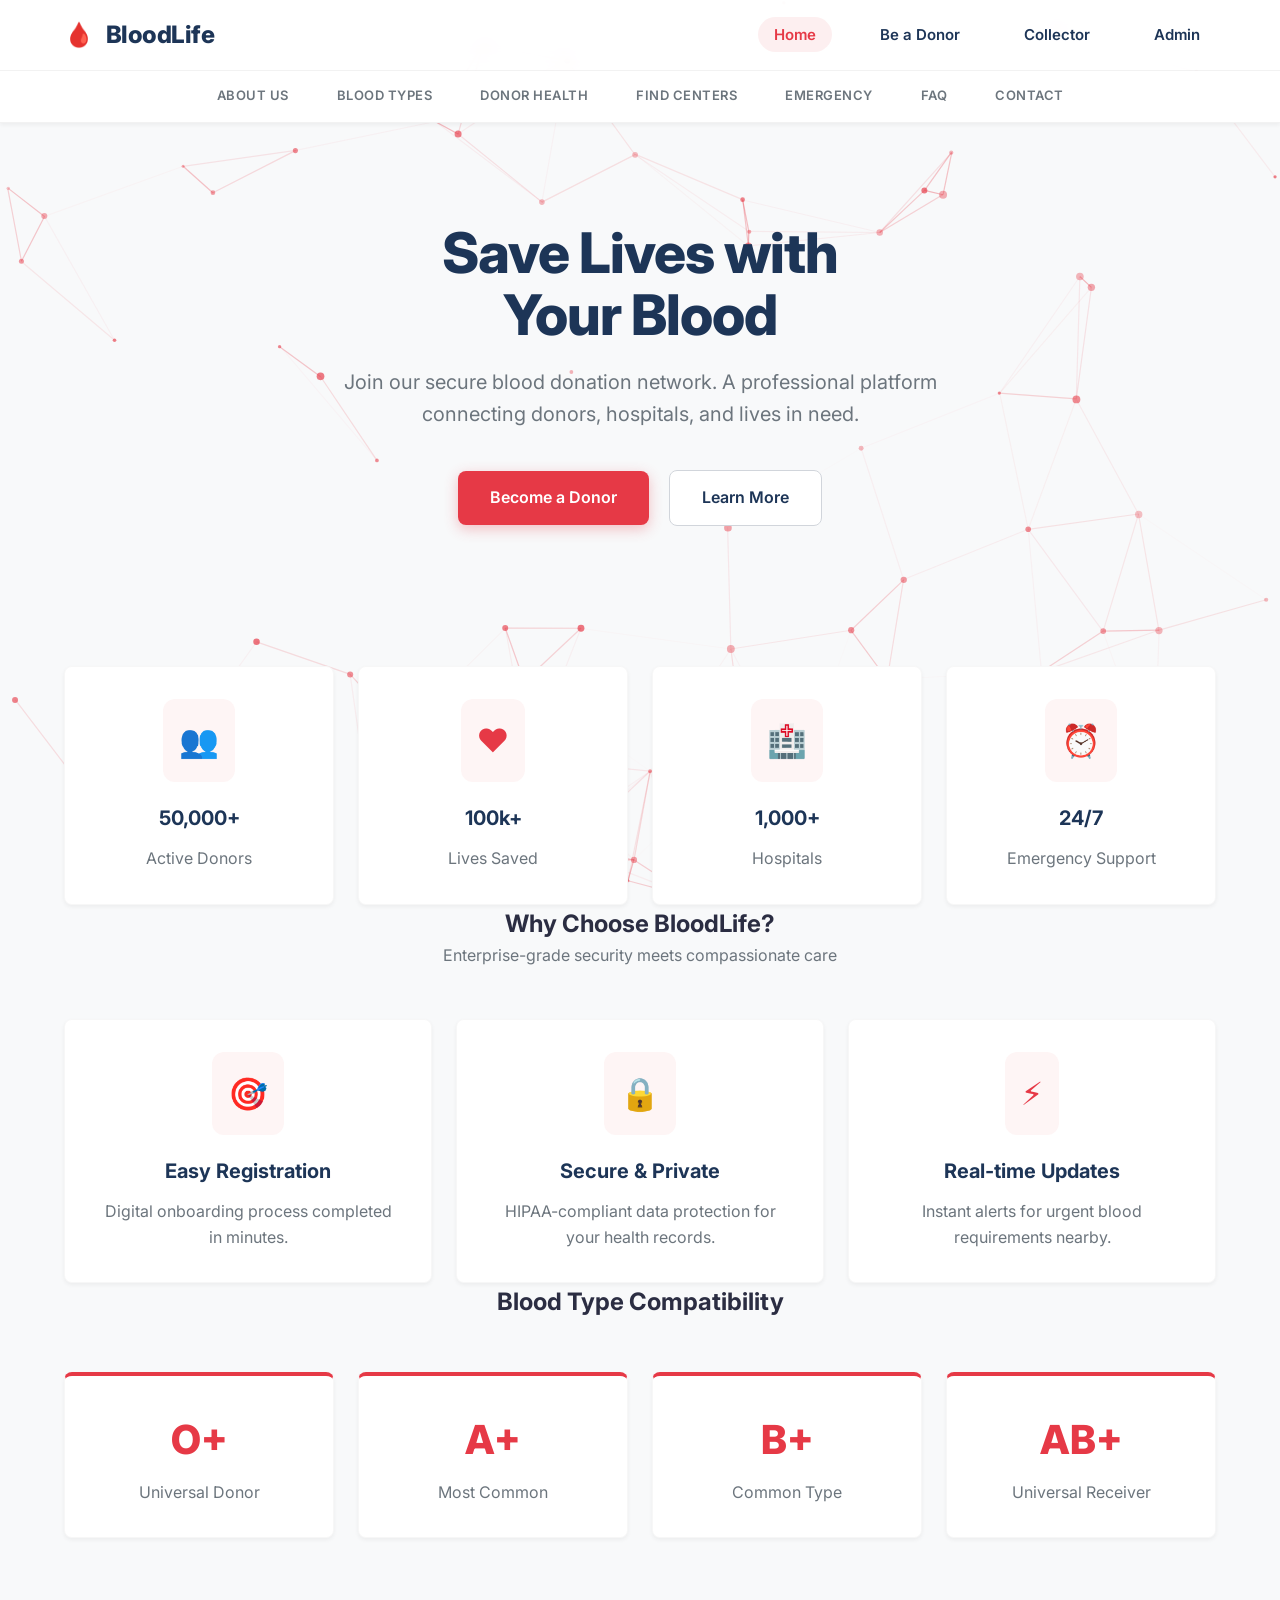
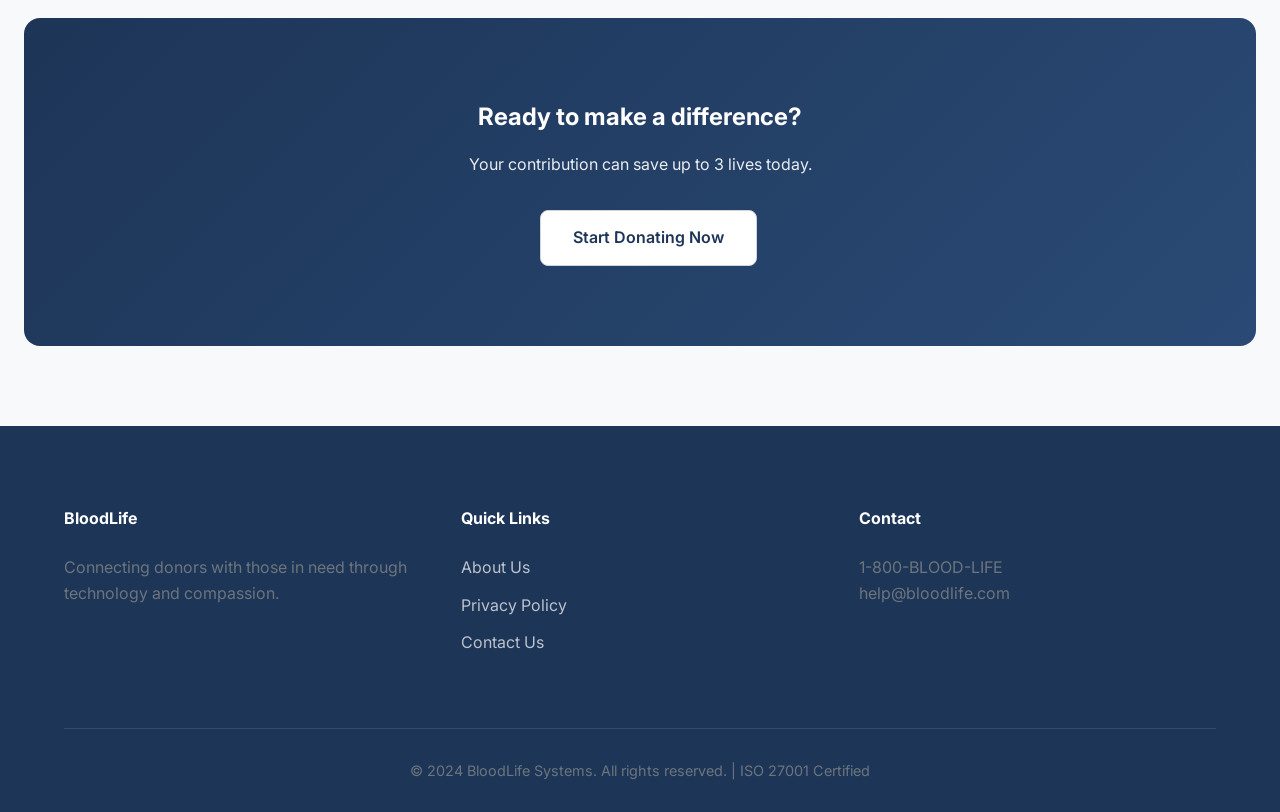
<file: index.html>
<!DOCTYPE html>
<html lang="en">
<head>
    <meta charset="UTF-8">
    <meta name="viewport" content="width=device-width, initial-scale=1.0">
    <title>BloodLife - Blood Bank Management</title>
    <link href="https://fonts.googleapis.com/css2?family=Inter:wght@400;500;600;700;800&display=swap" rel="stylesheet">
    <link rel="stylesheet" href="styles.css">
</head>
<body>
    <nav class="navbar">
        <div class="container">
            <div class="logo">
                <span class="logo-icon">🩸</span>
                <span class="logo-text">BloodLife</span>
            </div>
            <ul class="nav-links">
                <li><a href="index.html" class="active">Home</a></li>
                <li><a href="donor.html">Be a Donor</a></li>
                <li><a href="collector.html">Collector</a></li>
                <li><a href="admin.html">Admin</a></li>
            </ul>
        </div>
    </nav>

    <div class="taskbar">
        <div class="container">
            <a href="about.html" class="taskbar-link">About Us</a>
            <a href="blood-type-guide.html" class="taskbar-link">Blood Types</a>
            <a href="donor-health.html" class="taskbar-link">Donor Health</a>
            <a href="donation-centers.html" class="taskbar-link">Find Centers</a>
            <a href="emergency-services.html" class="taskbar-link">Emergency</a>
            <a href="faq.html" class="taskbar-link">FAQ</a>
            <a href="contact.html" class="taskbar-link">Contact</a>
        </div>
    </div>

    <section class="hero">
        <div class="container">
            <h1>Save Lives with<br>Your Blood</h1>
            <p>Join our secure blood donation network. A professional platform connecting donors, hospitals, and lives in need.</p>
            <div class="hero-buttons">
                <a href="donor.html" class="btn btn-primary">Become a Donor</a>
                <a href="#features" class="btn btn-secondary">Learn More</a>
            </div>
        </div>
    </section>

    <section class="stats">
        <div class="container">
            <div class="stats-grid">
                <div class="stat-card">
                    <div class="stat-icon">👥</div>
                    <h3>50,000+</h3>
                    <p>Active Donors</p>
                </div>
                <div class="stat-card">
                    <div class="stat-icon">❤️</div>
                    <h3>100k+</h3>
                    <p>Lives Saved</p>
                </div>
                <div class="stat-card">
                    <div class="stat-icon">🏥</div>
                    <h3>1,000+</h3>
                    <p>Hospitals</p>
                </div>
                <div class="stat-card">
                    <div class="stat-icon">⏰</div>
                    <h3>24/7</h3>
                    <p>Emergency Support</p>
                </div>
            </div>
        </div>
    </section>

    <section class="features" id="features">
        <div class="container">
            <div class="section-header" style="text-align: center; margin-bottom: 50px;">
                <h2>Why Choose BloodLife?</h2>
                <p>Enterprise-grade security meets compassionate care</p>
            </div>
            <div class="features-grid">
                <div class="feature-card">
                    <div class="feature-icon">🎯</div>
                    <h3>Easy Registration</h3>
                    <p>Digital onboarding process completed in minutes.</p>
                </div>
                <div class="feature-card">
                    <div class="feature-icon">🔒</div>
                    <h3>Secure & Private</h3>
                    <p>HIPAA-compliant data protection for your health records.</p>
                </div>
                <div class="feature-card">
                    <div class="feature-icon">⚡</div>
                    <h3>Real-time Updates</h3>
                    <p>Instant alerts for urgent blood requirements nearby.</p>
                </div>
            </div>
        </div>
    </section>

    <section class="blood-types">
        <div class="container">
            <div class="section-header" style="text-align: center; margin-bottom: 50px;">
                <h2>Blood Type Compatibility</h2>
            </div>
            <div class="blood-grid">
                <div class="blood-card">
                    <span class="blood-type">O+</span>
                    <p>Universal Donor</p>
                </div>
                <div class="blood-card">
                    <span class="blood-type">A+</span>
                    <p>Most Common</p>
                </div>
                <div class="blood-card">
                    <span class="blood-type">B+</span>
                    <p>Common Type</p>
                </div>
                <div class="blood-card">
                    <span class="blood-type">AB+</span>
                    <p>Universal Receiver</p>
                </div>
            </div>
        </div>
    </section>

    <section class="cta">
        <div class="container">
            <h2>Ready to make a difference?</h2>
            <p>Your contribution can save up to 3 lives today.</p>
            <a href="donor.html" class="btn btn-secondary">Start Donating Now</a>
        </div>
    </section>

    <footer class="footer">
        <div class="container">
            <div class="footer-line" style="display: grid; grid-template-columns: repeat(auto-fit, minmax(200px, 1fr)); gap: 40px;">
                <div class="footer-section">
                    <h4>BloodLife</h4>
                    <p>Connecting donors with those in need through technology and compassion.</p>
                </div>
                <div class="footer-section">
                    <h4>Quick Links</h4>
                    <ul>
                        <li><a href="about.html">About Us</a></li>
                        <li><a href="privacy.html">Privacy Policy</a></li>
                        <li><a href="contact.html">Contact Us</a></li>
                    </ul>
                </div>
                <div class="footer-section">
                    <h4>Contact</h4>
                    <p>1-800-BLOOD-LIFE</p>
                    <p>help@bloodlife.com</p>
                </div>
            </div>
            <div class="footer-bottom">
                <p>&copy; 2024 BloodLife Systems. All rights reserved. | ISO 27001 Certified</p>
            </div>
        </div>
    </footer>

    <script src="background.js"></script>
    <!-- The exact working paths since your files are in the folder -->
<link rel="stylesheet" href="https://logeshwaran2209.github.io/modular-web-bot/Modular-web-assistant/widget/widget.css">
<script type="module" src="https://logeshwaran2209.github.io/modular-web-bot/Modular-web-assistant/widget/chatbot-widget.js"></script>


</body>
</html>
</file>
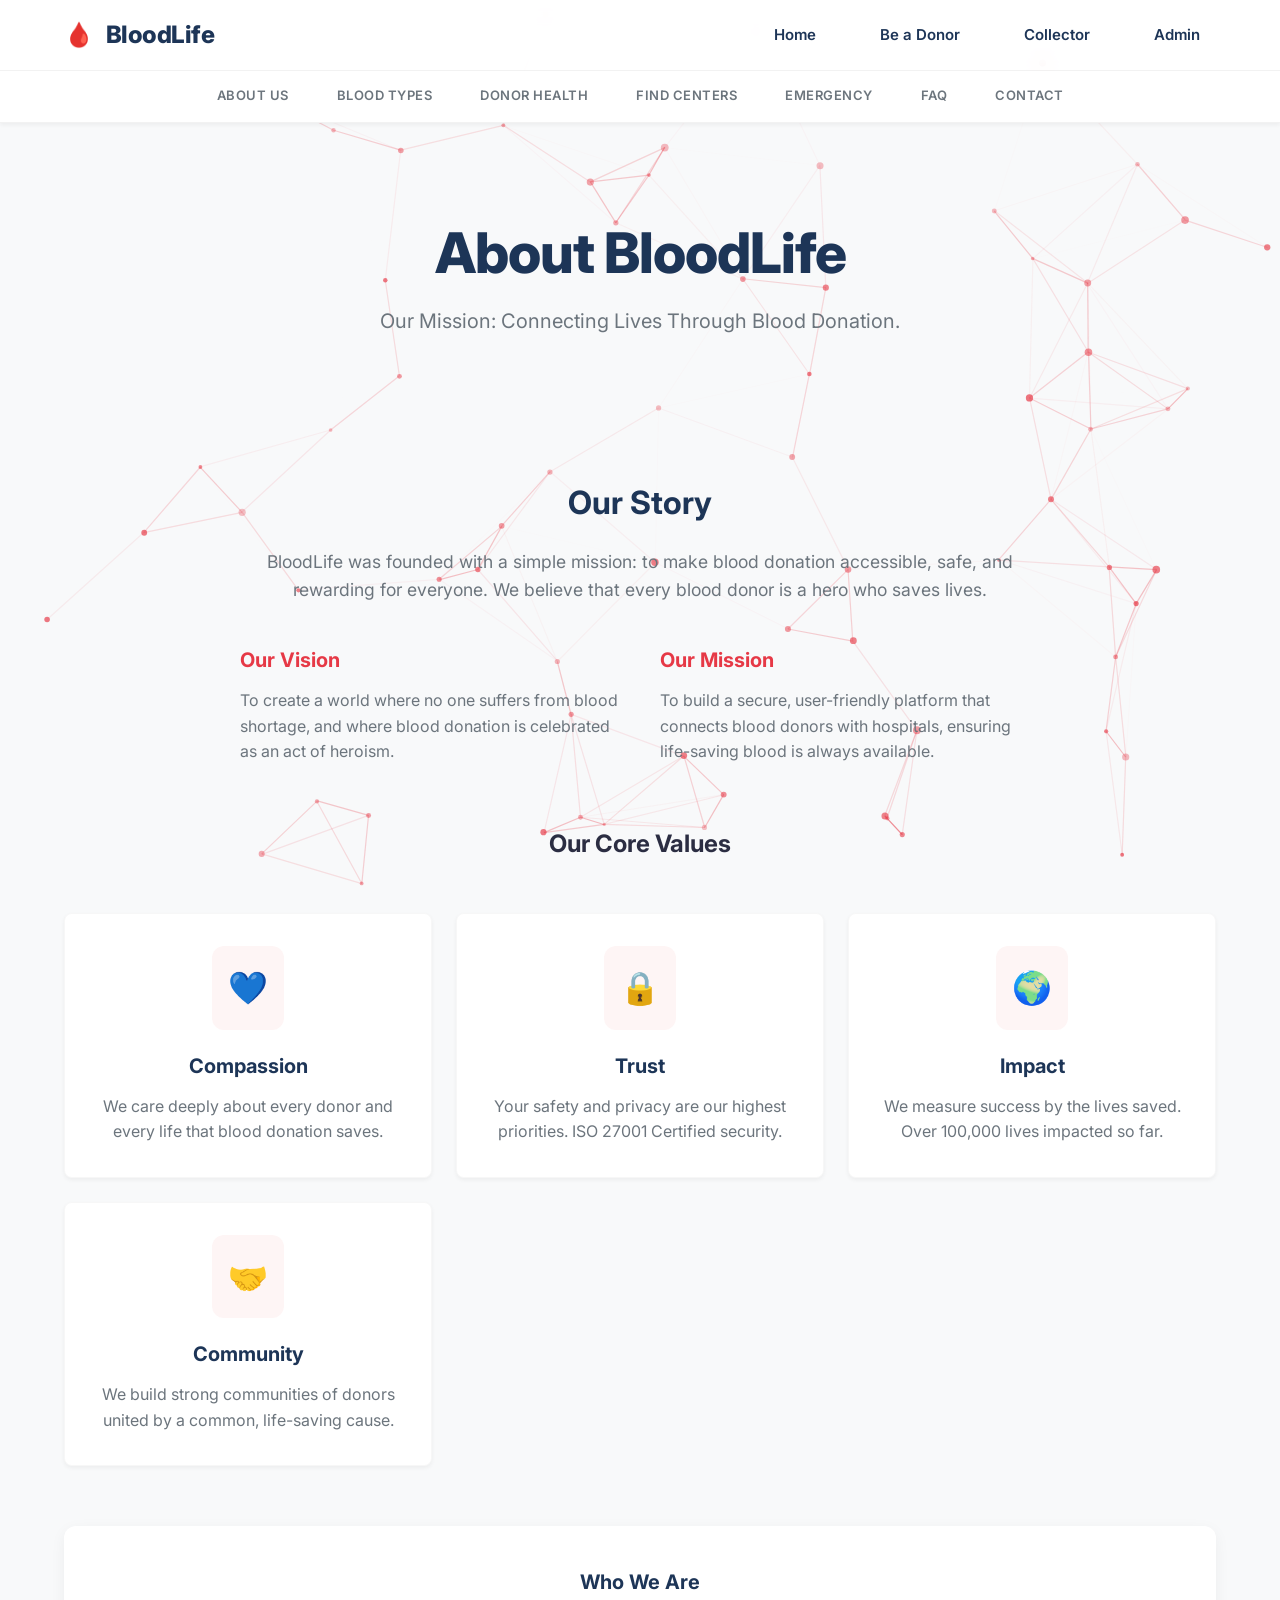
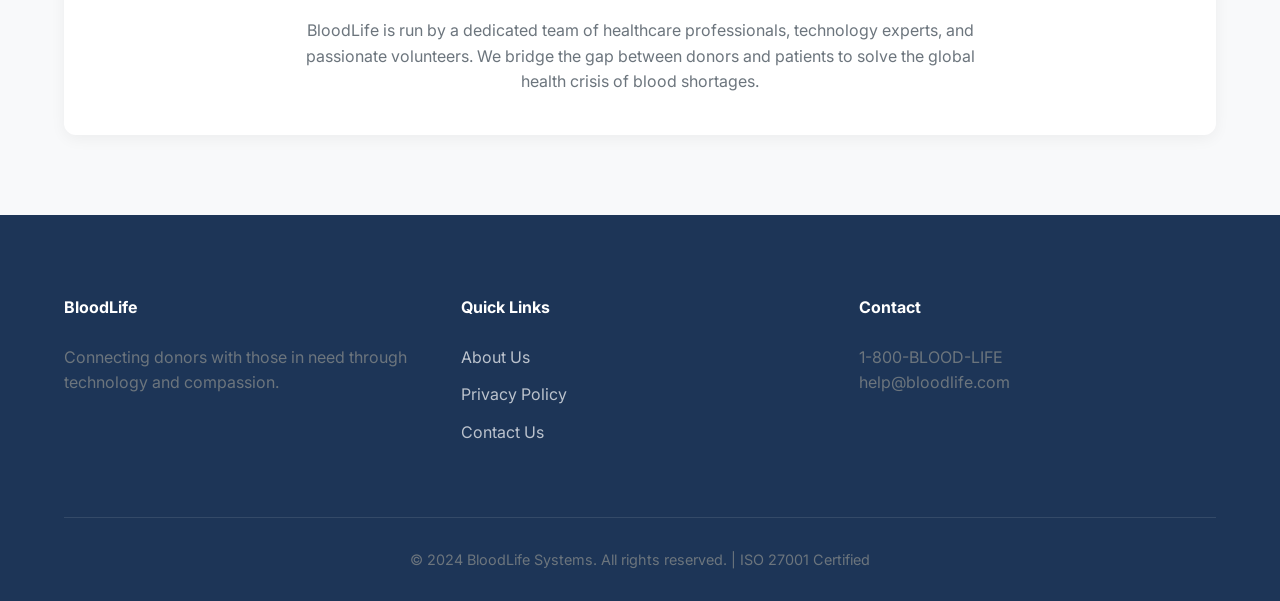
<file: about.html>
<!DOCTYPE html>
<html lang="en">
<head>
    <meta charset="UTF-8">
    <meta name="viewport" content="width=device-width, initial-scale=1.0">
    <title>About Us - BloodLife</title>
    <link href="https://fonts.googleapis.com/css2?family=Inter:wght@400;500;600;700;800&display=swap" rel="stylesheet">
    <link rel="stylesheet" href="styles.css">
</head>
<body>
    <nav class="navbar">
        <div class="container">
            <div class="logo">
                <span class="logo-icon">🩸</span>
                <span class="logo-text">BloodLife</span>
            </div>
            <ul class="nav-links">
                <li><a href="index.html">Home</a></li>
                <li><a href="donor.html">Be a Donor</a></li>
                <li><a href="collector.html">Collector</a></li>
                <li><a href="admin.html">Admin</a></li>
            </ul>
        </div>
    </nav>

    <div class="taskbar">
        <div class="container">
            <a href="about.html" class="taskbar-link active">About Us</a>
            <a href="blood-type-guide.html" class="taskbar-link">Blood Types</a>
            <a href="donor-health.html" class="taskbar-link">Donor Health</a>
            <a href="donation-centers.html" class="taskbar-link">Find Centers</a>
            <a href="emergency-services.html" class="taskbar-link">Emergency</a>
            <a href="faq.html" class="taskbar-link">FAQ</a>
            <a href="contact.html" class="taskbar-link">Contact</a>
        </div>
    </div>

    <section class="hero">
        <div class="container">
            <h1>About BloodLife</h1>
            <p>Our Mission: Connecting Lives Through Blood Donation.</p>
        </div>
    </section>

    <section class="info-section">
        <div class="container">
            <div style="max-width: 800px; margin: 0 auto 60px; text-align: center;">
                <h2 style="color: var(--secondary); margin-bottom: 20px; font-size: 2rem;">Our Story</h2>
                <p style="font-size: 1.1rem; color: var(--text-light); margin-bottom: 40px;">
                    BloodLife was founded with a simple mission: to make blood donation accessible, safe, and rewarding for everyone. 
                    We believe that every blood donor is a hero who saves lives.
                </p>
                
                <div style="display: grid; grid-template-columns: 1fr 1fr; gap: 40px; text-align: left;">
                    <div>
                        <h3 style="color: var(--primary);">Our Vision</h3>
                        <p>To create a world where no one suffers from blood shortage, and where blood donation is celebrated as an act of heroism.</p>
                    </div>
                    <div>
                        <h3 style="color: var(--primary);">Our Mission</h3>
                        <p>To build a secure, user-friendly platform that connects blood donors with hospitals, ensuring life-saving blood is always available.</p>
                    </div>
                </div>
            </div>

            <div class="section-header" style="text-align: center; margin-bottom: 50px;">
                <h2>Our Core Values</h2>
            </div>
            
            <div class="features-grid">
                <div class="feature-card">
                    <div class="feature-icon">💙</div>
                    <h3>Compassion</h3>
                    <p>We care deeply about every donor and every life that blood donation saves.</p>
                </div>
                <div class="feature-card">
                    <div class="feature-icon">🔒</div>
                    <h3>Trust</h3>
                    <p>Your safety and privacy are our highest priorities. ISO 27001 Certified security.</p>
                </div>
                <div class="feature-card">
                    <div class="feature-icon">🌍</div>
                    <h3>Impact</h3>
                    <p>We measure success by the lives saved. Over 100,000 lives impacted so far.</p>
                </div>
                <div class="feature-card">
                    <div class="feature-icon">🤝</div>
                    <h3>Community</h3>
                    <p>We build strong communities of donors united by a common, life-saving cause.</p>
                </div>
            </div>

            <div style="background: white; border-radius: 12px; padding: 40px; margin-top: 60px; box-shadow: 0 4px 15px rgba(0,0,0,0.05); text-align: center;">
                <h3>Who We Are</h3>
                <p style="max-width: 700px; margin: 20px auto 0;">
                    BloodLife is run by a dedicated team of healthcare professionals, technology experts, and passionate volunteers. 
                    We bridge the gap between donors and patients to solve the global health crisis of blood shortages.
                </p>
            </div>
        </div>
    </section>

    <footer class="footer">
        <div class="container">
            <div class="footer-line" style="display: grid; grid-template-columns: repeat(auto-fit, minmax(200px, 1fr)); gap: 40px;">
                <div class="footer-section">
                    <h4>BloodLife</h4>
                    <p>Connecting donors with those in need through technology and compassion.</p>
                </div>
                <div class="footer-section">
                    <h4>Quick Links</h4>
                    <ul>
                        <li><a href="about.html">About Us</a></li>
                        <li><a href="privacy.html">Privacy Policy</a></li>
                        <li><a href="contact.html">Contact Us</a></li>
                    </ul>
                </div>
                <div class="footer-section">
                    <h4>Contact</h4>
                    <p>1-800-BLOOD-LIFE</p>
                    <p>help@bloodlife.com</p>
                </div>
            </div>
            <div class="footer-bottom">
                <p>&copy; 2024 BloodLife Systems. All rights reserved. | ISO 27001 Certified</p>
            </div>
        </div>
    </footer>

    <script src="background.js"></script>
</body>
</html>
</file>
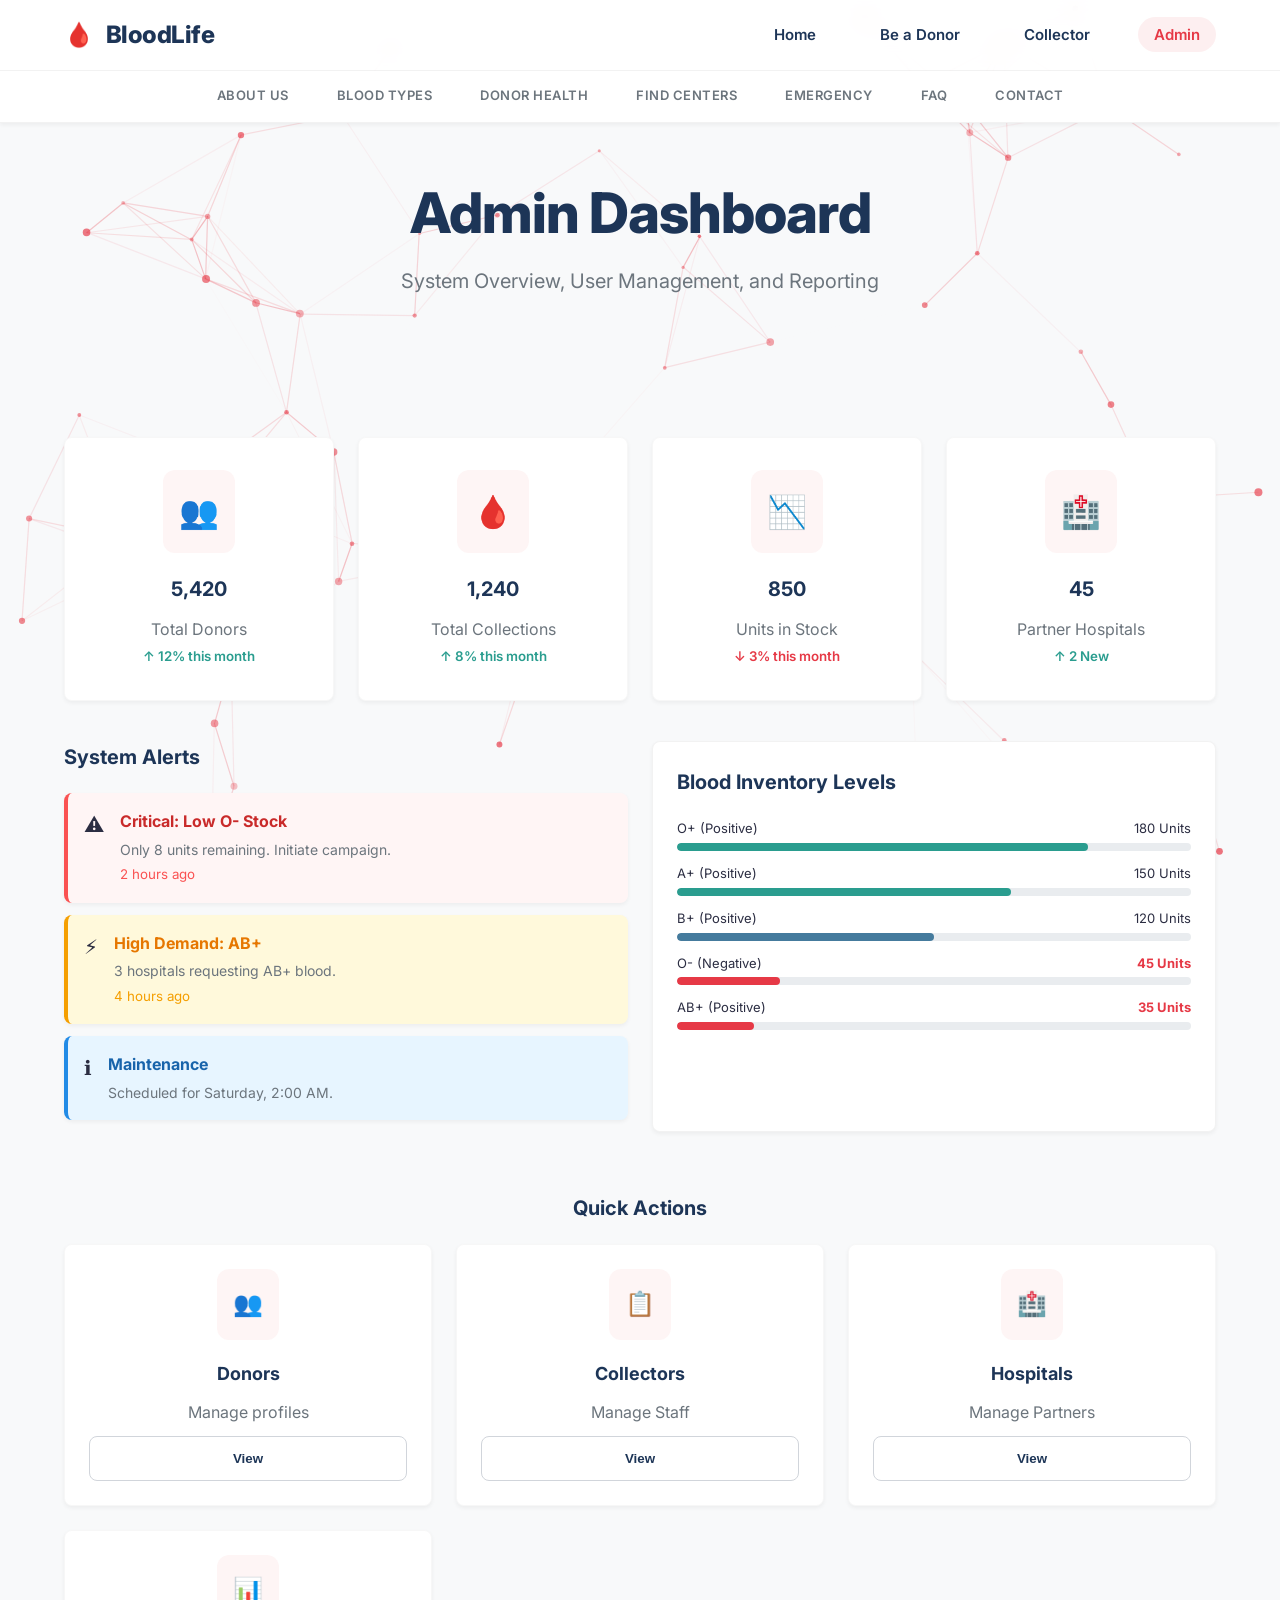
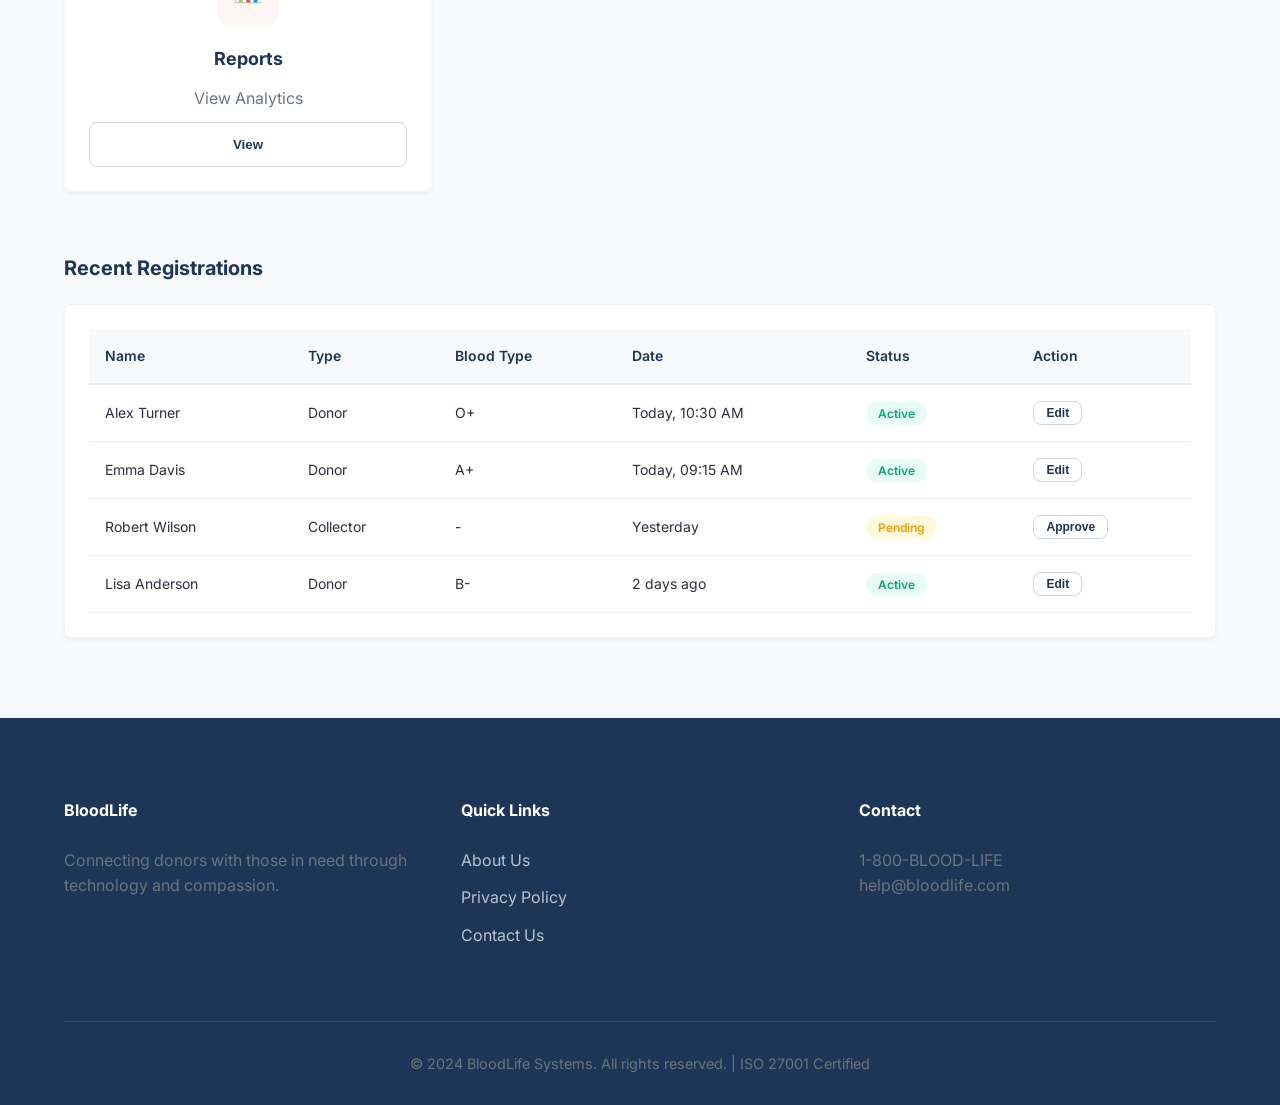
<file: admin.html>
<!DOCTYPE html>
<html lang="en">
<head>
    <meta charset="UTF-8">
    <meta name="viewport" content="width=device-width, initial-scale=1.0">
    <title>Admin Dashboard - BloodLife</title>
    <link href="https://fonts.googleapis.com/css2?family=Inter:wght@400;500;600;700;800&display=swap" rel="stylesheet">
    <link rel="stylesheet" href="styles.css">
    
    <style>
        /* Dashboard Grid Layouts */
        .dashboard-grid {
            display: grid;
            gap: 24px;
            margin-top: 40px;
        }

        /* Data Tables */
        .table-container {
            background: white;
            border-radius: var(--radius);
            padding: 24px;
            box-shadow: var(--shadow-sm);
            overflow-x: auto;
            border: 1px solid rgba(0,0,0,0.05);
        }
        
        table {
            width: 100%;
            border-collapse: collapse;
            font-size: 14px;
        }
        
        th {
            text-align: left;
            padding: 16px;
            background: #f8f9fa;
            color: var(--secondary);
            font-weight: 600;
            border-bottom: 2px solid #e9ecef;
        }
        
        td {
            padding: 16px;
            border-bottom: 1px solid #e9ecef;
            color: var(--text-dark);
        }
        
        tr:hover td { background: #f8f9fa; }

        /* Status Badges */
        .status-badge {
            padding: 4px 12px;
            border-radius: 50px;
            font-size: 12px;
            font-weight: 600;
        }
        .status-active { background: #e6fcf5; color: #0ca678; }
        .status-urgent { background: #fff5f5; color: #fa5252; }
        .status-warning { background: #fff9db; color: #f59f00; }

        /* Alerts */
        .alert-item {
            display: flex;
            gap: 16px;
            padding: 16px;
            border-radius: 8px;
            margin-bottom: 12px;
            border-left: 4px solid;
            background: white;
            box-shadow: var(--shadow-sm);
        }
        
        .alert-urgent { border-color: #fa5252; background: #fff5f5; }
        .alert-warning { border-color: #f59f00; background: #fff9db; }
        .alert-info { border-color: #228be6; background: #e7f5ff; }

        /* Simple Charts */
        .chart-bar-container { margin-bottom: 12px; }
        .chart-label { display: flex; justify-content: space-between; font-size: 13px; margin-bottom: 4px; }
        .chart-bg { height: 8px; background: #e9ecef; border-radius: 4px; overflow: hidden; }
        .chart-fill { height: 100%; border-radius: 4px; }
    </style>
</head>
<body>
    <nav class="navbar">
        <div class="container">
            <div class="logo">
                <span class="logo-icon">🩸</span>
                <span class="logo-text">BloodLife</span>
            </div>
            <ul class="nav-links">
                <li><a href="index.html">Home</a></li>
                <li><a href="donor.html">Be a Donor</a></li>
                <li><a href="collector.html">Collector</a></li>
                <li><a href="admin.html" class="active">Admin</a></li>
            </ul>
        </div>
    </nav>

    <div class="taskbar">
        <div class="container">
            <a href="about.html" class="taskbar-link">About Us</a>
            <a href="blood-type-guide.html" class="taskbar-link">Blood Types</a>
            <a href="donor-health.html" class="taskbar-link">Donor Health</a>
            <a href="donation-centers.html" class="taskbar-link">Find Centers</a>
            <a href="emergency-services.html" class="taskbar-link">Emergency</a>
            <a href="faq.html" class="taskbar-link">FAQ</a>
            <a href="contact.html" class="taskbar-link">Contact</a>
        </div>
    </div>

    <section class="hero" style="padding: 60px 0;">
        <div class="container">
            <h1>Admin Dashboard</h1>
            <p>System Overview, User Management, and Reporting</p>
        </div>
    </section>

    <div class="container">
        
        <div class="stats-grid">
            <div class="stat-card">
                <div class="stat-icon">👥</div>
                <h3>5,420</h3>
                <p>Total Donors</p>
                <small style="color: var(--success); font-weight: 600;">↑ 12% this month</small>
            </div>
            <div class="stat-card">
                <div class="stat-icon">🩸</div>
                <h3>1,240</h3>
                <p>Total Collections</p>
                <small style="color: var(--success); font-weight: 600;">↑ 8% this month</small>
            </div>
            <div class="stat-card">
                <div class="stat-icon">📉</div>
                <h3>850</h3>
                <p>Units in Stock</p>
                <small style="color: var(--primary); font-weight: 600;">↓ 3% this month</small>
            </div>
            <div class="stat-card">
                <div class="stat-icon">🏥</div>
                <h3>45</h3>
                <p>Partner Hospitals</p>
                <small style="color: var(--success); font-weight: 600;">↑ 2 New</small>
            </div>
        </div>

        <div class="dashboard-grid" style="grid-template-columns: repeat(auto-fit, minmax(300px, 1fr));">
            
            <div>
                <h3 style="margin-bottom: 20px;">System Alerts</h3>
                <div class="alert-item alert-urgent">
                    <div style="font-size: 20px;">⚠️</div>
                    <div>
                        <h4 style="color: #c92a2a; margin-bottom: 4px;">Critical: Low O- Stock</h4>
                        <p style="font-size: 14px; margin-bottom: 0;">Only 8 units remaining. Initiate campaign.</p>
                        <small style="color: #fa5252;">2 hours ago</small>
                    </div>
                </div>

                <div class="alert-item alert-warning">
                    <div style="font-size: 20px;">⚡</div>
                    <div>
                        <h4 style="color: #e67700; margin-bottom: 4px;">High Demand: AB+</h4>
                        <p style="font-size: 14px; margin-bottom: 0;">3 hospitals requesting AB+ blood.</p>
                        <small style="color: #f59f00;">4 hours ago</small>
                    </div>
                </div>

                <div class="alert-item alert-info">
                    <div style="font-size: 20px;">ℹ️</div>
                    <div>
                        <h4 style="color: #1864ab; margin-bottom: 4px;">Maintenance</h4>
                        <p style="font-size: 14px; margin-bottom: 0;">Scheduled for Saturday, 2:00 AM.</p>
                    </div>
                </div>
            </div>

            <div class="table-container">
                <h3 style="margin-bottom: 20px;">Blood Inventory Levels</h3>
                
                <div class="chart-bar-container">
                    <div class="chart-label"><span>O+ (Positive)</span> <span>180 Units</span></div>
                    <div class="chart-bg"><div class="chart-fill" style="width: 80%; background: var(--success);"></div></div>
                </div>

                <div class="chart-bar-container">
                    <div class="chart-label"><span>A+ (Positive)</span> <span>150 Units</span></div>
                    <div class="chart-bg"><div class="chart-fill" style="width: 65%; background: var(--success);"></div></div>
                </div>

                <div class="chart-bar-container">
                    <div class="chart-label"><span>B+ (Positive)</span> <span>120 Units</span></div>
                    <div class="chart-bg"><div class="chart-fill" style="width: 50%; background: var(--accent);"></div></div>
                </div>

                <div class="chart-bar-container">
                    <div class="chart-label"><span>O- (Negative)</span> <span style="color: var(--primary); font-weight: bold;">45 Units</span></div>
                    <div class="chart-bg"><div class="chart-fill" style="width: 20%; background: var(--primary);"></div></div>
                </div>

                <div class="chart-bar-container">
                    <div class="chart-label"><span>AB+ (Positive)</span> <span style="color: var(--primary); font-weight: bold;">35 Units</span></div>
                    <div class="chart-bg"><div class="chart-fill" style="width: 15%; background: var(--primary);"></div></div>
                </div>
            </div>
        </div>

        <h3 style="margin-top: 60px; margin-bottom: 20px; text-align: center;">Quick Actions</h3>
        <div class="features-grid" style="margin-top: 0;">
            <div class="feature-card" style="padding: 24px;">
                <div class="feature-icon" style="font-size: 24px;">👥</div>
                <h3 style="font-size: 18px;">Donors</h3>
                <p>Manage profiles</p>
                <button class="btn btn-secondary" style="margin: 10px 0 0; width: 100%;">View</button>
            </div>
            <div class="feature-card" style="padding: 24px;">
                <div class="feature-icon" style="font-size: 24px;">📋</div>
                <h3 style="font-size: 18px;">Collectors</h3>
                <p>Manage Staff</p>
                <button class="btn btn-secondary" style="margin: 10px 0 0; width: 100%;">View</button>
            </div>
            <div class="feature-card" style="padding: 24px;">
                <div class="feature-icon" style="font-size: 24px;">🏥</div>
                <h3 style="font-size: 18px;">Hospitals</h3>
                <p>Manage Partners</p>
                <button class="btn btn-secondary" style="margin: 10px 0 0; width: 100%;">View</button>
            </div>
            <div class="feature-card" style="padding: 24px;">
                <div class="feature-icon" style="font-size: 24px;">📊</div>
                <h3 style="font-size: 18px;">Reports</h3>
                <p>View Analytics</p>
                <button class="btn btn-secondary" style="margin: 10px 0 0; width: 100%;">View</button>
            </div>
        </div>

        <h3 style="margin-top: 60px; margin-bottom: 20px;">Recent Registrations</h3>
        <div class="table-container">
            <table>
                <thead>
                    <tr>
                        <th>Name</th>
                        <th>Type</th>
                        <th>Blood Type</th>
                        <th>Date</th>
                        <th>Status</th>
                        <th>Action</th>
                    </tr>
                </thead>
                <tbody>
                    <tr>
                        <td>Alex Turner</td>
                        <td>Donor</td>
                        <td>O+</td>
                        <td>Today, 10:30 AM</td>
                        <td><span class="status-badge status-active">Active</span></td>
                        <td><button class="btn btn-secondary" style="padding: 4px 12px; font-size: 12px; margin: 0;">Edit</button></td>
                    </tr>
                    <tr>
                        <td>Emma Davis</td>
                        <td>Donor</td>
                        <td>A+</td>
                        <td>Today, 09:15 AM</td>
                        <td><span class="status-badge status-active">Active</span></td>
                        <td><button class="btn btn-secondary" style="padding: 4px 12px; font-size: 12px; margin: 0;">Edit</button></td>
                    </tr>
                    <tr>
                        <td>Robert Wilson</td>
                        <td>Collector</td>
                        <td>-</td>
                        <td>Yesterday</td>
                        <td><span class="status-badge status-warning">Pending</span></td>
                        <td><button class="btn btn-secondary" style="padding: 4px 12px; font-size: 12px; margin: 0;">Approve</button></td>
                    </tr>
                    <tr>
                        <td>Lisa Anderson</td>
                        <td>Donor</td>
                        <td>B-</td>
                        <td>2 days ago</td>
                        <td><span class="status-badge status-active">Active</span></td>
                        <td><button class="btn btn-secondary" style="padding: 4px 12px; font-size: 12px; margin: 0;">Edit</button></td>
                    </tr>
                </tbody>
            </table>
        </div>
    </div>

    <footer class="footer">
        <div class="container">
            <div class="footer-line" style="display: grid; grid-template-columns: repeat(auto-fit, minmax(200px, 1fr)); gap: 40px;">
                <div class="footer-section">
                    <h4>BloodLife</h4>
                    <p>Connecting donors with those in need through technology and compassion.</p>
                </div>
                <div class="footer-section">
                    <h4>Quick Links</h4>
                    <ul>
                        <li><a href="about.html">About Us</a></li>
                        <li><a href="privacy.html">Privacy Policy</a></li>
                        <li><a href="contact.html">Contact Us</a></li>
                    </ul>
                </div>
                <div class="footer-section">
                    <h4>Contact</h4>
                    <p>1-800-BLOOD-LIFE</p>
                    <p>help@bloodlife.com</p>
                </div>
            </div>
            <div class="footer-bottom">
                <p>&copy; 2024 BloodLife Systems. All rights reserved. | ISO 27001 Certified</p>
            </div>
        </div>
    </footer>

    <script src="background.js"></script>
</body>
</html>
</file>
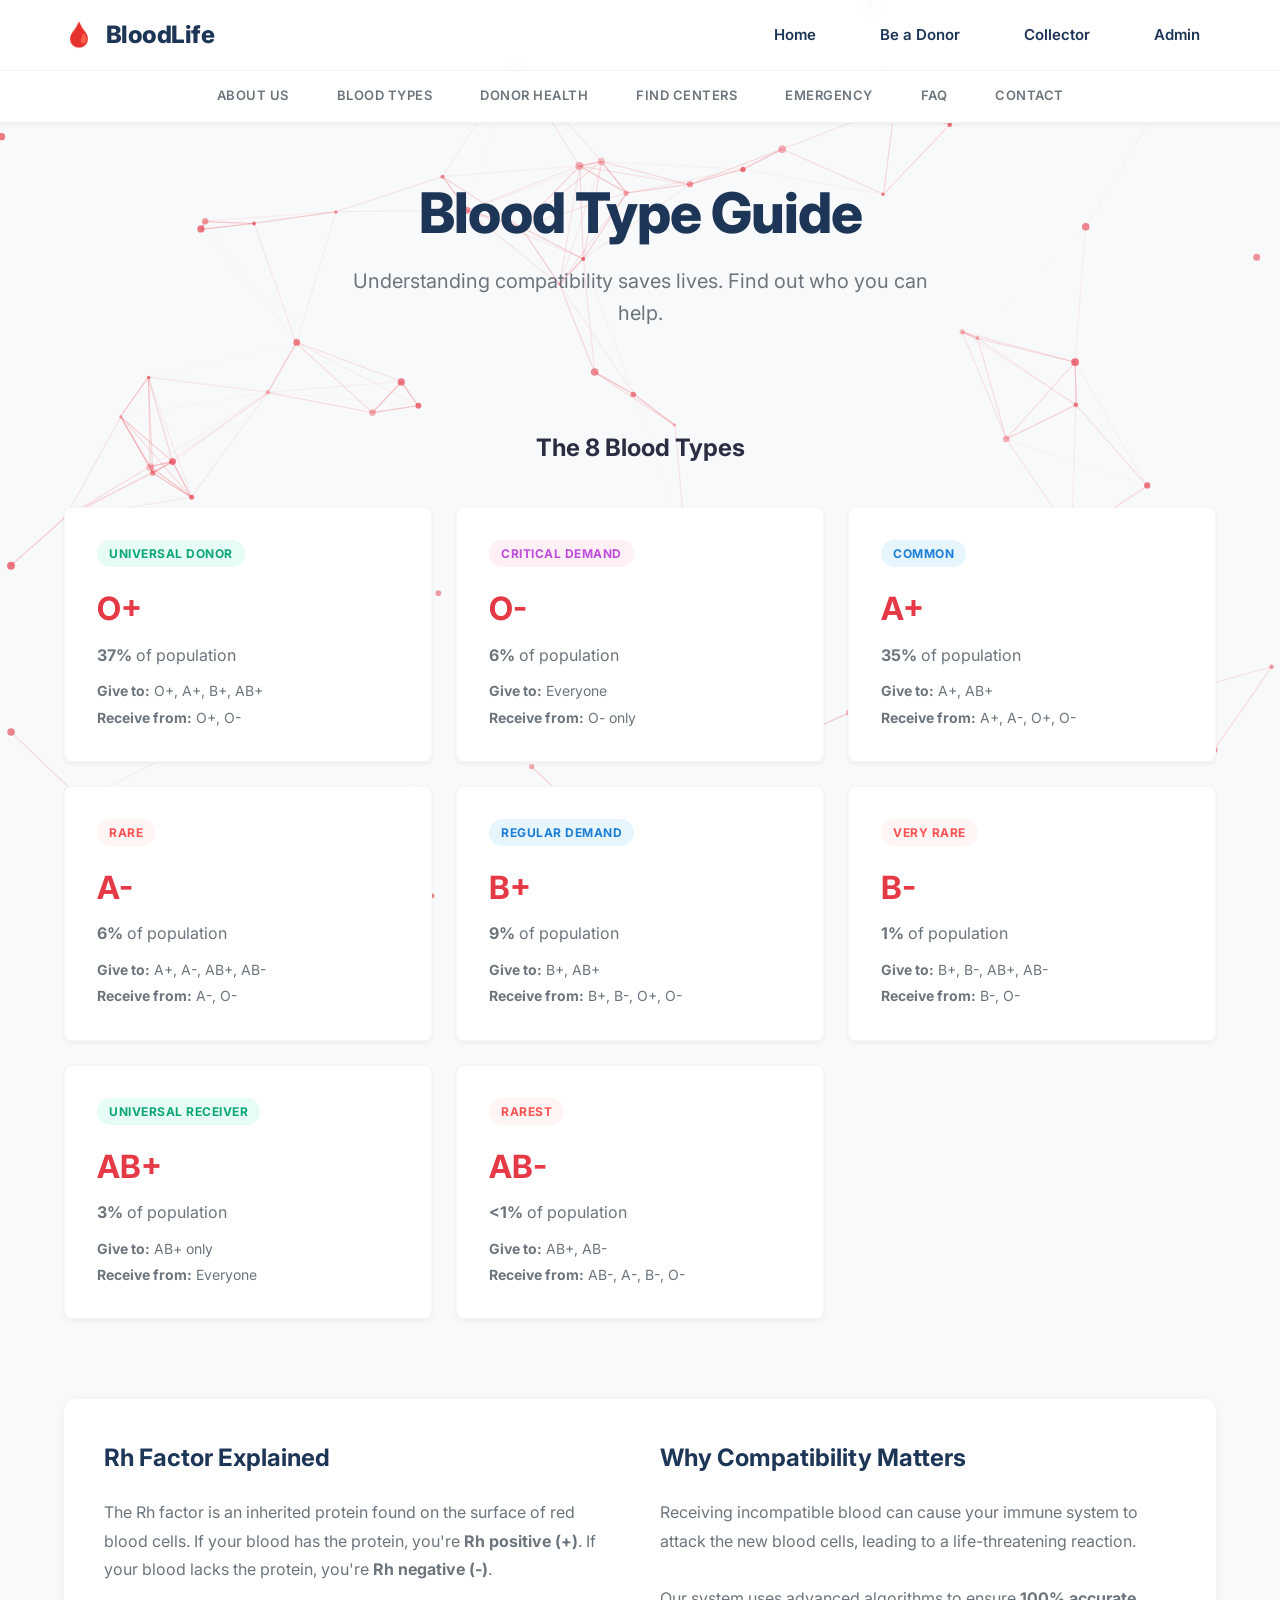
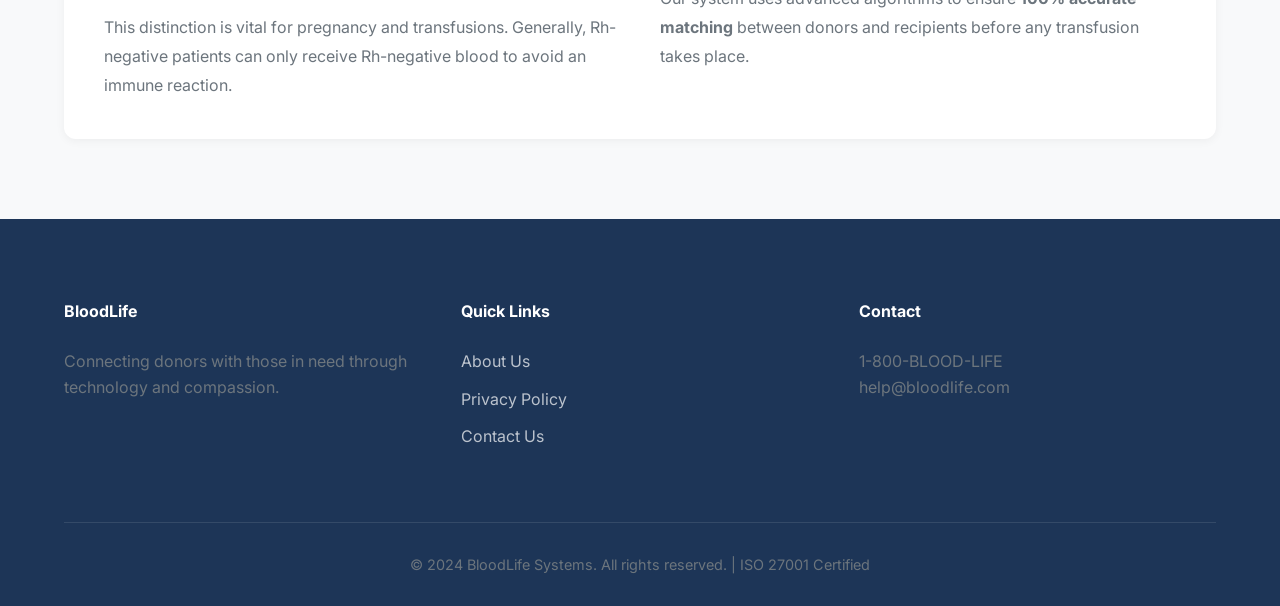
<file: blood-type-guide.html>
<!DOCTYPE html>
<html lang="en">
<head>
    <meta charset="UTF-8">
    <meta name="viewport" content="width=device-width, initial-scale=1.0">
    <title>Blood Type Guide - BloodLife</title>
    <link href="https://fonts.googleapis.com/css2?family=Inter:wght@400;500;600;700;800&display=swap" rel="stylesheet">
    <link rel="stylesheet" href="styles.css">
    
    <style>
        .type-badge {
            display: inline-block;
            padding: 4px 12px;
            border-radius: 50px;
            font-size: 12px;
            font-weight: 700;
            text-transform: uppercase;
            letter-spacing: 0.5px;
            margin-bottom: 16px;
        }
        .badge-universal { background: #e6fcf5; color: #0ca678; }
        .badge-common { background: #e7f5ff; color: #1c7ed6; }
        .badge-rare { background: #fff5f5; color: #fa5252; }
        .badge-critical { background: #fff0f6; color: #be4bdb; }

        .blood-card-detail {
            text-align: left; /* Better readability for lists */
        }
        .blood-card-detail h3 {
            font-size: 2rem;
            color: var(--primary);
            margin-bottom: 8px;
        }
    </style>
</head>
<body>
    <nav class="navbar">
        <div class="container">
            <div class="logo">
                <span class="logo-icon">🩸</span>
                <span class="logo-text">BloodLife</span>
            </div>
            <ul class="nav-links">
                <li><a href="index.html">Home</a></li>
                <li><a href="donor.html">Be a Donor</a></li>
                <li><a href="collector.html">Collector</a></li>
                <li><a href="admin.html">Admin</a></li>
            </ul>
        </div>
    </nav>

    <div class="taskbar">
        <div class="container">
            <a href="about.html" class="taskbar-link">About Us</a>
            <a href="blood-type-guide.html" class="taskbar-link active">Blood Types</a>
            <a href="donor-health.html" class="taskbar-link">Donor Health</a>
            <a href="donation-centers.html" class="taskbar-link">Find Centers</a>
            <a href="emergency-services.html" class="taskbar-link">Emergency</a>
            <a href="faq.html" class="taskbar-link">FAQ</a>
            <a href="contact.html" class="taskbar-link">Contact</a>
        </div>
    </div>

    <section class="hero" style="padding: 60px 0;">
        <div class="container">
            <h1>Blood Type Guide</h1>
            <p>Understanding compatibility saves lives. Find out who you can help.</p>
        </div>
    </section>

    <section class="guide-section">
        <div class="container">
            <div class="section-header" style="text-align: center; margin-bottom: 40px;">
                <h2>The 8 Blood Types</h2>
            </div>
            
            <div class="stats-grid" style="grid-template-columns: repeat(auto-fit, minmax(280px, 1fr));">
                
                <div class="stat-card blood-card-detail">
                    <span class="type-badge badge-universal">Universal Donor</span>
                    <h3>O+</h3>
                    <p style="margin-bottom: 12px;"><strong>37%</strong> of population</p>
                    <p style="font-size: 14px; margin-bottom: 4px;"><strong>Give to:</strong> O+, A+, B+, AB+</p>
                    <p style="font-size: 14px;"><strong>Receive from:</strong> O+, O-</p>
                </div>

                <div class="stat-card blood-card-detail">
                    <span class="type-badge badge-critical">Critical Demand</span>
                    <h3>O-</h3>
                    <p style="margin-bottom: 12px;"><strong>6%</strong> of population</p>
                    <p style="font-size: 14px; margin-bottom: 4px;"><strong>Give to:</strong> Everyone</p>
                    <p style="font-size: 14px;"><strong>Receive from:</strong> O- only</p>
                </div>

                <div class="stat-card blood-card-detail">
                    <span class="type-badge badge-common">Common</span>
                    <h3>A+</h3>
                    <p style="margin-bottom: 12px;"><strong>35%</strong> of population</p>
                    <p style="font-size: 14px; margin-bottom: 4px;"><strong>Give to:</strong> A+, AB+</p>
                    <p style="font-size: 14px;"><strong>Receive from:</strong> A+, A-, O+, O-</p>
                </div>

                <div class="stat-card blood-card-detail">
                    <span class="type-badge badge-rare">Rare</span>
                    <h3>A-</h3>
                    <p style="margin-bottom: 12px;"><strong>6%</strong> of population</p>
                    <p style="font-size: 14px; margin-bottom: 4px;"><strong>Give to:</strong> A+, A-, AB+, AB-</p>
                    <p style="font-size: 14px;"><strong>Receive from:</strong> A-, O-</p>
                </div>

                <div class="stat-card blood-card-detail">
                    <span class="type-badge badge-common">Regular Demand</span>
                    <h3>B+</h3>
                    <p style="margin-bottom: 12px;"><strong>9%</strong> of population</p>
                    <p style="font-size: 14px; margin-bottom: 4px;"><strong>Give to:</strong> B+, AB+</p>
                    <p style="font-size: 14px;"><strong>Receive from:</strong> B+, B-, O+, O-</p>
                </div>

                <div class="stat-card blood-card-detail">
                    <span class="type-badge badge-rare">Very Rare</span>
                    <h3>B-</h3>
                    <p style="margin-bottom: 12px;"><strong>1%</strong> of population</p>
                    <p style="font-size: 14px; margin-bottom: 4px;"><strong>Give to:</strong> B+, B-, AB+, AB-</p>
                    <p style="font-size: 14px;"><strong>Receive from:</strong> B-, O-</p>
                </div>

                <div class="stat-card blood-card-detail">
                    <span class="type-badge badge-universal">Universal Receiver</span>
                    <h3>AB+</h3>
                    <p style="margin-bottom: 12px;"><strong>3%</strong> of population</p>
                    <p style="font-size: 14px; margin-bottom: 4px;"><strong>Give to:</strong> AB+ only</p>
                    <p style="font-size: 14px;"><strong>Receive from:</strong> Everyone</p>
                </div>

                <div class="stat-card blood-card-detail">
                    <span class="type-badge badge-rare">Rarest</span>
                    <h3>AB-</h3>
                    <p style="margin-bottom: 12px;"><strong>&lt;1%</strong> of population</p>
                    <p style="font-size: 14px; margin-bottom: 4px;"><strong>Give to:</strong> AB+, AB-</p>
                    <p style="font-size: 14px;"><strong>Receive from:</strong> AB-, A-, B-, O-</p>
                </div>
            </div>

            <div style="margin-top: 80px; background: white; border-radius: 12px; padding: 40px; box-shadow: 0 2px 10px rgba(0,0,0,0.05);">
                <div style="display: grid; grid-template-columns: repeat(auto-fit, minmax(300px, 1fr)); gap: 40px;">
                    <div>
                        <h2 style="color: var(--secondary); margin-bottom: 20px;">Rh Factor Explained</h2>
                        <p style="color: var(--text-light); line-height: 1.8;">
                            The Rh factor is an inherited protein found on the surface of red blood cells. If your blood has the protein, you're <strong>Rh positive (+)</strong>. If your blood lacks the protein, you're <strong>Rh negative (-)</strong>.
                            <br><br>
                            This distinction is vital for pregnancy and transfusions. Generally, Rh-negative patients can only receive Rh-negative blood to avoid an immune reaction.
                        </p>
                    </div>
                    <div>
                        <h2 style="color: var(--secondary); margin-bottom: 20px;">Why Compatibility Matters</h2>
                        <p style="color: var(--text-light); line-height: 1.8;">
                            Receiving incompatible blood can cause your immune system to attack the new blood cells, leading to a life-threatening reaction.
                            <br><br>
                            Our system uses advanced algorithms to ensure <strong>100% accurate matching</strong> between donors and recipients before any transfusion takes place.
                        </p>
                    </div>
                </div>
            </div>
        </div>
    </section>

    <footer class="footer">
        <div class="container">
            <div class="footer-line" style="display: grid; grid-template-columns: repeat(auto-fit, minmax(200px, 1fr)); gap: 40px;">
                <div class="footer-section">
                    <h4>BloodLife</h4>
                    <p>Connecting donors with those in need through technology and compassion.</p>
                </div>
                <div class="footer-section">
                    <h4>Quick Links</h4>
                    <ul>
                        <li><a href="about.html">About Us</a></li>
                        <li><a href="privacy.html">Privacy Policy</a></li>
                        <li><a href="contact.html">Contact Us</a></li>
                    </ul>
                </div>
                <div class="footer-section">
                    <h4>Contact</h4>
                    <p>1-800-BLOOD-LIFE</p>
                    <p>help@bloodlife.com</p>
                </div>
            </div>
            <div class="footer-bottom">
                <p>&copy; 2024 BloodLife Systems. All rights reserved. | ISO 27001 Certified</p>
            </div>
        </div>
    </footer>

    <script src="background.js"></script>
</body>
</html>
</file>
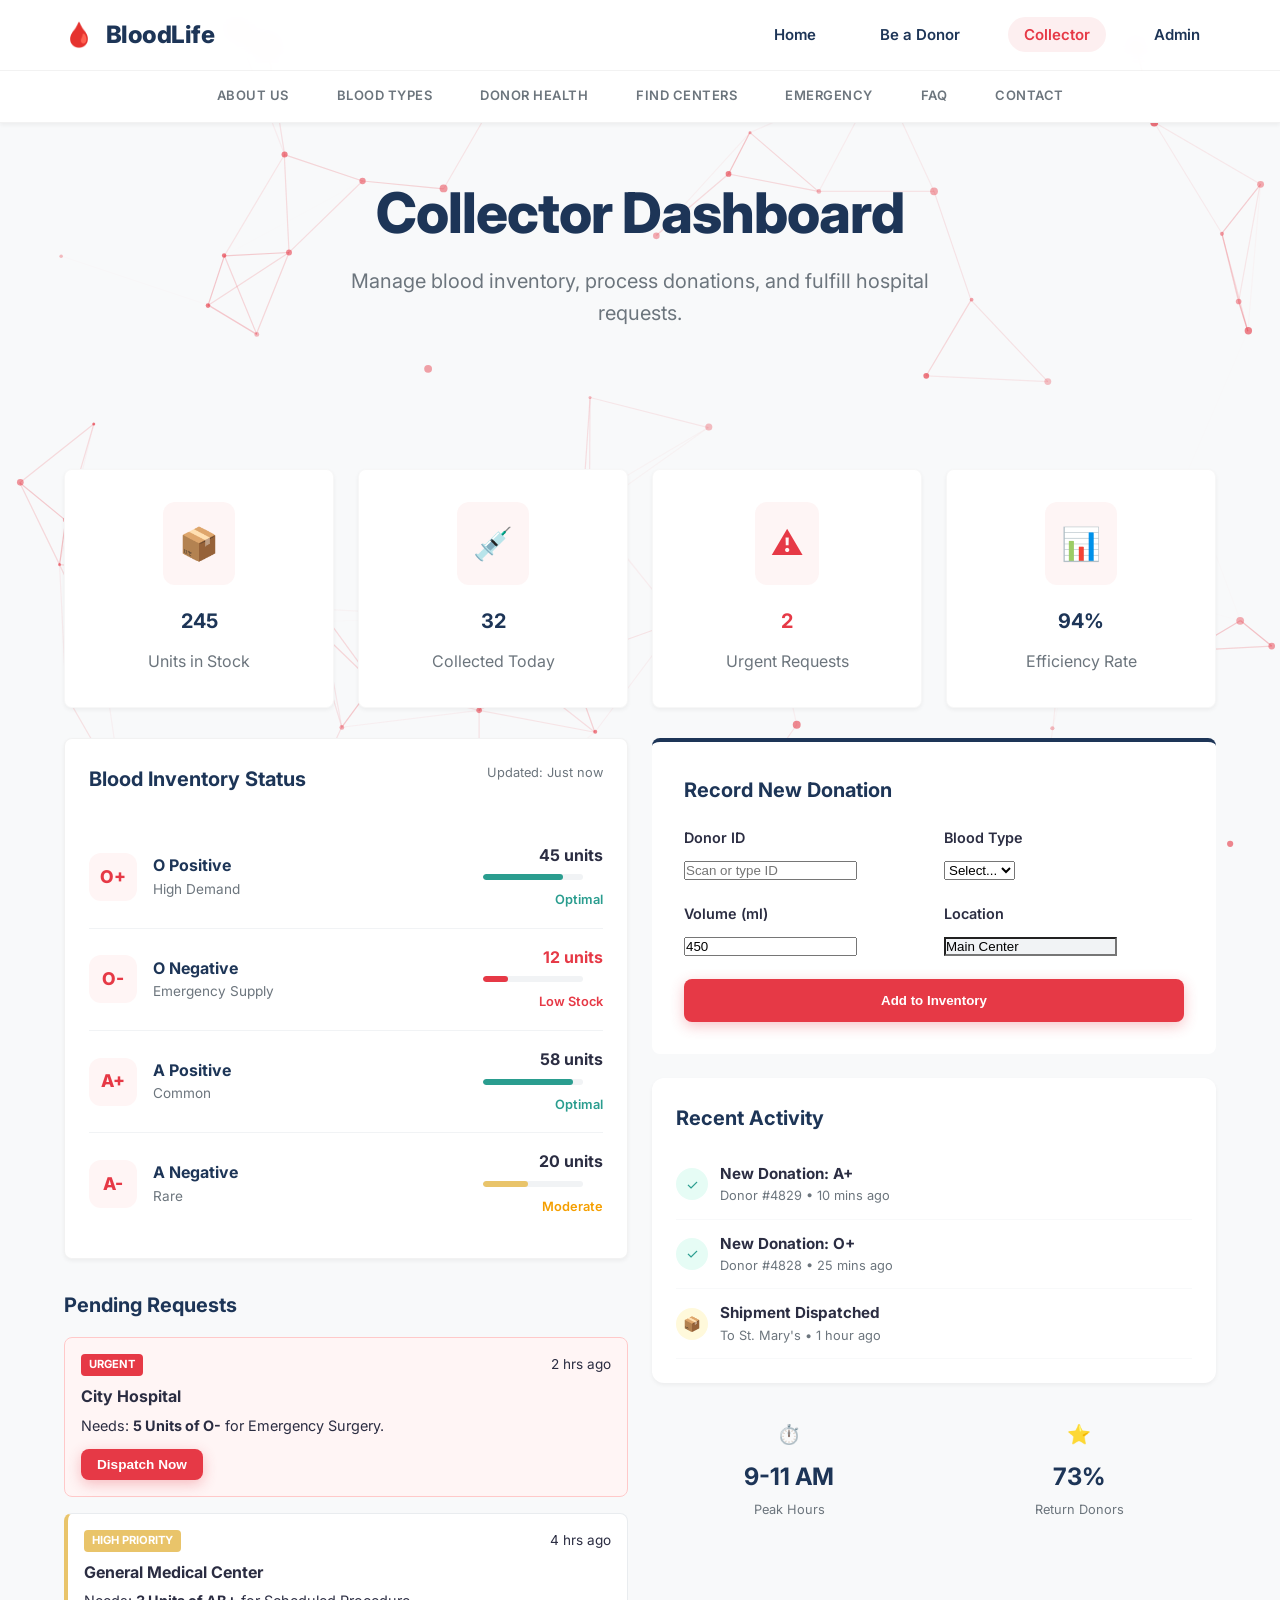
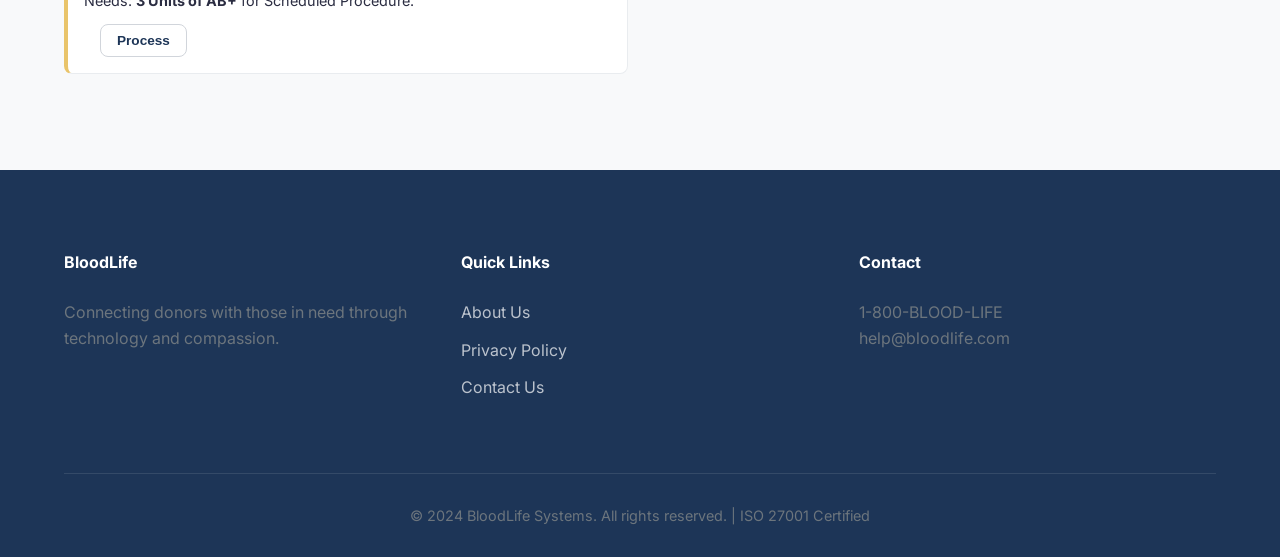
<file: collector.html>
<!DOCTYPE html>
<html lang="en">
<head>
    <meta charset="UTF-8">
    <meta name="viewport" content="width=device-width, initial-scale=1.0">
    <title>Collector Dashboard - BloodLife</title>
    <link href="https://fonts.googleapis.com/css2?family=Inter:wght@400;500;600;700;800&display=swap" rel="stylesheet">
    <link rel="stylesheet" href="styles.css">
    
    <style>
        .collector-main {
            display: grid;
            grid-template-columns: 1fr 1fr;
            gap: 24px;
            margin-top: 30px;
        }

        @media (max-width: 992px) {
            .collector-main {
                grid-template-columns: 1fr;
            }
        }

        /* Inventory Items */
        .inventory-section {
            background: white;
            border-radius: var(--radius);
            padding: 24px;
            box-shadow: var(--shadow-sm);
            border: 1px solid rgba(0,0,0,0.05);
        }

        .inventory-item {
            display: flex;
            align-items: center;
            justify-content: space-between;
            padding: 16px 0;
            border-bottom: 1px solid #f1f3f5;
        }

        .inventory-item:last-child {
            border-bottom: none;
        }

        .blood-type-badge {
            width: 48px;
            height: 48px;
            background: #fff5f5;
            color: var(--primary);
            border-radius: 12px;
            display: flex;
            align-items: center;
            justify-content: center;
            font-weight: 800;
            font-size: 1.1rem;
            margin-right: 16px;
        }

        .inventory-info h4 {
            margin: 0;
            font-size: 1rem;
            color: var(--secondary);
        }

        .inventory-info p {
            margin: 0;
            font-size: 0.85rem;
            color: var(--text-light);
        }

        .inventory-stats {
            text-align: right;
            min-width: 120px;
        }

        .inventory-bar {
            width: 100px;
            height: 6px;
            background: #f1f3f5;
            border-radius: 3px;
            margin: 6px 0;
            overflow: hidden;
        }

        .bar-fill {
            height: 100%;
            background: var(--success);
            border-radius: 3px;
        }

        .bar-fill.warning { background: var(--warning); }
        .bar-fill.critical { background: var(--primary); }

        .status-critical { color: var(--primary); font-size: 0.8rem; font-weight: 600; }
        .status-warning { color: #f59f00; font-size: 0.8rem; font-weight: 600; }
        .status-good { color: var(--success); font-size: 0.8rem; font-weight: 600; }

        /* Requests */
        .request-item {
            background: white;
            border: 1px solid #e9ecef;
            border-radius: 8px;
            padding: 16px;
            margin-bottom: 16px;
            border-left: 4px solid var(--secondary);
        }

        .request-item.urgent { border-left-color: var(--primary); background: #fff5f5; border: 1px solid #ffc9c9; }
        .request-item.high { border-left-color: var(--warning); }

        .request-header {
            display: flex;
            justify-content: space-between;
            margin-bottom: 8px;
            font-size: 0.85rem;
        }

        .request-badge {
            padding: 2px 8px;
            border-radius: 4px;
            font-weight: 700;
            text-transform: uppercase;
            font-size: 0.7rem;
        }
        .request-badge.urgent { background: var(--primary); color: white; }
        .request-badge.high { background: var(--warning); color: white; }

        /* Form Section */
        .collection-form-section {
            background: white;
            border-radius: var(--radius);
            padding: 32px;
            box-shadow: var(--shadow-md);
            margin-top: 30px;
            border-top: 4px solid var(--secondary);
        }

        .form-row {
            display: grid;
            grid-template-columns: repeat(auto-fit, minmax(200px, 1fr));
            gap: 20px;
            margin-bottom: 20px;
        }

        .form-actions {
            display: flex;
            gap: 16px;
            margin-top: 24px;
        }

        /* Recent Activity */
        .donation-item {
            display: flex;
            gap: 12px;
            padding: 12px 0;
            border-bottom: 1px solid #f8f9fa;
            align-items: center;
        }
        .donation-icon {
            width: 32px;
            height: 32px;
            border-radius: 50%;
            display: flex;
            align-items: center;
            justify-content: center;
            font-size: 0.9rem;
        }
        .donation-item.success .donation-icon { background: #e6fcf5; color: var(--success); }
        .donation-item.pending .donation-icon { background: #fff9db; color: var(--warning); }
        
        .donation-details h4 { margin: 0; font-size: 0.95rem; color: var(--text-dark); }
        .donation-details p { margin: 0; font-size: 0.8rem; color: var(--text-light); }
        .donation-status { margin-left: auto; font-size: 0.8rem; font-weight: 600; }
        
        /* Quick Info Cards */
        .info-grid {
            display: grid;
            grid-template-columns: repeat(auto-fit, minmax(140px, 1fr));
            gap: 16px;
            margin-top: 20px;
        }
        .info-card {
            background: #f8f9fa;
            padding: 16px;
            border-radius: 8px;
            text-align: center;
        }
        .big-stat {
            font-size: 1.5rem;
            font-weight: 700;
            color: var(--secondary);
            margin: 8px 0 4px;
        }
    </style>
</head>
<body>
    <nav class="navbar">
        <div class="container">
            <div class="logo">
                <span class="logo-icon">🩸</span>
                <span class="logo-text">BloodLife</span>
            </div>
            <ul class="nav-links">
                <li><a href="index.html">Home</a></li>
                <li><a href="donor.html">Be a Donor</a></li>
                <li><a href="collector.html" class="active">Collector</a></li>
                <li><a href="admin.html">Admin</a></li>
            </ul>
        </div>
    </nav>

    <div class="taskbar">
        <div class="container">
            <a href="about.html" class="taskbar-link">About Us</a>
            <a href="blood-type-guide.html" class="taskbar-link">Blood Types</a>
            <a href="donor-health.html" class="taskbar-link">Donor Health</a>
            <a href="donation-centers.html" class="taskbar-link">Find Centers</a>
            <a href="emergency-services.html" class="taskbar-link">Emergency</a>
            <a href="faq.html" class="taskbar-link">FAQ</a>
            <a href="contact.html" class="taskbar-link">Contact</a>
        </div>
    </div>

    <section class="hero" style="padding: 60px 0;">
        <div class="container">
            <h1>Collector Dashboard</h1>
            <p>Manage blood inventory, process donations, and fulfill hospital requests.</p>
        </div>
    </section>

    <section class="collector-section">
        <div class="container">
            
            <div class="stats-grid">
                <div class="stat-card">
                    <div class="stat-icon">📦</div>
                    <h3>245</h3>
                    <p>Units in Stock</p>
                </div>
                <div class="stat-card">
                    <div class="stat-icon">💉</div>
                    <h3>32</h3>
                    <p>Collected Today</p>
                </div>
                <div class="stat-card">
                    <div class="stat-icon">⚠️</div>
                    <h3 style="color: var(--primary);">2</h3>
                    <p>Urgent Requests</p>
                </div>
                <div class="stat-card">
                    <div class="stat-icon">📊</div>
                    <h3>94%</h3>
                    <p>Efficiency Rate</p>
                </div>
            </div>

            <div class="collector-main">
                
                <div class="left-col">
                    <div class="inventory-section">
                        <div class="section-header" style="display:flex; justify-content:space-between; margin-bottom: 20px;">
                            <h3>Blood Inventory Status</h3>
                            <span style="font-size: 0.8rem; color: var(--text-light);">Updated: Just now</span>
                        </div>

                        <div class="inventory-list">
                            <div class="inventory-item">
                                <div class="inventory-header" style="display:flex; align-items:center;">
                                    <div class="blood-type-badge">O+</div>
                                    <div class="inventory-info">
                                        <h4>O Positive</h4>
                                        <p>High Demand</p>
                                    </div>
                                </div>
                                <div class="inventory-stats">
                                    <span style="font-weight:700;">45 units</span>
                                    <div class="inventory-bar"><div class="bar-fill" style="width: 80%;"></div></div>
                                    <span class="status-good">Optimal</span>
                                </div>
                            </div>

                            <div class="inventory-item">
                                <div class="inventory-header" style="display:flex; align-items:center;">
                                    <div class="blood-type-badge" style="color: var(--primary); background: #fff5f5;">O-</div>
                                    <div class="inventory-info">
                                        <h4>O Negative</h4>
                                        <p>Emergency Supply</p>
                                    </div>
                                </div>
                                <div class="inventory-stats">
                                    <span style="font-weight:700; color: var(--primary);">12 units</span>
                                    <div class="inventory-bar"><div class="bar-fill critical" style="width: 25%;"></div></div>
                                    <span class="status-critical">Low Stock</span>
                                </div>
                            </div>

                            <div class="inventory-item">
                                <div class="inventory-header" style="display:flex; align-items:center;">
                                    <div class="blood-type-badge">A+</div>
                                    <div class="inventory-info">
                                        <h4>A Positive</h4>
                                        <p>Common</p>
                                    </div>
                                </div>
                                <div class="inventory-stats">
                                    <span style="font-weight:700;">58 units</span>
                                    <div class="inventory-bar"><div class="bar-fill" style="width: 90%;"></div></div>
                                    <span class="status-good">Optimal</span>
                                </div>
                            </div>

                            <div class="inventory-item">
                                <div class="inventory-header" style="display:flex; align-items:center;">
                                    <div class="blood-type-badge">A-</div>
                                    <div class="inventory-info">
                                        <h4>A Negative</h4>
                                        <p>Rare</p>
                                    </div>
                                </div>
                                <div class="inventory-stats">
                                    <span style="font-weight:700;">20 units</span>
                                    <div class="inventory-bar"><div class="bar-fill warning" style="width: 45%;"></div></div>
                                    <span class="status-warning">Moderate</span>
                                </div>
                            </div>
                        </div>
                    </div>

                    <div style="margin-top: 30px;">
                        <h3 style="margin-bottom: 16px;">Pending Requests</h3>
                        
                        <div class="request-item urgent">
                            <div class="request-header">
                                <span class="request-badge urgent">URGENT</span>
                                <span>2 hrs ago</span>
                            </div>
                            <h4 style="margin-bottom: 4px;">City Hospital</h4>
                            <p style="font-size: 0.9rem; color: var(--text-dark); margin-bottom: 12px;">Needs: <strong>5 Units of O-</strong> for Emergency Surgery.</p>
                            <button class="btn btn-primary" style="padding: 8px 16px; font-size: 0.85rem;">Dispatch Now</button>
                        </div>

                        <div class="request-item high">
                            <div class="request-header">
                                <span class="request-badge high">High Priority</span>
                                <span>4 hrs ago</span>
                            </div>
                            <h4 style="margin-bottom: 4px;">General Medical Center</h4>
                            <p style="font-size: 0.9rem; color: var(--text-dark); margin-bottom: 12px;">Needs: <strong>3 Units of AB+</strong> for Scheduled Procedure.</p>
                            <button class="btn btn-secondary" style="padding: 8px 16px; font-size: 0.85rem;">Process</button>
                        </div>
                    </div>
                </div>

                <div class="right-col">
                    
                    <div class="collection-form-section" style="margin-top: 0;">
                        <h3 style="margin-bottom: 20px;">Record New Donation</h3>
                        <form>
                            <div class="form-row">
                                <div>
                                    <label style="display:block; margin-bottom:8px; font-weight:600; font-size:0.9rem;">Donor ID</label>
                                    <input type="text" placeholder="Scan or type ID" required>
                                </div>
                                <div>
                                    <label style="display:block; margin-bottom:8px; font-weight:600; font-size:0.9rem;">Blood Type</label>
                                    <select>
                                        <option>Select...</option>
                                        <option>O+</option>
                                        <option>O-</option>
                                        <option>A+</option>
                                        <option>A-</option>
                                    </select>
                                </div>
                            </div>
                            <div class="form-row">
                                <div>
                                    <label style="display:block; margin-bottom:8px; font-weight:600; font-size:0.9rem;">Volume (ml)</label>
                                    <input type="number" value="450">
                                </div>
                                <div>
                                    <label style="display:block; margin-bottom:8px; font-weight:600; font-size:0.9rem;">Location</label>
                                    <input type="text" value="Main Center" readonly style="background: #f1f3f5;">
                                </div>
                            </div>
                            <button class="btn btn-primary" style="width: 100%;">Add to Inventory</button>
                        </form>
                    </div>

                    <div style="background: white; border-radius: 12px; padding: 24px; box-shadow: 0 2px 4px rgba(0,0,0,0.05); margin-top: 24px;">
                        <h3 style="margin-bottom: 16px;">Recent Activity</h3>
                        
                        <div class="donation-item success">
                            <div class="donation-icon">✓</div>
                            <div class="donation-details">
                                <h4>New Donation: A+</h4>
                                <p>Donor #4829 • 10 mins ago</p>
                            </div>
                        </div>

                        <div class="donation-item success">
                            <div class="donation-icon">✓</div>
                            <div class="donation-details">
                                <h4>New Donation: O+</h4>
                                <p>Donor #4828 • 25 mins ago</p>
                            </div>
                        </div>

                        <div class="donation-item pending">
                            <div class="donation-icon">📦</div>
                            <div class="donation-details">
                                <h4>Shipment Dispatched</h4>
                                <p>To St. Mary's • 1 hour ago</p>
                            </div>
                        </div>
                    </div>

                    <div class="info-grid">
                        <div class="info-card">
                            <span style="font-size: 1.2rem;">⏱️</span>
                            <div class="big-stat">9-11 AM</div>
                            <p style="font-size: 0.8rem; margin:0;">Peak Hours</p>
                        </div>
                        <div class="info-card">
                            <span style="font-size: 1.2rem;">⭐</span>
                            <div class="big-stat">73%</div>
                            <p style="font-size: 0.8rem; margin:0;">Return Donors</p>
                        </div>
                    </div>

                </div>
            </div>
        </div>
    </section>

    <footer class="footer">
        <div class="container">
            <div class="footer-line" style="display: grid; grid-template-columns: repeat(auto-fit, minmax(200px, 1fr)); gap: 40px;">
                <div class="footer-section">
                    <h4>BloodLife</h4>
                    <p>Connecting donors with those in need through technology and compassion.</p>
                </div>
                <div class="footer-section">
                    <h4>Quick Links</h4>
                    <ul>
                        <li><a href="about.html">About Us</a></li>
                        <li><a href="privacy.html">Privacy Policy</a></li>
                        <li><a href="contact.html">Contact Us</a></li>
                    </ul>
                </div>
                <div class="footer-section">
                    <h4>Contact</h4>
                    <p>1-800-BLOOD-LIFE</p>
                    <p>help@bloodlife.com</p>
                </div>
            </div>
            <div class="footer-bottom">
                <p>&copy; 2024 BloodLife Systems. All rights reserved. | ISO 27001 Certified</p>
            </div>
        </div>
    </footer>

    <script src="background.js"></script>
</body>
</html>
</file>
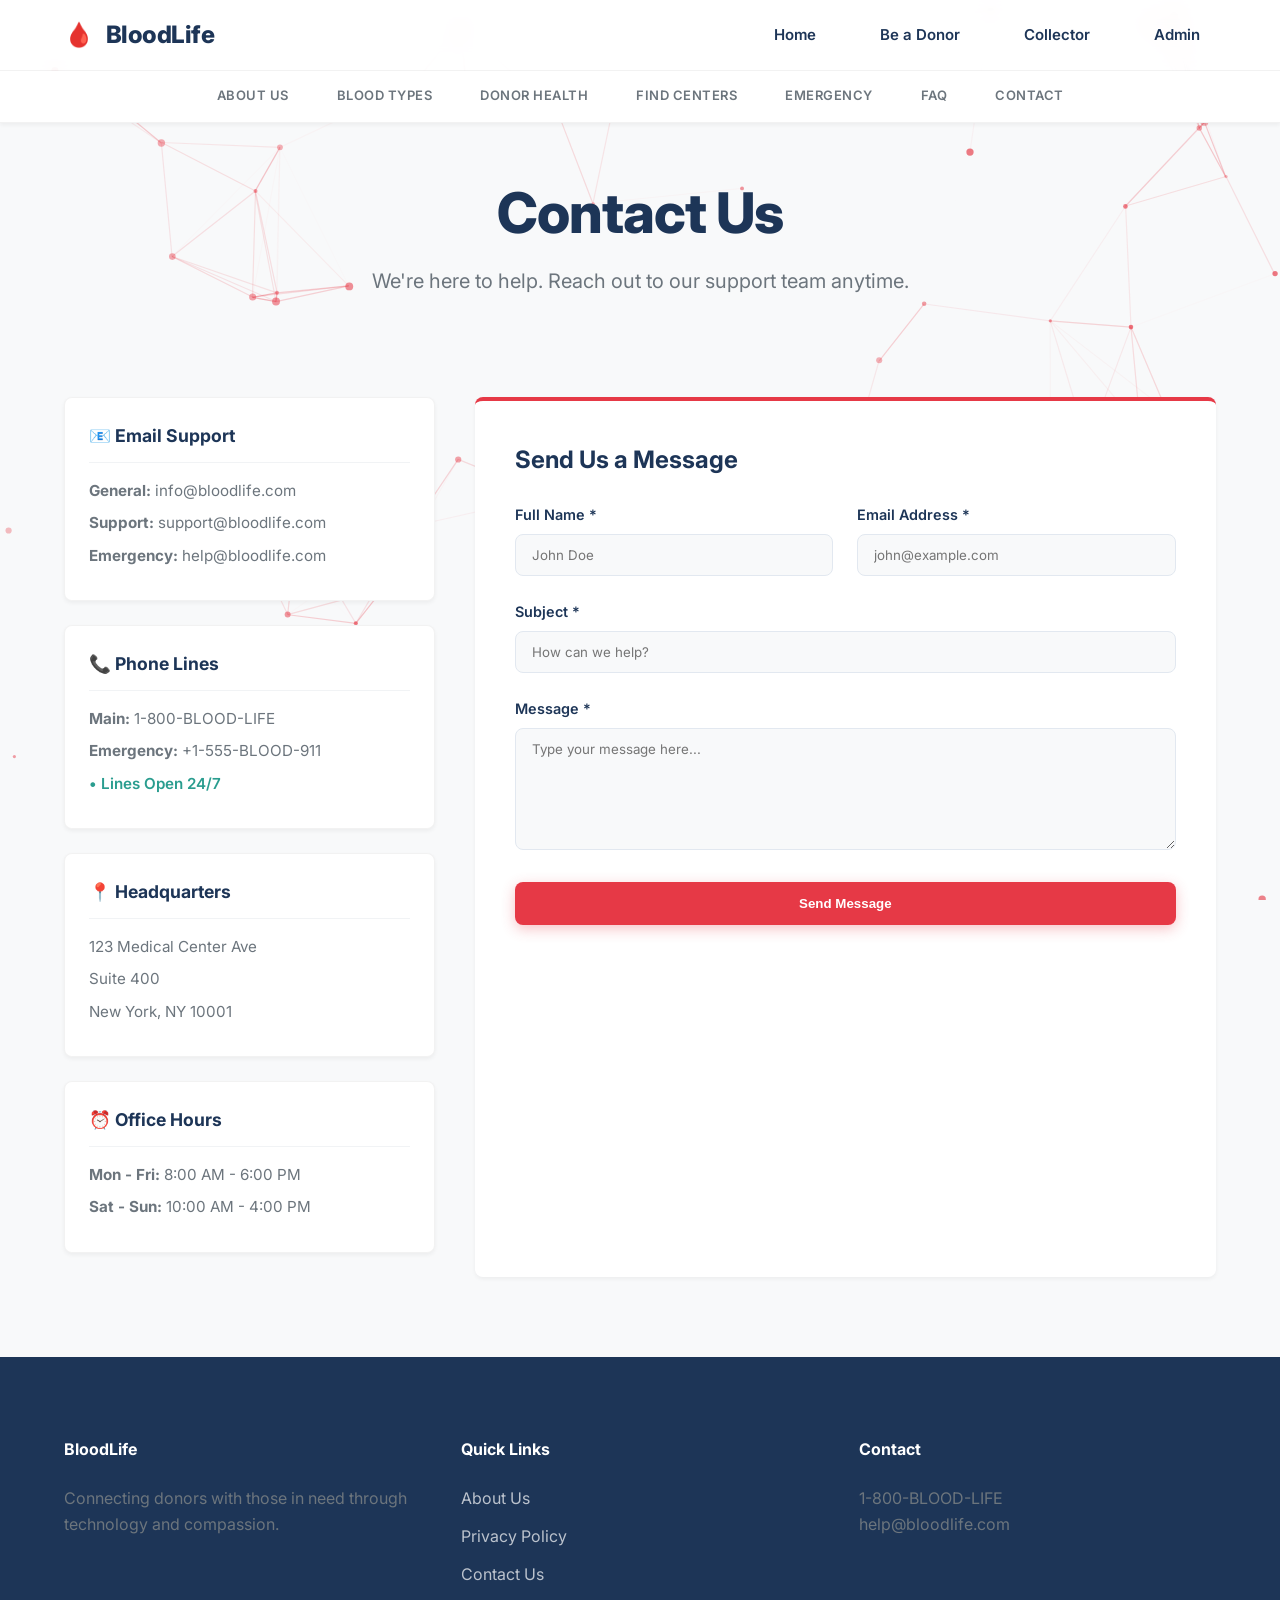
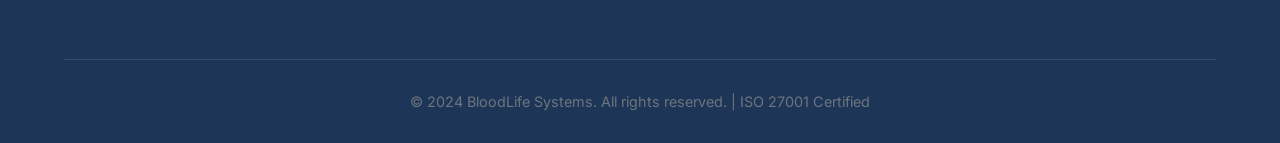
<file: contact.html>
<!DOCTYPE html>
<html lang="en">
<head>
    <meta charset="UTF-8">
    <meta name="viewport" content="width=device-width, initial-scale=1.0">
    <title>Contact Us - BloodLife</title>
    <link href="https://fonts.googleapis.com/css2?family=Inter:wght@400;500;600;700;800&display=swap" rel="stylesheet">
    <link rel="stylesheet" href="styles.css">
    
    <style>
        /* Two-column layout for Contact Page */
        .contact-layout {
            display: grid;
            grid-template-columns: 1fr 2fr;
            gap: 40px;
            margin-bottom: 60px;
        }

        @media (max-width: 768px) {
            .contact-layout {
                grid-template-columns: 1fr;
            }
        }

        /* Sidebar Cards */
        .info-card {
            background: white;
            padding: 24px;
            border-radius: var(--radius);
            box-shadow: var(--shadow-sm);
            margin-bottom: 24px;
            border: 1px solid rgba(0,0,0,0.05);
            transition: var(--transition);
        }

        .info-card:hover {
            transform: translateY(-2px);
            box-shadow: var(--shadow-lg);
            border-color: rgba(230, 57, 70, 0.1);
        }

        .info-card h3 {
            display: flex;
            align-items: center;
            gap: 10px;
            color: var(--secondary);
            font-size: 1.1rem;
            margin-bottom: 16px;
            padding-bottom: 12px;
            border-bottom: 1px solid #f1f3f5;
        }

        .info-card p {
            margin-bottom: 8px;
            font-size: 0.95rem;
        }

        /* Form Styling */
        .contact-form-wrapper {
            background: white;
            padding: 40px;
            border-radius: var(--radius);
            box-shadow: var(--shadow-sm);
            border-top: 4px solid var(--primary);
        }

        .form-group {
            margin-bottom: 24px;
        }

        .form-group label {
            display: block;
            margin-bottom: 8px;
            font-weight: 600;
            color: var(--secondary);
            font-size: 0.9rem;
        }

        .form-group input,
        .form-group textarea {
            width: 100%;
            padding: 12px 16px;
            border: 1px solid #e2e8f0;
            border-radius: 8px;
            font-family: inherit;
            transition: var(--transition);
            background: #f8f9fa;
        }

        .form-group input:focus,
        .form-group textarea:focus {
            outline: none;
            border-color: var(--primary);
            background: white;
            box-shadow: 0 0 0 4px rgba(230, 57, 70, 0.1);
        }
    </style>
</head>
<body>
    <nav class="navbar">
        <div class="container">
            <div class="logo">
                <span class="logo-icon">🩸</span>
                <span class="logo-text">BloodLife</span>
            </div>
            <ul class="nav-links">
                <li><a href="index.html">Home</a></li>
                <li><a href="donor.html">Be a Donor</a></li>
                <li><a href="collector.html">Collector</a></li>
                <li><a href="admin.html">Admin</a></li>
            </ul>
        </div>
    </nav>

    <div class="taskbar">
        <div class="container">
            <a href="about.html" class="taskbar-link">About Us</a>
            <a href="blood-type-guide.html" class="taskbar-link">Blood Types</a>
            <a href="donor-health.html" class="taskbar-link">Donor Health</a>
            <a href="donation-centers.html" class="taskbar-link">Find Centers</a>
            <a href="emergency-services.html" class="taskbar-link">Emergency</a>
            <a href="faq.html" class="taskbar-link">FAQ</a>
            <a href="contact.html" class="taskbar-link active">Contact</a>
        </div>
    </div>

    <section class="hero" style="padding: 60px 0;">
        <div class="container">
            <h1>Contact Us</h1>
            <p>We're here to help. Reach out to our support team anytime.</p>
        </div>
    </section>

    <section class="contact-section">
        <div class="container">
            <div class="contact-layout">
                
                <div class="contact-sidebar">
                    <div class="info-card">
                        <h3>📧 Email Support</h3>
                        <p><strong>General:</strong> info@bloodlife.com</p>
                        <p><strong>Support:</strong> support@bloodlife.com</p>
                        <p><strong>Emergency:</strong> help@bloodlife.com</p>
                    </div>

                    <div class="info-card">
                        <h3>📞 Phone Lines</h3>
                        <p><strong>Main:</strong> 1-800-BLOOD-LIFE</p>
                        <p><strong>Emergency:</strong> +1-555-BLOOD-911</p>
                        <p style="color: var(--success); font-weight: 600; margin-top: 8px;">• Lines Open 24/7</p>
                    </div>

                    <div class="info-card">
                        <h3>📍 Headquarters</h3>
                        <p>123 Medical Center Ave</p>
                        <p>Suite 400</p>
                        <p>New York, NY 10001</p>
                    </div>

                    <div class="info-card">
                        <h3>⏰ Office Hours</h3>
                        <p><strong>Mon - Fri:</strong> 8:00 AM - 6:00 PM</p>
                        <p><strong>Sat - Sun:</strong> 10:00 AM - 4:00 PM</p>
                    </div>
                </div>

                <div class="contact-form-wrapper">
                    <h2 style="color: var(--secondary); margin-bottom: 24px;">Send Us a Message</h2>
                    <form class="contact-form">
                        <div style="display: grid; grid-template-columns: 1fr 1fr; gap: 24px;">
                            <div class="form-group">
                                <label for="name">Full Name *</label>
                                <input type="text" id="name" name="name" required placeholder="John Doe">
                            </div>

                            <div class="form-group">
                                <label for="email">Email Address *</label>
                                <input type="email" id="email" name="email" required placeholder="john@example.com">
                            </div>
                        </div>

                        <div class="form-group">
                            <label for="subject">Subject *</label>
                            <input type="text" id="subject" name="subject" required placeholder="How can we help?">
                        </div>

                        <div class="form-group">
                            <label for="message">Message *</label>
                            <textarea id="message" name="message" rows="6" required placeholder="Type your message here..."></textarea>
                        </div>

                        <button type="submit" class="btn btn-primary" style="width: 100%;">Send Message</button>
                    </form>
                </div>

            </div>
        </div>
    </section>

    <footer class="footer">
        <div class="container">
            <div class="footer-line" style="display: grid; grid-template-columns: repeat(auto-fit, minmax(200px, 1fr)); gap: 40px;">
                <div class="footer-section">
                    <h4>BloodLife</h4>
                    <p>Connecting donors with those in need through technology and compassion.</p>
                </div>
                <div class="footer-section">
                    <h4>Quick Links</h4>
                    <ul>
                        <li><a href="about.html">About Us</a></li>
                        <li><a href="privacy.html">Privacy Policy</a></li>
                        <li><a href="contact.html">Contact Us</a></li>
                    </ul>
                </div>
                <div class="footer-section">
                    <h4>Contact</h4>
                    <p>1-800-BLOOD-LIFE</p>
                    <p>help@bloodlife.com</p>
                </div>
            </div>
            <div class="footer-bottom">
                <p>&copy; 2024 BloodLife Systems. All rights reserved. | ISO 27001 Certified</p>
            </div>
        </div>
    </footer>

    <script src="background.js"></script>
</body>
</html>
</file>
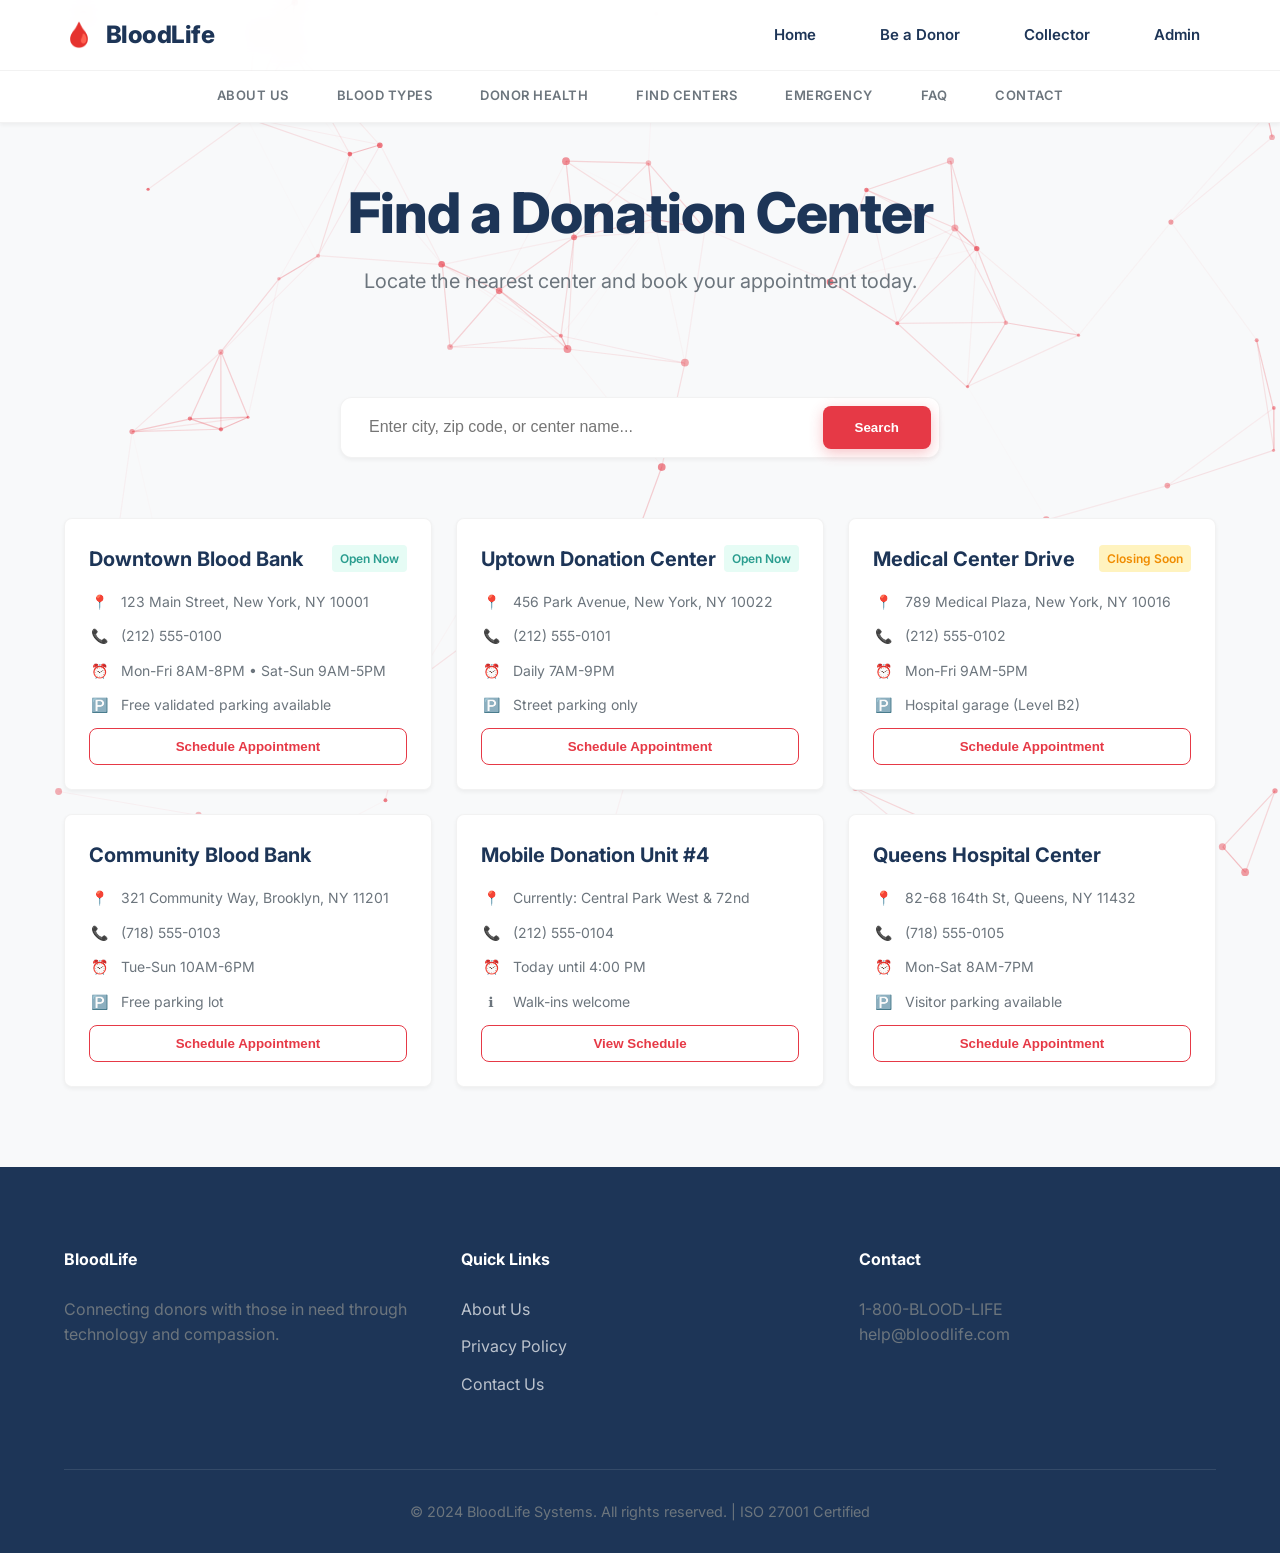
<file: donation-centers.html>
<!DOCTYPE html>
<html lang="en">
<head>
    <meta charset="UTF-8">
    <meta name="viewport" content="width=device-width, initial-scale=1.0">
    <title>Find Donation Centers - BloodLife</title>
    <link href="https://fonts.googleapis.com/css2?family=Inter:wght@400;500;600;700;800&display=swap" rel="stylesheet">
    <link rel="stylesheet" href="styles.css">
    
    <style>
        .centers-search {
            max-width: 600px;
            margin: 0 auto 60px;
            display: flex;
            gap: 16px;
            background: white;
            padding: 8px;
            border-radius: 12px;
            box-shadow: var(--shadow-sm);
            border: 1px solid rgba(0,0,0,0.05);
        }
        
        .search-input {
            flex: 1;
            border: none;
            padding: 12px 20px;
            font-size: 16px;
            outline: none;
            background: transparent;
        }
        
        .search-input:focus {
            box-shadow: none; /* Override default input focus */
        }

        .center-card {
            background: white;
            border-radius: var(--radius);
            padding: 24px;
            box-shadow: var(--shadow-sm);
            border: 1px solid rgba(0,0,0,0.05);
            transition: var(--transition);
            display: flex;
            flex-direction: column;
            gap: 12px;
            text-align: left; /* Override default centered text */
        }
        
        .center-card:hover {
            transform: translateY(-5px);
            box-shadow: var(--shadow-lg);
            border-color: rgba(230, 57, 70, 0.1);
        }

        .center-card h3 {
            color: var(--secondary);
            margin-bottom: 4px;
            display: flex;
            justify-content: space-between;
            align-items: center;
        }

        .center-info-row {
            display: flex;
            gap: 12px;
            color: var(--text-light);
            font-size: 14px;
            align-items: flex-start;
        }

        .center-icon {
            min-width: 20px;
            text-align: center;
        }

        .status-open {
            font-size: 12px;
            color: var(--success);
            background: #e6fcf5;
            padding: 4px 8px;
            border-radius: 4px;
            font-weight: 600;
        }

        .btn-schedule {
            margin-top: auto; /* Pushes button to bottom */
            width: 100%;
            background: white;
            color: var(--primary);
            border: 1px solid var(--primary);
            padding: 10px;
        }
        
        .btn-schedule:hover {
            background: var(--primary);
            color: white;
        }
    </style>
</head>
<body>
    <nav class="navbar">
        <div class="container">
            <div class="logo">
                <span class="logo-icon">🩸</span>
                <span class="logo-text">BloodLife</span>
            </div>
            <ul class="nav-links">
                <li><a href="index.html">Home</a></li>
                <li><a href="donor.html">Be a Donor</a></li>
                <li><a href="collector.html">Collector</a></li>
                <li><a href="admin.html">Admin</a></li>
            </ul>
        </div>
    </nav>

    <div class="taskbar">
        <div class="container">
            <a href="about.html" class="taskbar-link">About Us</a>
            <a href="blood-type-guide.html" class="taskbar-link">Blood Types</a>
            <a href="donor-health.html" class="taskbar-link">Donor Health</a>
            <a href="donation-centers.html" class="taskbar-link active">Find Centers</a>
            <a href="emergency-services.html" class="taskbar-link">Emergency</a>
            <a href="faq.html" class="taskbar-link">FAQ</a>
            <a href="contact.html" class="taskbar-link">Contact</a>
        </div>
    </div>

    <section class="hero" style="padding: 60px 0;">
        <div class="container">
            <h1>Find a Donation Center</h1>
            <p>Locate the nearest center and book your appointment today.</p>
        </div>
    </section>

    <section class="centers-section">
        <div class="container">
            <div class="centers-search">
                <input type="text" id="searchInput" placeholder="Enter city, zip code, or center name..." class="search-input">
                <button class="btn btn-primary" style="margin: 0;">Search</button>
            </div>

            <div class="stats-grid" style="grid-template-columns: repeat(auto-fit, minmax(320px, 1fr)); gap: 24px;">
                
                <div class="center-card">
                    <h3>Downtown Blood Bank <span class="status-open">Open Now</span></h3>
                    <div class="center-info-row">
                        <span class="center-icon">📍</span>
                        <span>123 Main Street, New York, NY 10001</span>
                    </div>
                    <div class="center-info-row">
                        <span class="center-icon">📞</span>
                        <span>(212) 555-0100</span>
                    </div>
                    <div class="center-info-row">
                        <span class="center-icon">⏰</span>
                        <span>Mon-Fri 8AM-8PM • Sat-Sun 9AM-5PM</span>
                    </div>
                    <div class="center-info-row">
                        <span class="center-icon">🅿️</span>
                        <span>Free validated parking available</span>
                    </div>
                    <button class="btn btn-schedule">Schedule Appointment</button>
                </div>

                <div class="center-card">
                    <h3>Uptown Donation Center <span class="status-open">Open Now</span></h3>
                    <div class="center-info-row">
                        <span class="center-icon">📍</span>
                        <span>456 Park Avenue, New York, NY 10022</span>
                    </div>
                    <div class="center-info-row">
                        <span class="center-icon">📞</span>
                        <span>(212) 555-0101</span>
                    </div>
                    <div class="center-info-row">
                        <span class="center-icon">⏰</span>
                        <span>Daily 7AM-9PM</span>
                    </div>
                    <div class="center-info-row">
                        <span class="center-icon">🅿️</span>
                        <span>Street parking only</span>
                    </div>
                    <button class="btn btn-schedule">Schedule Appointment</button>
                </div>

                <div class="center-card">
                    <h3>Medical Center Drive <span class="status-open" style="background:#fff3bf; color:#f08c00;">Closing Soon</span></h3>
                    <div class="center-info-row">
                        <span class="center-icon">📍</span>
                        <span>789 Medical Plaza, New York, NY 10016</span>
                    </div>
                    <div class="center-info-row">
                        <span class="center-icon">📞</span>
                        <span>(212) 555-0102</span>
                    </div>
                    <div class="center-info-row">
                        <span class="center-icon">⏰</span>
                        <span>Mon-Fri 9AM-5PM</span>
                    </div>
                    <div class="center-info-row">
                        <span class="center-icon">🅿️</span>
                        <span>Hospital garage (Level B2)</span>
                    </div>
                    <button class="btn btn-schedule">Schedule Appointment</button>
                </div>

                <div class="center-card">
                    <h3>Community Blood Bank</h3>
                    <div class="center-info-row">
                        <span class="center-icon">📍</span>
                        <span>321 Community Way, Brooklyn, NY 11201</span>
                    </div>
                    <div class="center-info-row">
                        <span class="center-icon">📞</span>
                        <span>(718) 555-0103</span>
                    </div>
                    <div class="center-info-row">
                        <span class="center-icon">⏰</span>
                        <span>Tue-Sun 10AM-6PM</span>
                    </div>
                    <div class="center-info-row">
                        <span class="center-icon">🅿️</span>
                        <span>Free parking lot</span>
                    </div>
                    <button class="btn btn-schedule">Schedule Appointment</button>
                </div>

                <div class="center-card">
                    <h3>Mobile Donation Unit #4</h3>
                    <div class="center-info-row">
                        <span class="center-icon">📍</span>
                        <span>Currently: Central Park West & 72nd</span>
                    </div>
                    <div class="center-info-row">
                        <span class="center-icon">📞</span>
                        <span>(212) 555-0104</span>
                    </div>
                    <div class="center-info-row">
                        <span class="center-icon">⏰</span>
                        <span>Today until 4:00 PM</span>
                    </div>
                    <div class="center-info-row">
                        <span class="center-icon">ℹ️</span>
                        <span>Walk-ins welcome</span>
                    </div>
                    <button class="btn btn-schedule">View Schedule</button>
                </div>

                <div class="center-card">
                    <h3>Queens Hospital Center</h3>
                    <div class="center-info-row">
                        <span class="center-icon">📍</span>
                        <span>82-68 164th St, Queens, NY 11432</span>
                    </div>
                    <div class="center-info-row">
                        <span class="center-icon">📞</span>
                        <span>(718) 555-0105</span>
                    </div>
                    <div class="center-info-row">
                        <span class="center-icon">⏰</span>
                        <span>Mon-Sat 8AM-7PM</span>
                    </div>
                    <div class="center-info-row">
                        <span class="center-icon">🅿️</span>
                        <span>Visitor parking available</span>
                    </div>
                    <button class="btn btn-schedule">Schedule Appointment</button>
                </div>

            </div>
        </div>
    </section>

    <footer class="footer">
        <div class="container">
            <div class="footer-line" style="display: grid; grid-template-columns: repeat(auto-fit, minmax(200px, 1fr)); gap: 40px;">
                <div class="footer-section">
                    <h4>BloodLife</h4>
                    <p>Connecting donors with those in need through technology and compassion.</p>
                </div>
                <div class="footer-section">
                    <h4>Quick Links</h4>
                    <ul>
                        <li><a href="about.html">About Us</a></li>
                        <li><a href="privacy.html">Privacy Policy</a></li>
                        <li><a href="contact.html">Contact Us</a></li>
                    </ul>
                </div>
                <div class="footer-section">
                    <h4>Contact</h4>
                    <p>1-800-BLOOD-LIFE</p>
                    <p>help@bloodlife.com</p>
                </div>
            </div>
            <div class="footer-bottom">
                <p>&copy; 2024 BloodLife Systems. All rights reserved. | ISO 27001 Certified</p>
            </div>
        </div>
    </footer>

    <script src="background.js"></script>
</body>
</html>
</file>
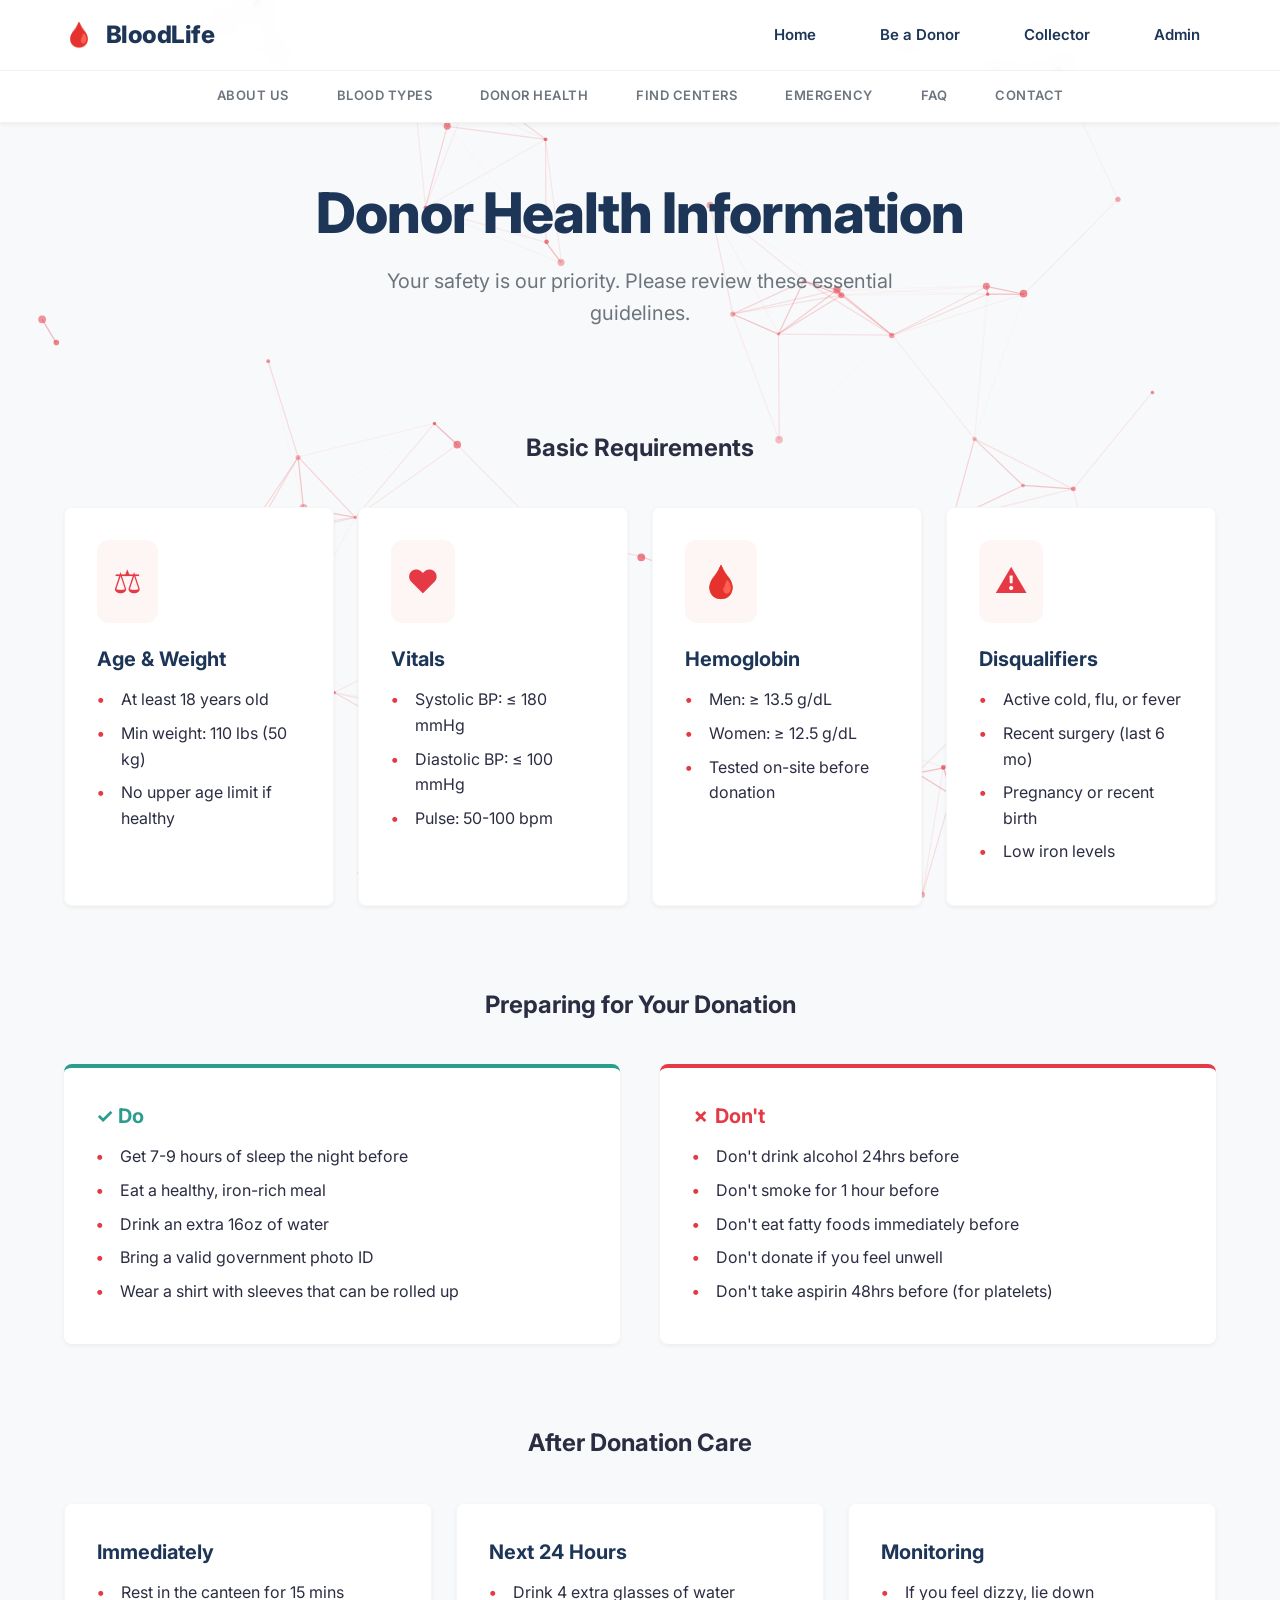
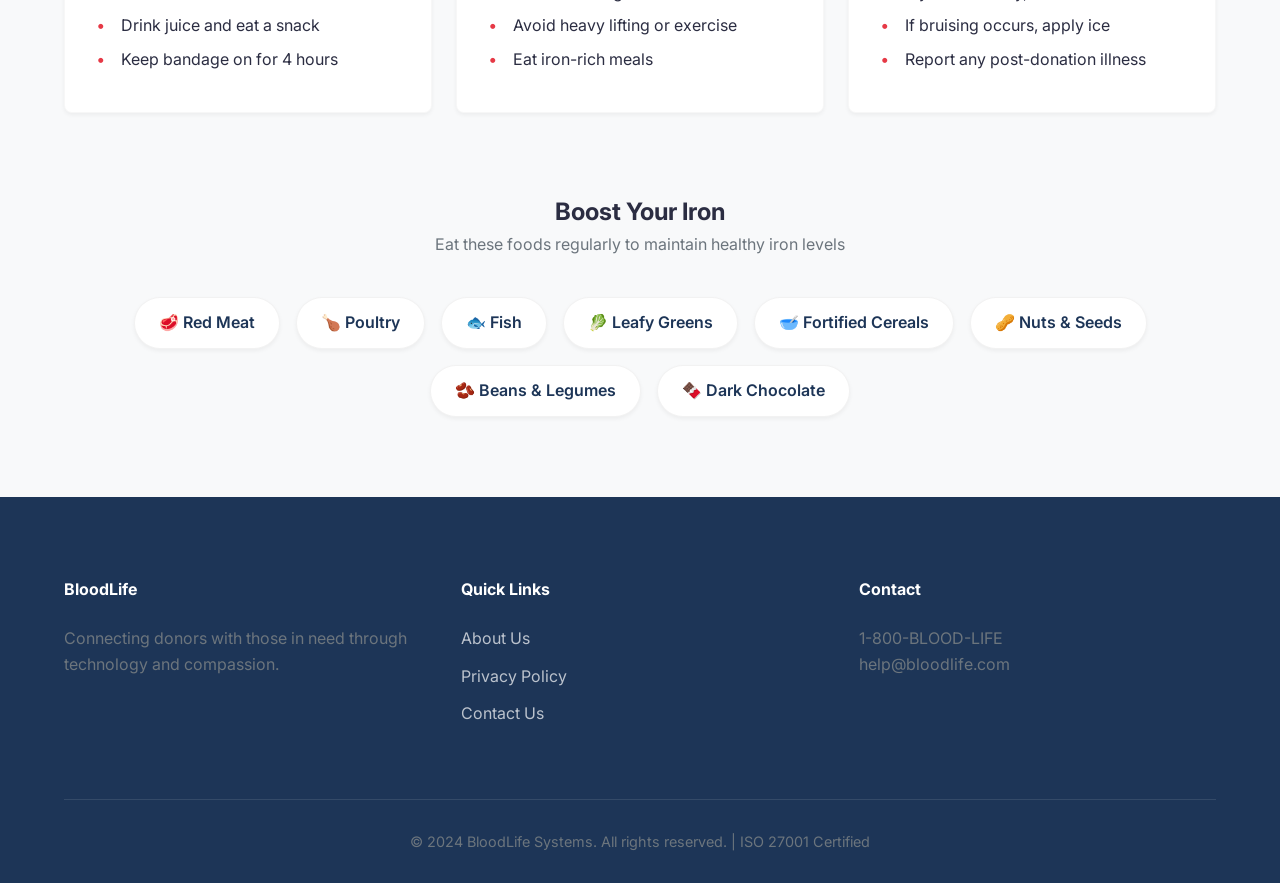
<file: donor-health.html>
<!DOCTYPE html>
<html lang="en">
<head>
    <meta charset="UTF-8">
    <meta name="viewport" content="width=device-width, initial-scale=1.0">
    <title>Donor Health Information - BloodLife</title>
    <link href="https://fonts.googleapis.com/css2?family=Inter:wght@400;500;600;700;800&display=swap" rel="stylesheet">
    <link rel="stylesheet" href="styles.css">
    
    <style>
        .health-list ul {
            list-style: none;
            padding-left: 0;
        }
        .health-list li {
            position: relative;
            padding-left: 24px;
            margin-bottom: 8px;
            color: var(--text-dark);
        }
        .health-list li::before {
            content: "•";
            color: var(--primary);
            font-weight: bold;
            position: absolute;
            left: 0;
        }

        /* Do's and Don'ts Styling */
        .prep-card {
            background: white;
            border-radius: var(--radius);
            padding: 32px;
            box-shadow: var(--shadow-sm);
            border-top: 4px solid;
        }
        .prep-do { border-color: var(--success); }
        .prep-dont { border-color: var(--primary); }
        
        .prep-do h3 { color: var(--success); }
        .prep-dont h3 { color: var(--primary); }

        .food-badge {
            display: inline-block;
            background: white;
            padding: 12px 24px;
            border-radius: 50px;
            box-shadow: var(--shadow-sm);
            font-weight: 600;
            color: var(--secondary);
            border: 1px solid rgba(0,0,0,0.05);
            text-align: center;
        }
    </style>
</head>
<body>
    <nav class="navbar">
        <div class="container">
            <div class="logo">
                <span class="logo-icon">🩸</span>
                <span class="logo-text">BloodLife</span>
            </div>
            <ul class="nav-links">
                <li><a href="index.html">Home</a></li>
                <li><a href="donor.html">Be a Donor</a></li>
                <li><a href="collector.html">Collector</a></li>
                <li><a href="admin.html">Admin</a></li>
            </ul>
        </div>
    </nav>

    <div class="taskbar">
        <div class="container">
            <a href="about.html" class="taskbar-link">About Us</a>
            <a href="blood-type-guide.html" class="taskbar-link">Blood Types</a>
            <a href="donor-health.html" class="taskbar-link active">Donor Health</a>
            <a href="donation-centers.html" class="taskbar-link">Find Centers</a>
            <a href="emergency-services.html" class="taskbar-link">Emergency</a>
            <a href="faq.html" class="taskbar-link">FAQ</a>
            <a href="contact.html" class="taskbar-link">Contact</a>
        </div>
    </div>

    <section class="hero" style="padding: 60px 0;">
        <div class="container">
            <h1>Donor Health Information</h1>
            <p>Your safety is our priority. Please review these essential guidelines.</p>
        </div>
    </section>

    <section class="health-section">
        <div class="container">
            <div class="section-header" style="text-align: center; margin-bottom: 40px;">
                <h2>Basic Requirements</h2>
            </div>
            
            <div class="stats-grid" style="grid-template-columns: repeat(auto-fit, minmax(250px, 1fr));">
                <div class="stat-card health-list" style="text-align: left;">
                    <div class="stat-icon">⚖️</div>
                    <h3>Age & Weight</h3>
                    <ul>
                        <li>At least 18 years old</li>
                        <li>Min weight: 110 lbs (50 kg)</li>
                        <li>No upper age limit if healthy</li>
                    </ul>
                </div>

                <div class="stat-card health-list" style="text-align: left;">
                    <div class="stat-icon">❤️</div>
                    <h3>Vitals</h3>
                    <ul>
                        <li>Systolic BP: &le; 180 mmHg</li>
                        <li>Diastolic BP: &le; 100 mmHg</li>
                        <li>Pulse: 50-100 bpm</li>
                    </ul>
                </div>

                <div class="stat-card health-list" style="text-align: left;">
                    <div class="stat-icon">🩸</div>
                    <h3>Hemoglobin</h3>
                    <ul>
                        <li>Men: &ge; 13.5 g/dL</li>
                        <li>Women: &ge; 12.5 g/dL</li>
                        <li>Tested on-site before donation</li>
                    </ul>
                </div>

                <div class="stat-card health-list" style="text-align: left;">
                    <div class="stat-icon">⚠️</div>
                    <h3>Disqualifiers</h3>
                    <ul>
                        <li>Active cold, flu, or fever</li>
                        <li>Recent surgery (last 6 mo)</li>
                        <li>Pregnancy or recent birth</li>
                        <li>Low iron levels</li>
                    </ul>
                </div>
            </div>

            <div class="section-header" style="text-align: center; margin: 80px 0 40px;">
                <h2>Preparing for Your Donation</h2>
            </div>
            
            <div class="stats-grid" style="grid-template-columns: repeat(auto-fit, minmax(300px, 1fr)); gap: 40px;">
                <div class="prep-card prep-do health-list">
                    <h3>✓ Do</h3>
                    <ul>
                        <li>Get 7-9 hours of sleep the night before</li>
                        <li>Eat a healthy, iron-rich meal</li>
                        <li>Drink an extra 16oz of water</li>
                        <li>Bring a valid government photo ID</li>
                        <li>Wear a shirt with sleeves that can be rolled up</li>
                    </ul>
                </div>
                <div class="prep-card prep-dont health-list">
                    <h3>✗ Don't</h3>
                    <ul>
                        <li>Don't drink alcohol 24hrs before</li>
                        <li>Don't smoke for 1 hour before</li>
                        <li>Don't eat fatty foods immediately before</li>
                        <li>Don't donate if you feel unwell</li>
                        <li>Don't take aspirin 48hrs before (for platelets)</li>
                    </ul>
                </div>
            </div>

            <div class="section-header" style="text-align: center; margin: 80px 0 40px;">
                <h2>After Donation Care</h2>
            </div>
            
            <div class="stats-grid">
                <div class="stat-card health-list" style="text-align: left;">
                    <h3>Immediately</h3>
                    <ul>
                        <li>Rest in the canteen for 15 mins</li>
                        <li>Drink juice and eat a snack</li>
                        <li>Keep bandage on for 4 hours</li>
                    </ul>
                </div>
                <div class="stat-card health-list" style="text-align: left;">
                    <h3>Next 24 Hours</h3>
                    <ul>
                        <li>Drink 4 extra glasses of water</li>
                        <li>Avoid heavy lifting or exercise</li>
                        <li>Eat iron-rich meals</li>
                    </ul>
                </div>
                <div class="stat-card health-list" style="text-align: left;">
                    <h3>Monitoring</h3>
                    <ul>
                        <li>If you feel dizzy, lie down</li>
                        <li>If bruising occurs, apply ice</li>
                        <li>Report any post-donation illness</li>
                    </ul>
                </div>
            </div>

            <div class="section-header" style="text-align: center; margin: 80px 0 40px;">
                <h2>Boost Your Iron</h2>
                <p>Eat these foods regularly to maintain healthy iron levels</p>
            </div>
            
            <div style="display: flex; flex-wrap: wrap; justify-content: center; gap: 16px;">
                <span class="food-badge">🥩 Red Meat</span>
                <span class="food-badge">🍗 Poultry</span>
                <span class="food-badge">🐟 Fish</span>
                <span class="food-badge">🥬 Leafy Greens</span>
                <span class="food-badge">🥣 Fortified Cereals</span>
                <span class="food-badge">🥜 Nuts & Seeds</span>
                <span class="food-badge">🫘 Beans & Legumes</span>
                <span class="food-badge">🍫 Dark Chocolate</span>
            </div>
        </div>
    </section>

    <footer class="footer">
        <div class="container">
            <div class="footer-line" style="display: grid; grid-template-columns: repeat(auto-fit, minmax(200px, 1fr)); gap: 40px;">
                <div class="footer-section">
                    <h4>BloodLife</h4>
                    <p>Connecting donors with those in need through technology and compassion.</p>
                </div>
                <div class="footer-section">
                    <h4>Quick Links</h4>
                    <ul>
                        <li><a href="about.html">About Us</a></li>
                        <li><a href="privacy.html">Privacy Policy</a></li>
                        <li><a href="contact.html">Contact Us</a></li>
                    </ul>
                </div>
                <div class="footer-section">
                    <h4>Contact</h4>
                    <p>1-800-BLOOD-LIFE</p>
                    <p>help@bloodlife.com</p>
                </div>
            </div>
            <div class="footer-bottom">
                <p>&copy; 2024 BloodLife Systems. All rights reserved. | ISO 27001 Certified</p>
            </div>
        </div>
    </footer>

    <script src="background.js"></script>
</body>
</html>
</file>
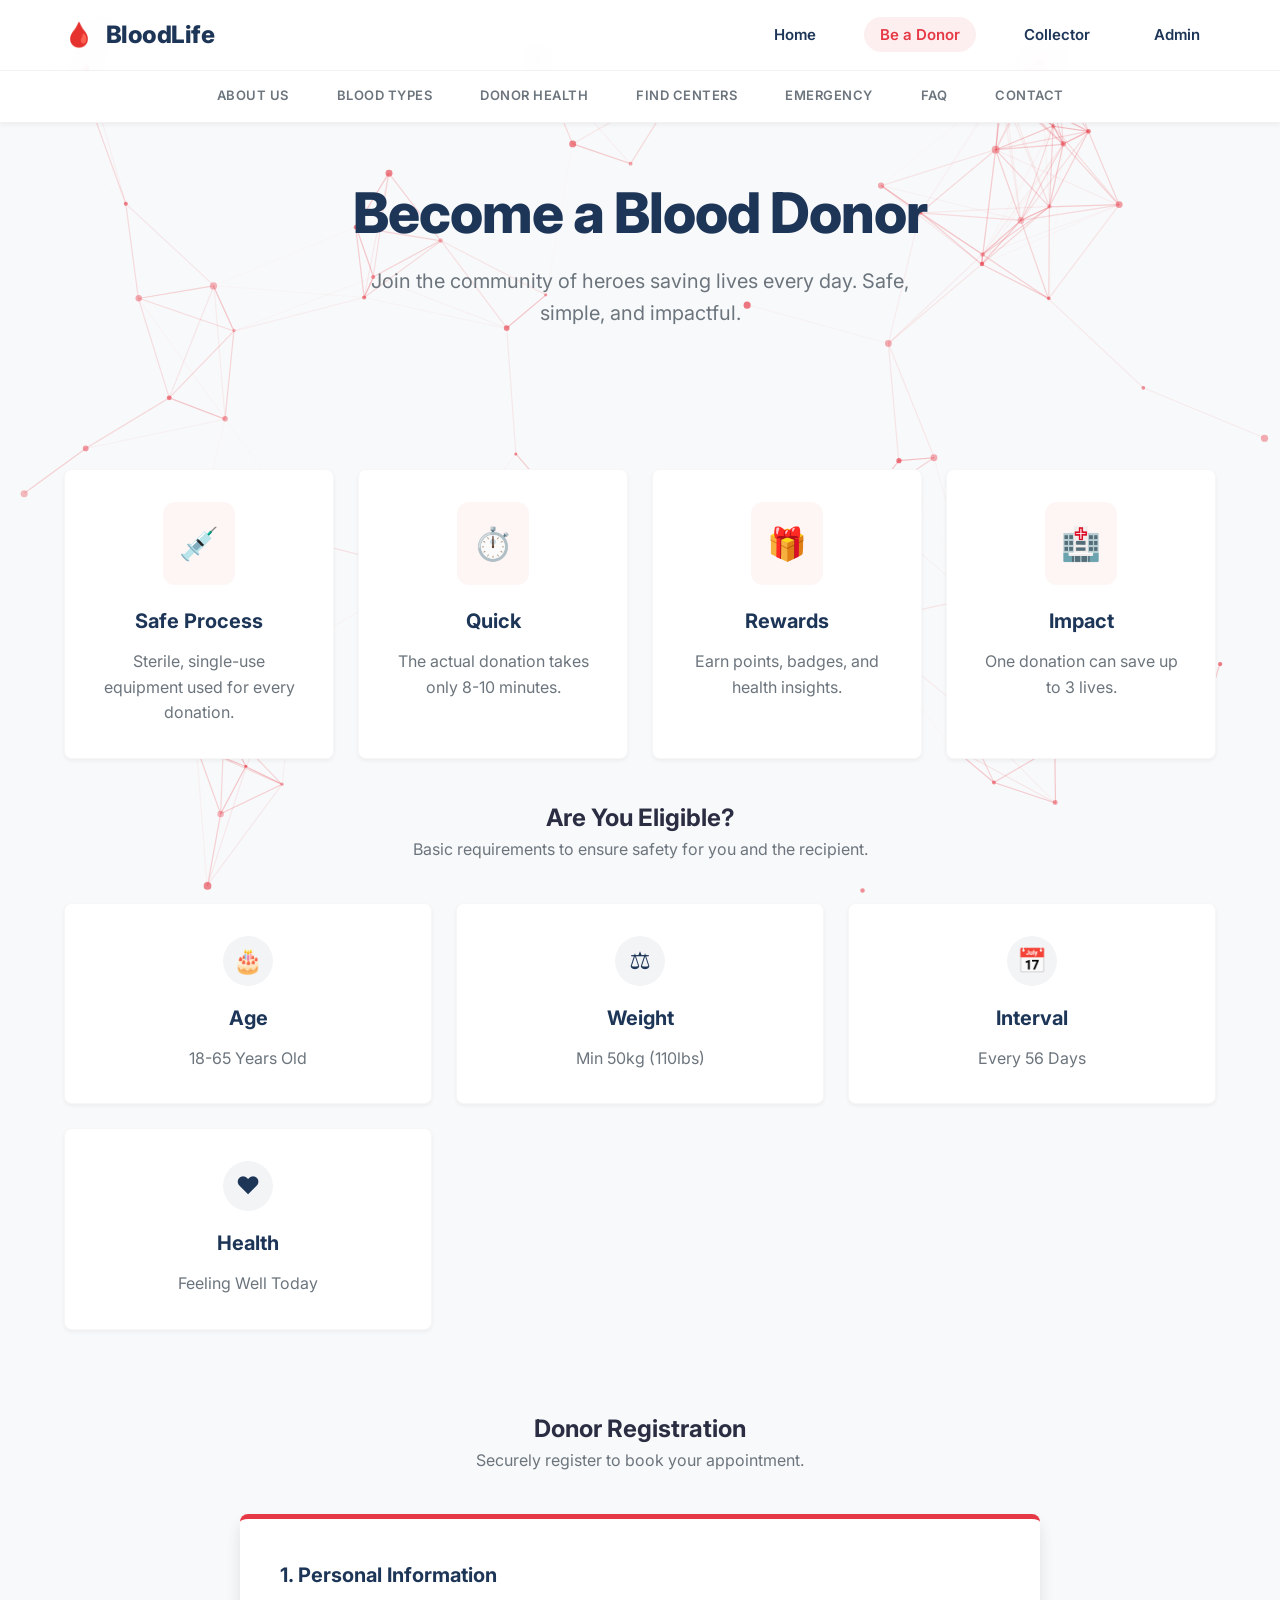
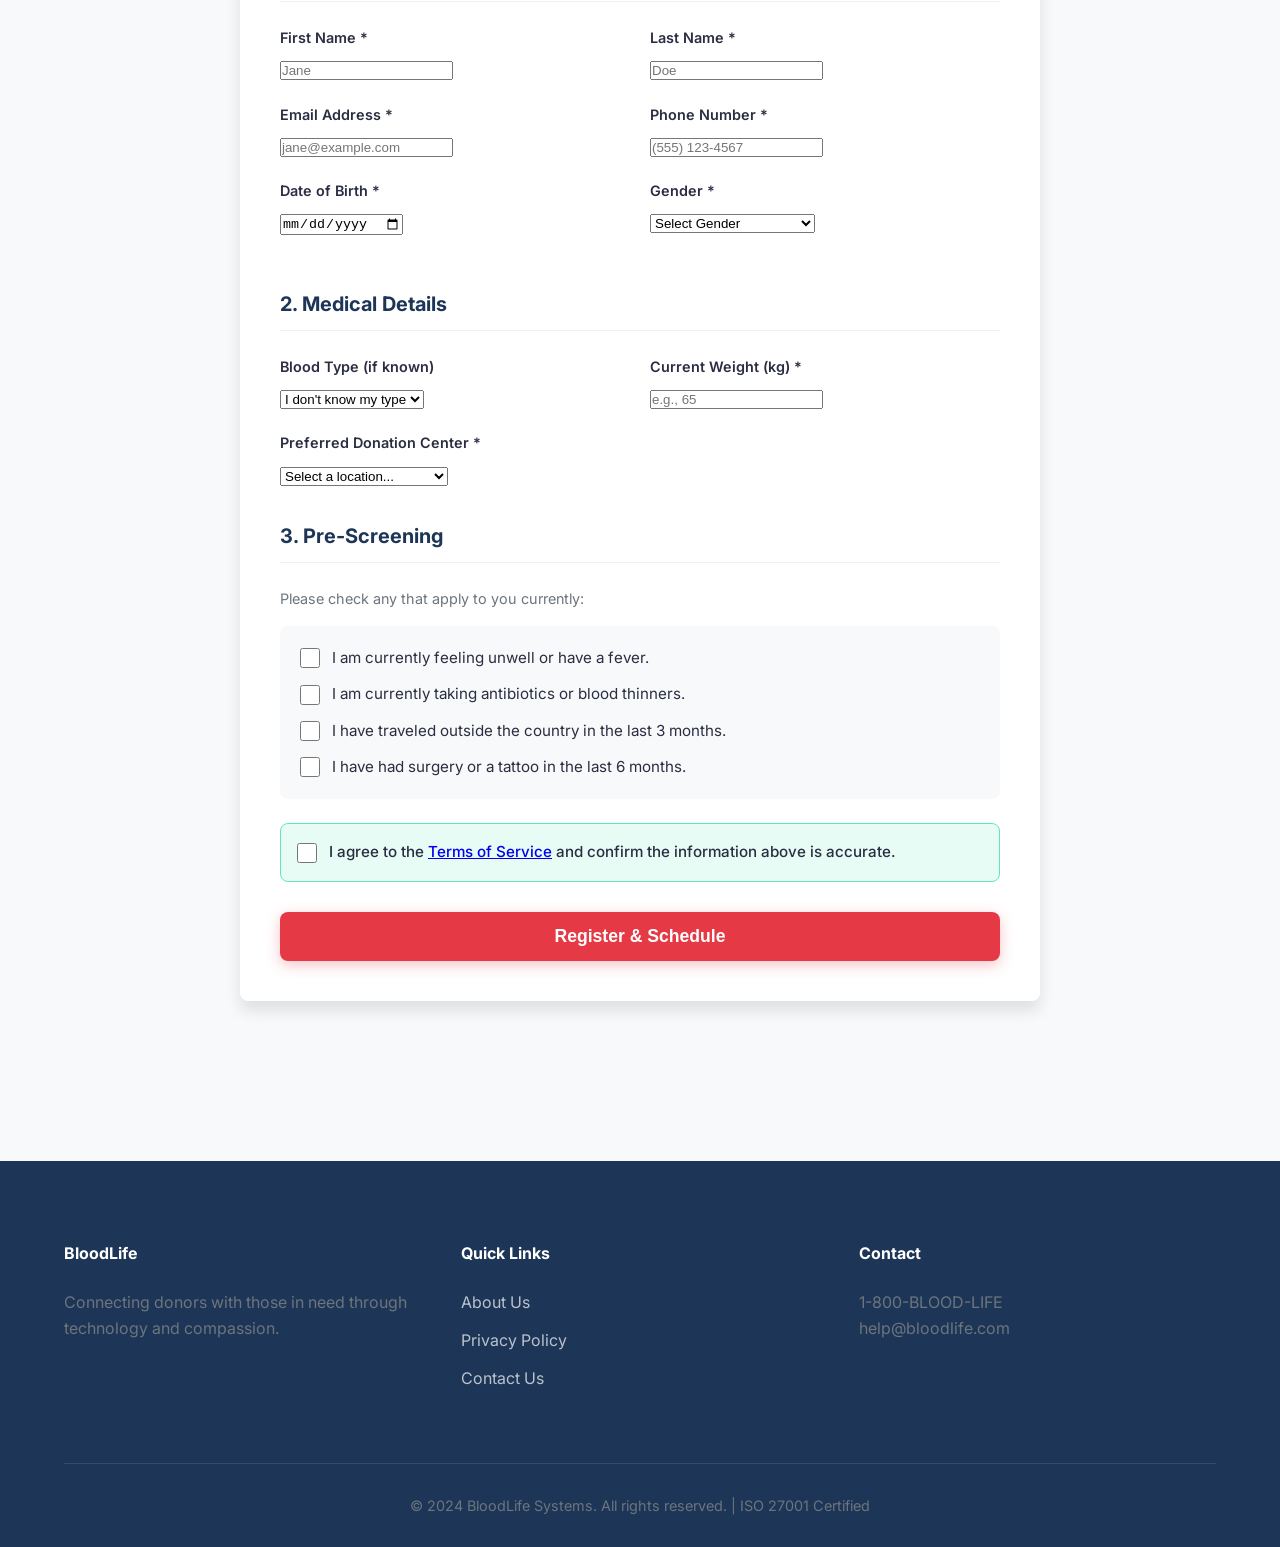
<file: donor.html>
<!DOCTYPE html>
<html lang="en">
<head>
    <meta charset="UTF-8">
    <meta name="viewport" content="width=device-width, initial-scale=1.0">
    <title>Become a Donor - BloodLife</title>
    <link href="https://fonts.googleapis.com/css2?family=Inter:wght@400;500;600;700;800&display=swap" rel="stylesheet">
    <link rel="stylesheet" href="styles.css">
    
    <style>
        /* Form Specific Styling */
        .donor-form-container {
            background: white;
            padding: 40px;
            border-radius: var(--radius);
            box-shadow: var(--shadow-lg);
            border-top: 5px solid var(--primary);
            max-width: 800px;
            margin: 0 auto;
        }

        .form-section-title {
            color: var(--secondary);
            font-size: 1.25rem;
            margin-bottom: 24px;
            padding-bottom: 10px;
            border-bottom: 1px solid #edf2f7;
            margin-top: 32px;
        }
        
        .form-section-title:first-child {
            margin-top: 0;
        }

        .form-grid {
            display: grid;
            grid-template-columns: 1fr 1fr;
            gap: 20px;
        }

        .form-group {
            margin-bottom: 20px;
        }

        .form-group label {
            display: block;
            margin-bottom: 8px;
            font-weight: 600;
            color: var(--text-dark);
            font-size: 0.9rem;
        }

        /* Checkbox Styling */
        .checkbox-group {
            display: grid;
            gap: 12px;
            background: #f8f9fa;
            padding: 20px;
            border-radius: 8px;
        }

        .checkbox-label {
            display: flex;
            align-items: center;
            gap: 12px;
            cursor: pointer;
            font-size: 0.95rem;
        }

        .checkbox-label input[type="checkbox"] {
            width: 20px;
            height: 20px;
            accent-color: var(--primary);
        }

        /* Responsive Form */
        @media (max-width: 768px) {
            .form-grid {
                grid-template-columns: 1fr;
            }
            .donor-form-container {
                padding: 24px;
            }
        }

        .step-icon {
            background: rgba(29, 53, 87, 0.05);
            width: 50px;
            height: 50px;
            border-radius: 50%;
            display: flex;
            align-items: center;
            justify-content: center;
            font-size: 24px;
            margin: 0 auto 16px;
            color: var(--secondary);
        }
    </style>
</head>
<body>
    <nav class="navbar">
        <div class="container">
            <div class="logo">
                <span class="logo-icon">🩸</span>
                <span class="logo-text">BloodLife</span>
            </div>
            <ul class="nav-links">
                <li><a href="index.html">Home</a></li>
                <li><a href="donor.html" class="active">Be a Donor</a></li>
                <li><a href="collector.html">Collector</a></li>
                <li><a href="admin.html">Admin</a></li>
            </ul>
        </div>
    </nav>

    <div class="taskbar">
        <div class="container">
            <a href="about.html" class="taskbar-link">About Us</a>
            <a href="blood-type-guide.html" class="taskbar-link">Blood Types</a>
            <a href="donor-health.html" class="taskbar-link">Donor Health</a>
            <a href="donation-centers.html" class="taskbar-link">Find Centers</a>
            <a href="emergency-services.html" class="taskbar-link">Emergency</a>
            <a href="faq.html" class="taskbar-link">FAQ</a>
            <a href="contact.html" class="taskbar-link">Contact</a>
        </div>
    </div>

    <section class="hero" style="padding: 60px 0;">
        <div class="container">
            <h1>Become a Blood Donor</h1>
            <p>Join the community of heroes saving lives every day. Safe, simple, and impactful.</p>
        </div>
    </section>

    <section class="info-section">
        <div class="container">
            <div class="stats-grid" style="grid-template-columns: repeat(auto-fit, minmax(220px, 1fr));">
                <div class="stat-card">
                    <div class="stat-icon">💉</div>
                    <h3>Safe Process</h3>
                    <p>Sterile, single-use equipment used for every donation.</p>
                </div>
                <div class="stat-card">
                    <div class="stat-icon">⏱️</div>
                    <h3>Quick</h3>
                    <p>The actual donation takes only 8-10 minutes.</p>
                </div>
                <div class="stat-card">
                    <div class="stat-icon">🎁</div>
                    <h3>Rewards</h3>
                    <p>Earn points, badges, and health insights.</p>
                </div>
                <div class="stat-card">
                    <div class="stat-icon">🏥</div>
                    <h3>Impact</h3>
                    <p>One donation can save up to 3 lives.</p>
                </div>
            </div>
        </div>
    </section>

    <section class="eligibility-section" style="padding-top: 40px;">
        <div class="container">
            <div class="section-header" style="text-align: center; margin-bottom: 40px;">
                <h2>Are You Eligible?</h2>
                <p>Basic requirements to ensure safety for you and the recipient.</p>
            </div>
            
            <div class="features-grid">
                <div class="feature-card" style="text-align: center;">
                    <div class="step-icon">🎂</div>
                    <h3>Age</h3>
                    <p>18-65 Years Old</p>
                </div>
                <div class="feature-card" style="text-align: center;">
                    <div class="step-icon">⚖️</div>
                    <h3>Weight</h3>
                    <p>Min 50kg (110lbs)</p>
                </div>
                <div class="feature-card" style="text-align: center;">
                    <div class="step-icon">📅</div>
                    <h3>Interval</h3>
                    <p>Every 56 Days</p>
                </div>
                <div class="feature-card" style="text-align: center;">
                    <div class="step-icon">❤️</div>
                    <h3>Health</h3>
                    <p>Feeling Well Today</p>
                </div>
            </div>
        </div>
    </section>

    <section class="donor-section" style="background: transparent; padding: 80px 0;">
        <div class="container">
            <div class="section-header" style="text-align: center; margin-bottom: 40px;">
                <h2>Donor Registration</h2>
                <p>Securely register to book your appointment.</p>
            </div>

            <div class="donor-form-container">
                <form id="donorForm">
                    
                    <h3 class="form-section-title">1. Personal Information</h3>
                    <div class="form-grid">
                        <div class="form-group">
                            <label for="firstName">First Name *</label>
                            <input type="text" id="firstName" name="firstName" required placeholder="Jane">
                        </div>
                        <div class="form-group">
                            <label for="lastName">Last Name *</label>
                            <input type="text" id="lastName" name="lastName" required placeholder="Doe">
                        </div>
                    </div>

                    <div class="form-grid">
                        <div class="form-group">
                            <label for="email">Email Address *</label>
                            <input type="email" id="email" name="email" required placeholder="jane@example.com">
                        </div>
                        <div class="form-group">
                            <label for="phone">Phone Number *</label>
                            <input type="tel" id="phone" name="phone" required placeholder="(555) 123-4567">
                        </div>
                    </div>

                    <div class="form-grid">
                        <div class="form-group">
                            <label for="dob">Date of Birth *</label>
                            <input type="date" id="dob" name="dob" required>
                        </div>
                        <div class="form-group">
                            <label for="gender">Gender *</label>
                            <select id="gender" name="gender" required>
                                <option value="">Select Gender</option>
                                <option value="male">Male</option>
                                <option value="female">Female</option>
                                <option value="other">Other / Prefer not to say</option>
                            </select>
                        </div>
                    </div>

                    <h3 class="form-section-title">2. Medical Details</h3>
                    <div class="form-grid">
                        <div class="form-group">
                            <label for="bloodType">Blood Type (if known)</label>
                            <select id="bloodType" name="bloodType">
                                <option value="">I don't know my type</option>
                                <option value="O+">O+</option>
                                <option value="O-">O-</option>
                                <option value="A+">A+</option>
                                <option value="A-">A-</option>
                                <option value="B+">B+</option>
                                <option value="B-">B-</option>
                                <option value="AB+">AB+</option>
                                <option value="AB-">AB-</option>
                            </select>
                        </div>
                        <div class="form-group">
                            <label for="weight">Current Weight (kg) *</label>
                            <input type="number" id="weight" name="weight" min="45" required placeholder="e.g., 65">
                        </div>
                    </div>

                    <div class="form-group">
                        <label for="location">Preferred Donation Center *</label>
                        <select id="location" name="location" required>
                            <option value="">Select a location...</option>
                            <option value="downtown">Downtown Blood Bank</option>
                            <option value="uptown">Uptown Donation Center</option>
                            <option value="medical">Medical Center Drive</option>
                            <option value="mobile">Mobile Unit</option>
                        </select>
                    </div>

                    <h3 class="form-section-title">3. Pre-Screening</h3>
                    <p style="margin-bottom: 16px; font-size: 0.9rem; color: var(--text-light);">Please check any that apply to you currently:</p>
                    
                    <div class="checkbox-group">
                        <label class="checkbox-label">
                            <input type="checkbox" name="health" value="illness">
                            I am currently feeling unwell or have a fever.
                        </label>
                        <label class="checkbox-label">
                            <input type="checkbox" name="health" value="medication">
                            I am currently taking antibiotics or blood thinners.
                        </label>
                        <label class="checkbox-label">
                            <input type="checkbox" name="health" value="travel">
                            I have traveled outside the country in the last 3 months.
                        </label>
                        <label class="checkbox-label">
                            <input type="checkbox" name="health" value="surgery">
                            I have had surgery or a tattoo in the last 6 months.
                        </label>
                    </div>

                    <div style="margin-top: 24px; padding: 16px; background: #e6fcf5; border-radius: 8px; border: 1px solid #63e6be;">
                        <label class="checkbox-label">
                            <input type="checkbox" id="terms" name="terms" required>
                            <span style="font-weight: 500; color: var(--text-dark);">I agree to the <a href="terms.html">Terms of Service</a> and confirm the information above is accurate.</span>
                        </label>
                    </div>

                    <button type="submit" class="btn btn-primary" style="width: 100%; margin-top: 30px; font-size: 1.1rem;">Register & Schedule</button>
                </form>
            </div>
        </div>
    </section>

    <footer class="footer">
        <div class="container">
            <div class="footer-line" style="display: grid; grid-template-columns: repeat(auto-fit, minmax(200px, 1fr)); gap: 40px;">
                <div class="footer-section">
                    <h4>BloodLife</h4>
                    <p>Connecting donors with those in need through technology and compassion.</p>
                </div>
                <div class="footer-section">
                    <h4>Quick Links</h4>
                    <ul>
                        <li><a href="about.html">About Us</a></li>
                        <li><a href="privacy.html">Privacy Policy</a></li>
                        <li><a href="contact.html">Contact Us</a></li>
                    </ul>
                </div>
                <div class="footer-section">
                    <h4>Contact</h4>
                    <p>1-800-BLOOD-LIFE</p>
                    <p>help@bloodlife.com</p>
                </div>
            </div>
            <div class="footer-bottom">
                <p>&copy; 2024 BloodLife Systems. All rights reserved. | ISO 27001 Certified</p>
            </div>
        </div>
    </footer>

    <script src="background.js"></script>
</body>
</html>
</file>
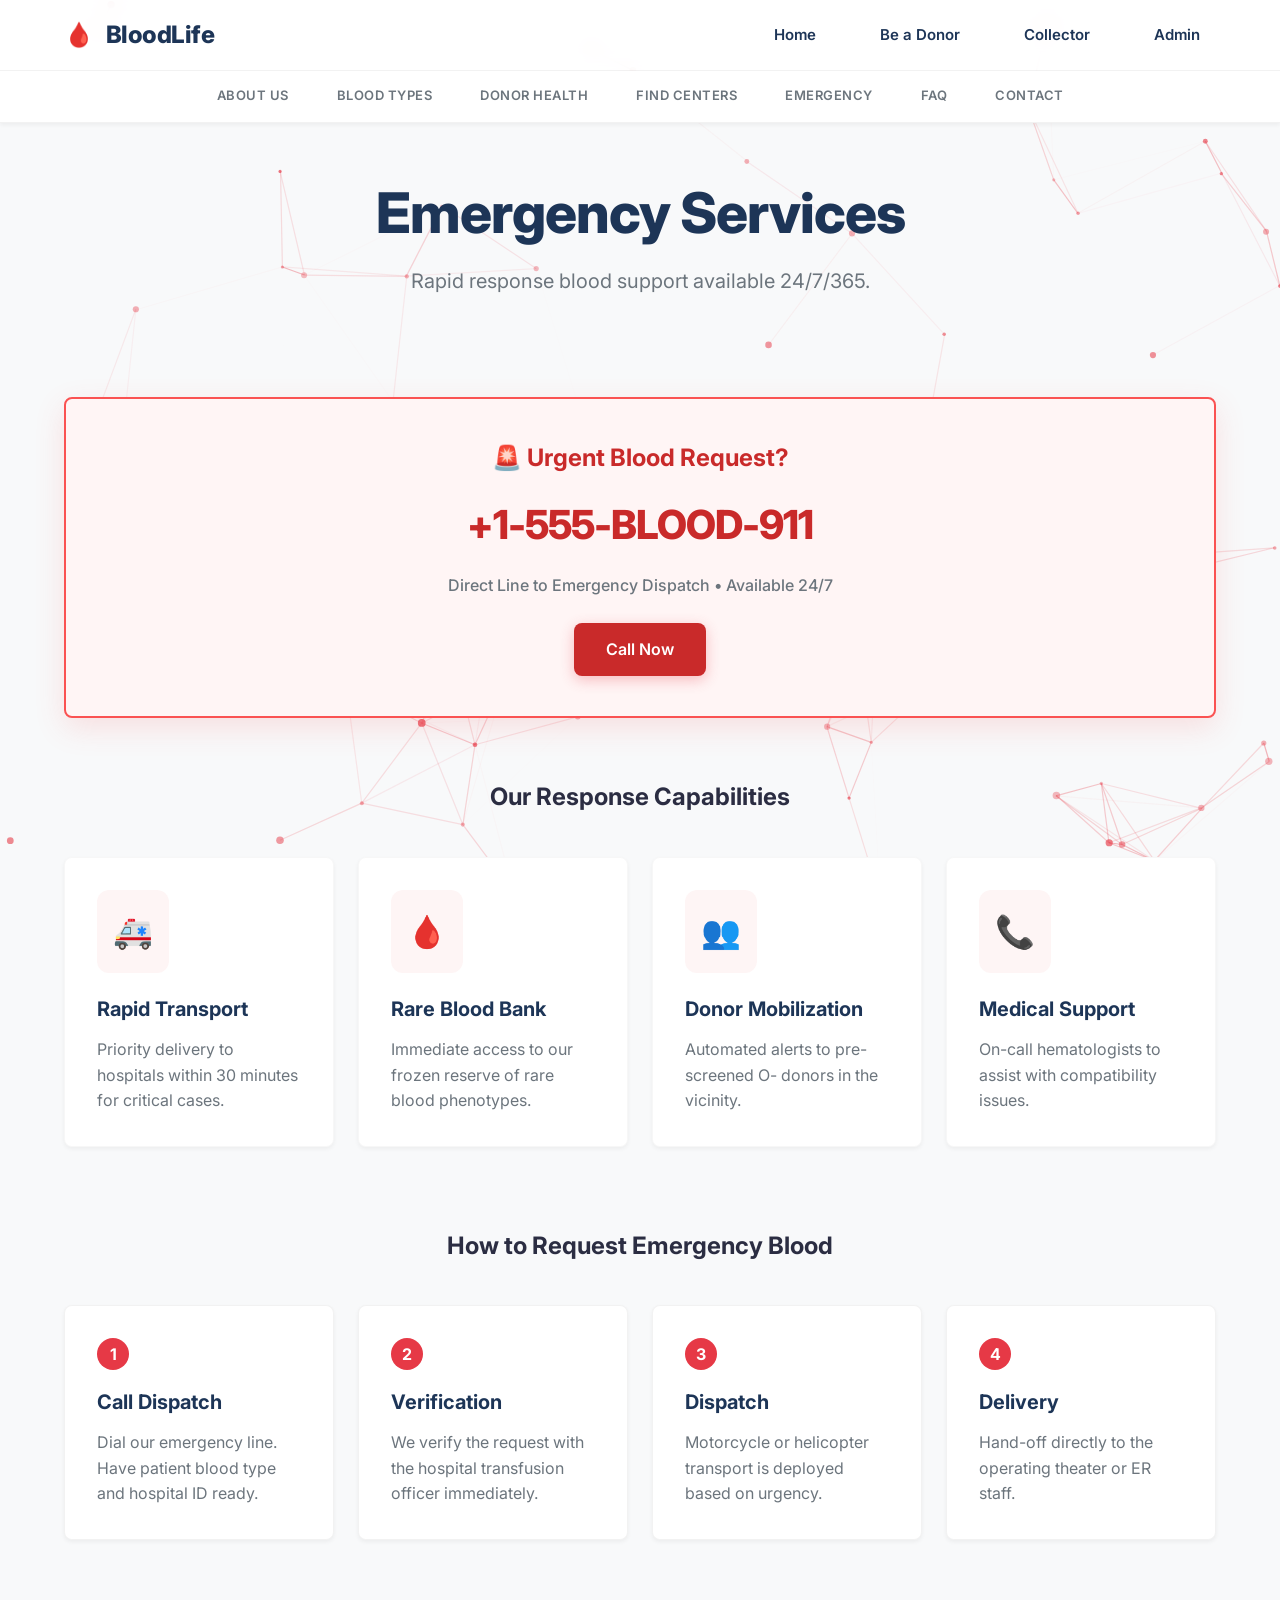
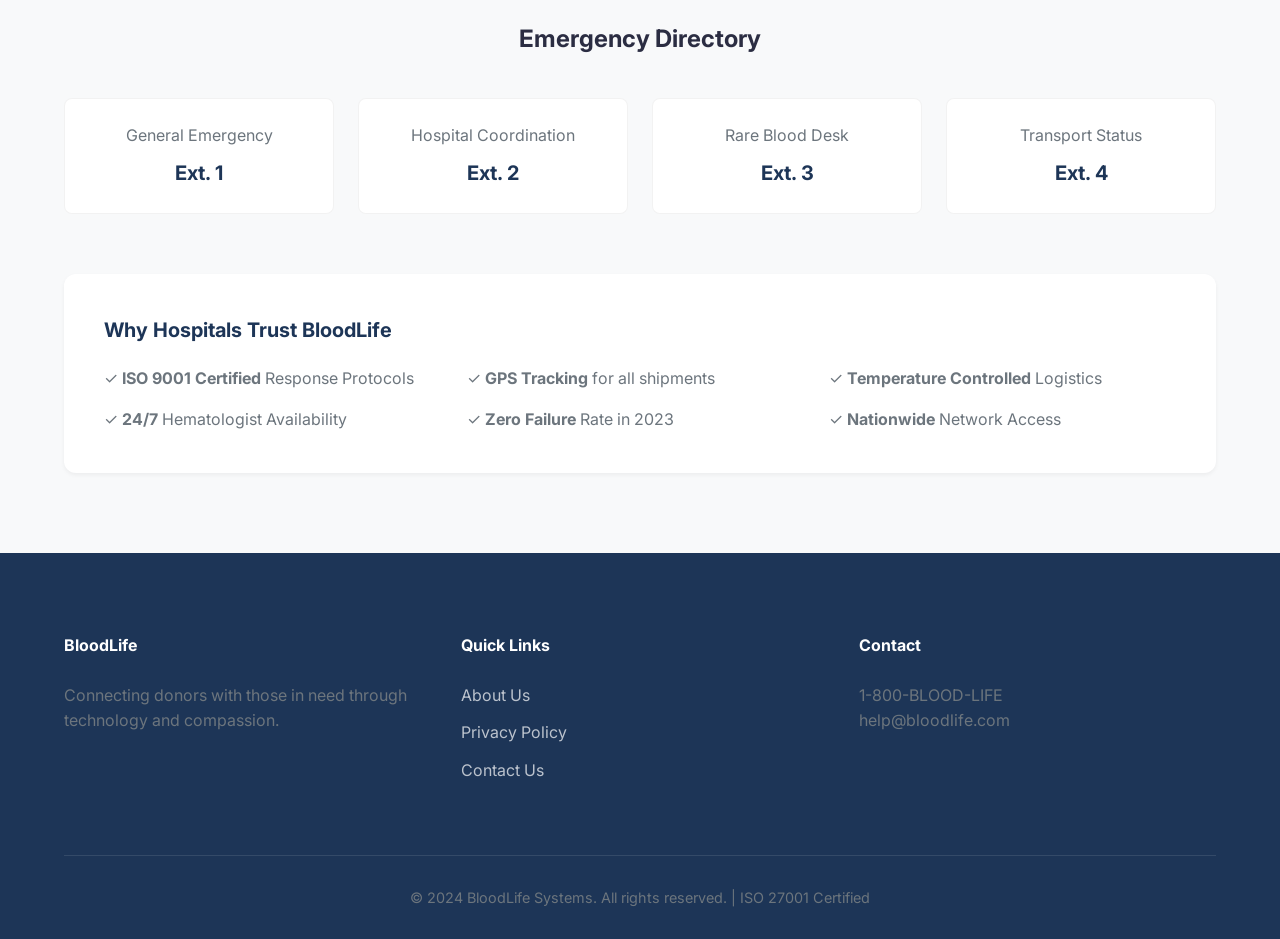
<file: emergency-services.html>
<!DOCTYPE html>
<html lang="en">
<head>
    <meta charset="UTF-8">
    <meta name="viewport" content="width=device-width, initial-scale=1.0">
    <title>Emergency Services - BloodLife</title>
    <link href="https://fonts.googleapis.com/css2?family=Inter:wght@400;500;600;700;800&display=swap" rel="stylesheet">
    <link rel="stylesheet" href="styles.css">
    
    <style>
        .emergency-alert {
            background: #fff5f5;
            border: 2px solid #fa5252;
            border-radius: var(--radius);
            padding: 40px;
            text-align: center;
            margin-bottom: 60px;
            box-shadow: 0 10px 30px rgba(250, 82, 82, 0.15);
        }
        
        .emergency-number {
            font-size: 2.5rem;
            font-weight: 800;
            color: #c92a2a;
            margin: 16px 0;
            letter-spacing: -1px;
        }

        .process-step {
            position: relative;
            background: white;
            padding: 32px;
            border-radius: var(--radius);
            box-shadow: var(--shadow-sm);
            border: 1px solid rgba(0,0,0,0.05);
            text-align: left;
        }

        .step-number {
            display: inline-block;
            background: var(--primary);
            color: white;
            width: 32px;
            height: 32px;
            border-radius: 50%;
            text-align: center;
            line-height: 32px;
            font-weight: 700;
            margin-bottom: 16px;
        }

        .contact-item {
            background: white;
            padding: 24px;
            border-radius: var(--radius);
            text-align: center;
            border: 1px solid rgba(0,0,0,0.05);
            transition: var(--transition);
        }
        .contact-item:hover {
            border-color: var(--primary);
            box-shadow: var(--shadow-sm);
        }
        .contact-phone {
            font-size: 1.25rem;
            font-weight: 700;
            color: var(--secondary);
            margin-top: 8px;
            display: block;
        }
    </style>
</head>
<body>
    <nav class="navbar">
        <div class="container">
            <div class="logo">
                <span class="logo-icon">🩸</span>
                <span class="logo-text">BloodLife</span>
            </div>
            <ul class="nav-links">
                <li><a href="index.html">Home</a></li>
                <li><a href="donor.html">Be a Donor</a></li>
                <li><a href="collector.html">Collector</a></li>
                <li><a href="admin.html">Admin</a></li>
            </ul>
        </div>
    </nav>

    <div class="taskbar">
        <div class="container">
            <a href="about.html" class="taskbar-link">About Us</a>
            <a href="blood-type-guide.html" class="taskbar-link">Blood Types</a>
            <a href="donor-health.html" class="taskbar-link">Donor Health</a>
            <a href="donation-centers.html" class="taskbar-link">Find Centers</a>
            <a href="emergency-services.html" class="taskbar-link active">Emergency</a>
            <a href="faq.html" class="taskbar-link">FAQ</a>
            <a href="contact.html" class="taskbar-link">Contact</a>
        </div>
    </div>

    <section class="hero" style="padding: 60px 0;">
        <div class="container">
            <h1>Emergency Services</h1>
            <p>Rapid response blood support available 24/7/365.</p>
        </div>
    </section>

    <section class="emergency-section">
        <div class="container">
            
            <div class="emergency-alert">
                <h2 style="color: #c92a2a; display: flex; align-items: center; justify-content: center; gap: 12px;">
                    🚨 Urgent Blood Request?
                </h2>
                <p class="emergency-number">+1-555-BLOOD-911</p>
                <p class="available" style="color: var(--text-light); font-weight: 500;">
                    Direct Line to Emergency Dispatch • Available 24/7
                </p>
                <div style="margin-top: 24px;">
                    <a href="tel:+15552566391" class="btn btn-primary" style="background: #c92a2a;">Call Now</a>
                </div>
            </div>

            <div class="section-header" style="text-align: center; margin-bottom: 40px;">
                <h2>Our Response Capabilities</h2>
            </div>
            
            <div class="stats-grid" style="grid-template-columns: repeat(auto-fit, minmax(250px, 1fr));">
                <div class="stat-card" style="text-align: left;">
                    <div class="stat-icon">🚑</div>
                    <h3>Rapid Transport</h3>
                    <p>Priority delivery to hospitals within 30 minutes for critical cases.</p>
                </div>
                <div class="stat-card" style="text-align: left;">
                    <div class="stat-icon">🩸</div>
                    <h3>Rare Blood Bank</h3>
                    <p>Immediate access to our frozen reserve of rare blood phenotypes.</p>
                </div>
                <div class="stat-card" style="text-align: left;">
                    <div class="stat-icon">👥</div>
                    <h3>Donor Mobilization</h3>
                    <p>Automated alerts to pre-screened O- donors in the vicinity.</p>
                </div>
                <div class="stat-card" style="text-align: left;">
                    <div class="stat-icon">📞</div>
                    <h3>Medical Support</h3>
                    <p>On-call hematologists to assist with compatibility issues.</p>
                </div>
            </div>

            <div class="section-header" style="text-align: center; margin: 80px 0 40px;">
                <h2>How to Request Emergency Blood</h2>
            </div>

            <div class="stats-grid" style="grid-template-columns: repeat(auto-fit, minmax(220px, 1fr)); gap: 24px;">
                <div class="process-step">
                    <div class="step-number">1</div>
                    <h3>Call Dispatch</h3>
                    <p>Dial our emergency line. Have patient blood type and hospital ID ready.</p>
                </div>
                <div class="process-step">
                    <div class="step-number">2</div>
                    <h3>Verification</h3>
                    <p>We verify the request with the hospital transfusion officer immediately.</p>
                </div>
                <div class="process-step">
                    <div class="step-number">3</div>
                    <h3>Dispatch</h3>
                    <p>Motorcycle or helicopter transport is deployed based on urgency.</p>
                </div>
                <div class="process-step">
                    <div class="step-number">4</div>
                    <h3>Delivery</h3>
                    <p>Hand-off directly to the operating theater or ER staff.</p>
                </div>
            </div>

            <div class="section-header" style="text-align: center; margin: 80px 0 40px;">
                <h2>Emergency Directory</h2>
            </div>

            <div class="stats-grid" style="grid-template-columns: repeat(auto-fit, minmax(200px, 1fr));">
                <div class="contact-item">
                    <p>General Emergency</p>
                    <span class="contact-phone">Ext. 1</span>
                </div>
                <div class="contact-item">
                    <p>Hospital Coordination</p>
                    <span class="contact-phone">Ext. 2</span>
                </div>
                <div class="contact-item">
                    <p>Rare Blood Desk</p>
                    <span class="contact-phone">Ext. 3</span>
                </div>
                <div class="contact-item">
                    <p>Transport Status</p>
                    <span class="contact-phone">Ext. 4</span>
                </div>
            </div>

            <div style="margin-top: 60px; background: white; padding: 40px; border-radius: 12px; box-shadow: var(--shadow-sm);">
                <h3>Why Hospitals Trust BloodLife</h3>
                <div style="display: grid; grid-template-columns: repeat(auto-fit, minmax(300px, 1fr)); gap: 16px; margin-top: 20px;">
                    <p>✓ <strong>ISO 9001 Certified</strong> Response Protocols</p>
                    <p>✓ <strong>GPS Tracking</strong> for all shipments</p>
                    <p>✓ <strong>Temperature Controlled</strong> Logistics</p>
                    <p>✓ <strong>24/7</strong> Hematologist Availability</p>
                    <p>✓ <strong>Zero Failure</strong> Rate in 2023</p>
                    <p>✓ <strong>Nationwide</strong> Network Access</p>
                </div>
            </div>

        </div>
    </section>

    <footer class="footer">
        <div class="container">
            <div class="footer-line" style="display: grid; grid-template-columns: repeat(auto-fit, minmax(200px, 1fr)); gap: 40px;">
                <div class="footer-section">
                    <h4>BloodLife</h4>
                    <p>Connecting donors with those in need through technology and compassion.</p>
                </div>
                <div class="footer-section">
                    <h4>Quick Links</h4>
                    <ul>
                        <li><a href="about.html">About Us</a></li>
                        <li><a href="privacy.html">Privacy Policy</a></li>
                        <li><a href="contact.html">Contact Us</a></li>
                    </ul>
                </div>
                <div class="footer-section">
                    <h4>Contact</h4>
                    <p>1-800-BLOOD-LIFE</p>
                    <p>help@bloodlife.com</p>
                </div>
            </div>
            <div class="footer-bottom">
                <p>&copy; 2024 BloodLife Systems. All rights reserved. | ISO 27001 Certified</p>
            </div>
        </div>
    </footer>

    <script src="background.js"></script>
</body>
</html>
</file>
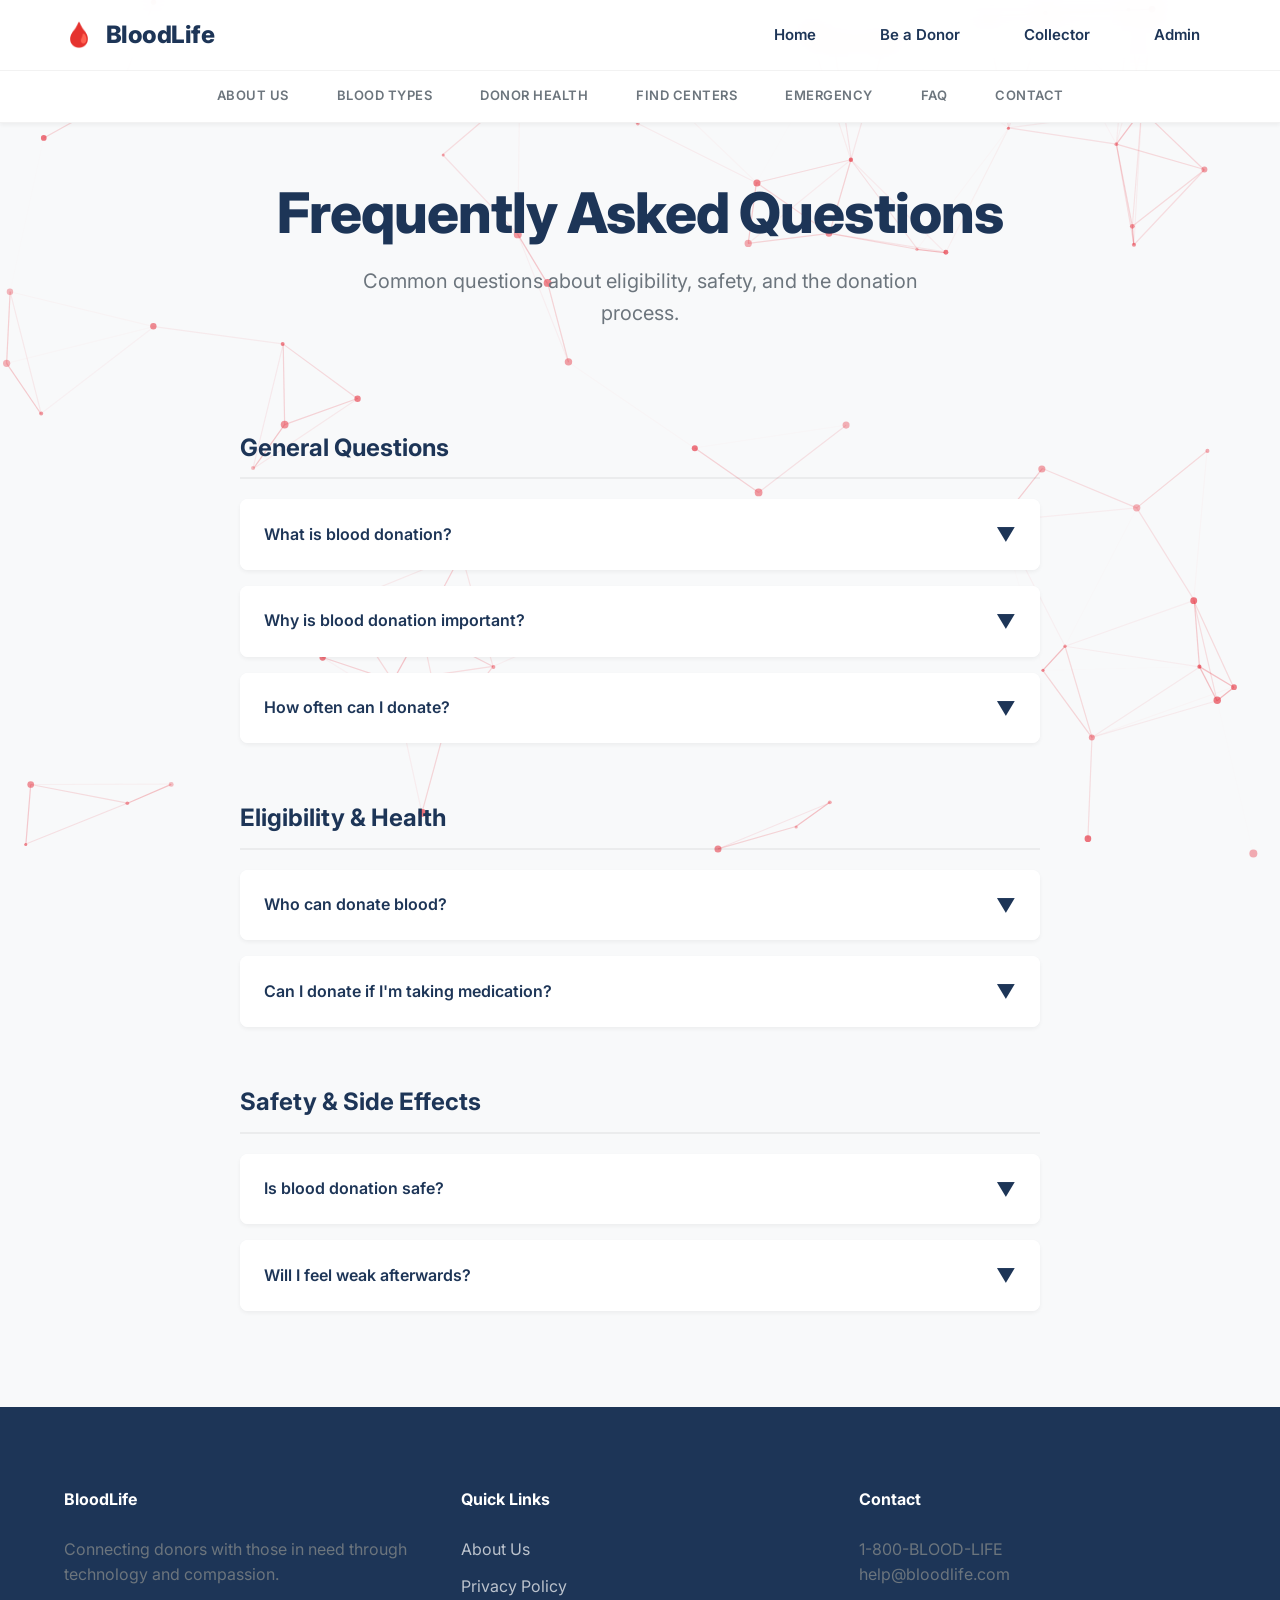
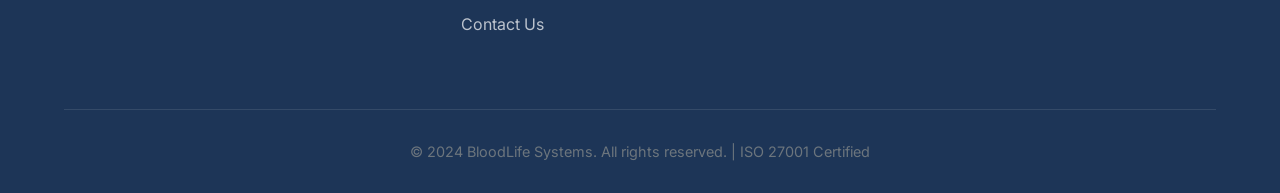
<file: faq.html>
<!DOCTYPE html>
<html lang="en">
<head>
    <meta charset="UTF-8">
    <meta name="viewport" content="width=device-width, initial-scale=1.0">
    <title>FAQ - BloodLife</title>
    <link href="https://fonts.googleapis.com/css2?family=Inter:wght@400;500;600;700;800&display=swap" rel="stylesheet">
    <link rel="stylesheet" href="styles.css">
    
    <style>
        .faq-grid {
            display: grid;
            gap: 40px;
            max-width: 800px;
            margin: 0 auto;
        }

        .faq-category h2 {
            color: var(--secondary);
            font-size: 1.5rem;
            margin-bottom: 20px;
            padding-bottom: 10px;
            border-bottom: 2px solid rgba(0,0,0,0.05);
        }

        .faq-item {
            background: white;
            border-radius: var(--radius);
            margin-bottom: 16px;
            box-shadow: var(--shadow-sm);
            overflow: hidden;
            transition: var(--transition);
        }

        .faq-question {
            padding: 20px 24px;
            cursor: pointer;
            display: flex;
            justify-content: space-between;
            align-items: center;
            font-weight: 600;
            color: var(--secondary);
            background: white;
            transition: var(--transition);
        }

        .faq-question:hover {
            color: var(--primary);
            background: #f8f9fa;
        }

        .faq-icon {
            font-size: 1.2rem;
            transition: transform 0.3s ease;
        }

        .faq-answer {
            max-height: 0;
            overflow: hidden;
            padding: 0 24px;
            color: var(--text-light);
            background: white;
            transition: all 0.3s cubic-bezier(0.4, 0, 0.2, 1);
            opacity: 0;
        }

        /* Active State */
        .faq-item.active .faq-answer {
            max-height: 200px; /* Arbitrary large height */
            padding: 0 24px 24px;
            opacity: 1;
        }
        
        .faq-item.active .faq-question {
            color: var(--primary);
        }
        
        .faq-item.active .faq-icon {
            transform: rotate(180deg);
        }
    </style>
</head>
<body>
    <nav class="navbar">
        <div class="container">
            <div class="logo">
                <span class="logo-icon">🩸</span>
                <span class="logo-text">BloodLife</span>
            </div>
            <ul class="nav-links">
                <li><a href="index.html">Home</a></li>
                <li><a href="donor.html">Be a Donor</a></li>
                <li><a href="collector.html">Collector</a></li>
                <li><a href="admin.html">Admin</a></li>
            </ul>
        </div>
    </nav>

    <div class="taskbar">
        <div class="container">
            <a href="about.html" class="taskbar-link">About Us</a>
            <a href="blood-type-guide.html" class="taskbar-link">Blood Types</a>
            <a href="donor-health.html" class="taskbar-link">Donor Health</a>
            <a href="donation-centers.html" class="taskbar-link">Find Centers</a>
            <a href="emergency-services.html" class="taskbar-link">Emergency</a>
            <a href="faq.html" class="taskbar-link active">FAQ</a>
            <a href="contact.html" class="taskbar-link">Contact</a>
        </div>
    </div>

    <section class="hero" style="padding: 60px 0;">
        <div class="container">
            <h1>Frequently Asked Questions</h1>
            <p>Common questions about eligibility, safety, and the donation process.</p>
        </div>
    </section>

    <section class="faq-main-section">
        <div class="container">
            <div class="faq-grid">
                
                <div class="faq-category">
                    <h2>General Questions</h2>
                    
                    <div class="faq-item">
                        <div class="faq-question">
                            What is blood donation?
                            <span class="faq-icon">▼</span>
                        </div>
                        <div class="faq-answer">
                            <p>Blood donation is a voluntary procedure where a healthy person donates blood to help patients in need of blood transfusions. The process is quick, safe, and lifesaving.</p>
                        </div>
                    </div>

                    <div class="faq-item">
                        <div class="faq-question">
                            Why is blood donation important?
                            <span class="faq-icon">▼</span>
                        </div>
                        <div class="faq-answer">
                            <p>Blood is essential for surgeries, emergency care, cancer treatment, and treating patients with blood disorders. One donation can save up to 3 lives.</p>
                        </div>
                    </div>

                    <div class="faq-item">
                        <div class="faq-question">
                            How often can I donate?
                            <span class="faq-icon">▼</span>
                        </div>
                        <div class="faq-answer">
                            <p>Healthy donors can donate whole blood every 56 days (8 weeks). Platelet and plasma donations can be made more frequently (up to 24 times a year).</p>
                        </div>
                    </div>
                </div>

                <div class="faq-category">
                    <h2>Eligibility & Health</h2>
                    
                    <div class="faq-item">
                        <div class="faq-question">
                            Who can donate blood?
                            <span class="faq-icon">▼</span>
                        </div>
                        <div class="faq-answer">
                            <p>Generally, you must be at least 18 years old (16-17 with parental consent), weigh at least 110 pounds, and be in good health on the day of donation.</p>
                        </div>
                    </div>

                    <div class="faq-item">
                        <div class="faq-question">
                            Can I donate if I'm taking medication?
                            <span class="faq-icon">▼</span>
                        </div>
                        <div class="faq-answer">
                            <p>Most medications are acceptable. However, some (like blood thinners or acne meds) may require a waiting period. Please check our eligibility tool or ask during screening.</p>
                        </div>
                    </div>
                </div>

                <div class="faq-category">
                    <h2>Safety & Side Effects</h2>
                    
                    <div class="faq-item">
                        <div class="faq-question">
                            Is blood donation safe?
                            <span class="faq-icon">▼</span>
                        </div>
                        <div class="faq-answer">
                            <p>Yes. We use sterile, single-use needles for every donor. You cannot contract any disease from donating blood.</p>
                        </div>
                    </div>

                    <div class="faq-item">
                        <div class="faq-question">
                            Will I feel weak afterwards?
                            <span class="faq-icon">▼</span>
                        </div>
                        <div class="faq-answer">
                            <p>Most people feel fine. You may feel a little lightheaded if you haven't eaten or hydrated enough. We provide snacks and juice to help you recover quickly.</p>
                        </div>
                    </div>
                </div>

            </div>
        </div>
    </section>

    <footer class="footer">
        <div class="container">
            <div class="footer-line" style="display: grid; grid-template-columns: repeat(auto-fit, minmax(200px, 1fr)); gap: 40px;">
                <div class="footer-section">
                    <h4>BloodLife</h4>
                    <p>Connecting donors with those in need through technology and compassion.</p>
                </div>
                <div class="footer-section">
                    <h4>Quick Links</h4>
                    <ul>
                        <li><a href="about.html">About Us</a></li>
                        <li><a href="privacy.html">Privacy Policy</a></li>
                        <li><a href="contact.html">Contact Us</a></li>
                    </ul>
                </div>
                <div class="footer-section">
                    <h4>Contact</h4>
                    <p>1-800-BLOOD-LIFE</p>
                    <p>help@bloodlife.com</p>
                </div>
            </div>
            <div class="footer-bottom">
                <p>&copy; 2024 BloodLife Systems. All rights reserved. | ISO 27001 Certified</p>
            </div>
        </div>
    </footer>

    <script src="background.js"></script>
    <script>
        // Simple Accordion Logic
        document.querySelectorAll('.faq-question').forEach(button => {
            button.addEventListener('click', () => {
                const item = button.parentElement;
                
                // Toggle active state
                item.classList.toggle('active');
                
                // Close other items (Optional: remove if you want multiple open)
                document.querySelectorAll('.faq-item').forEach(other => {
                    if (other !== item) {
                        other.classList.remove('active');
                    }
                });
            });
        });
    </script>
</body>
</html>
</file>
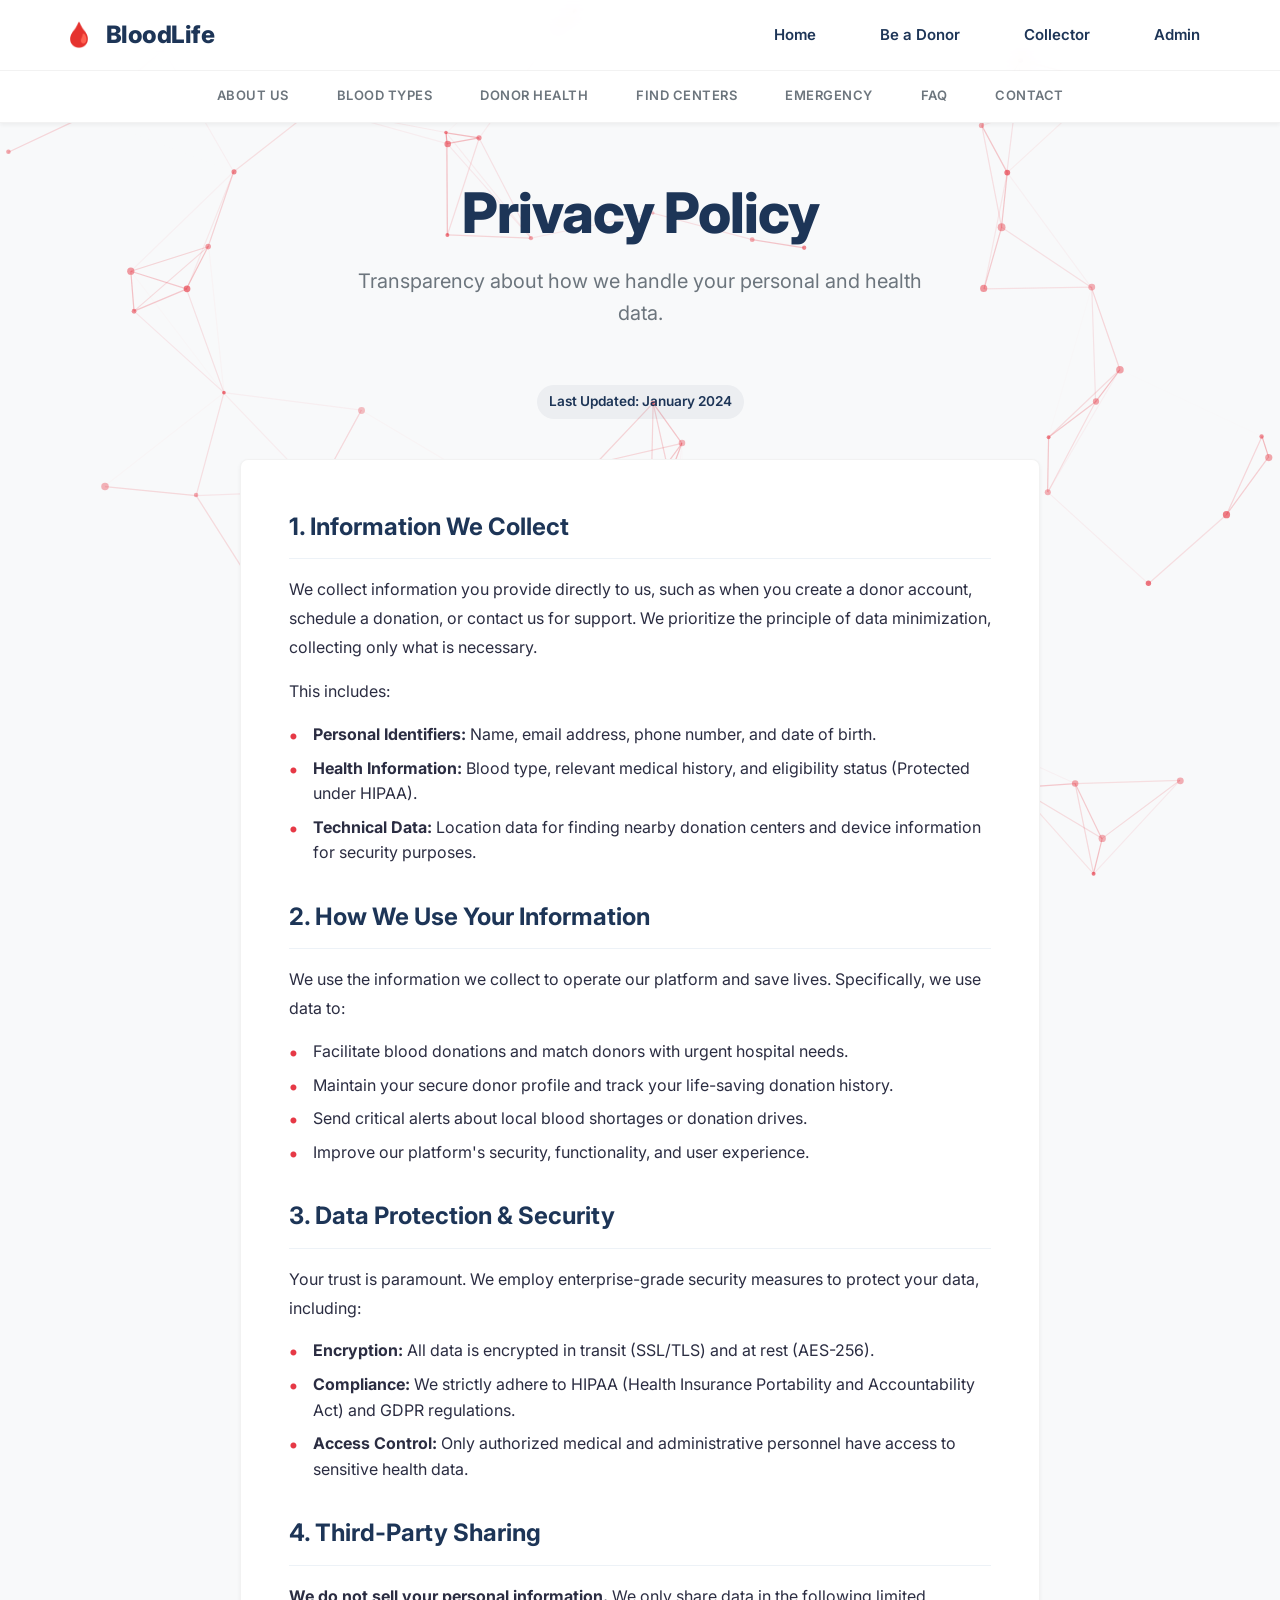
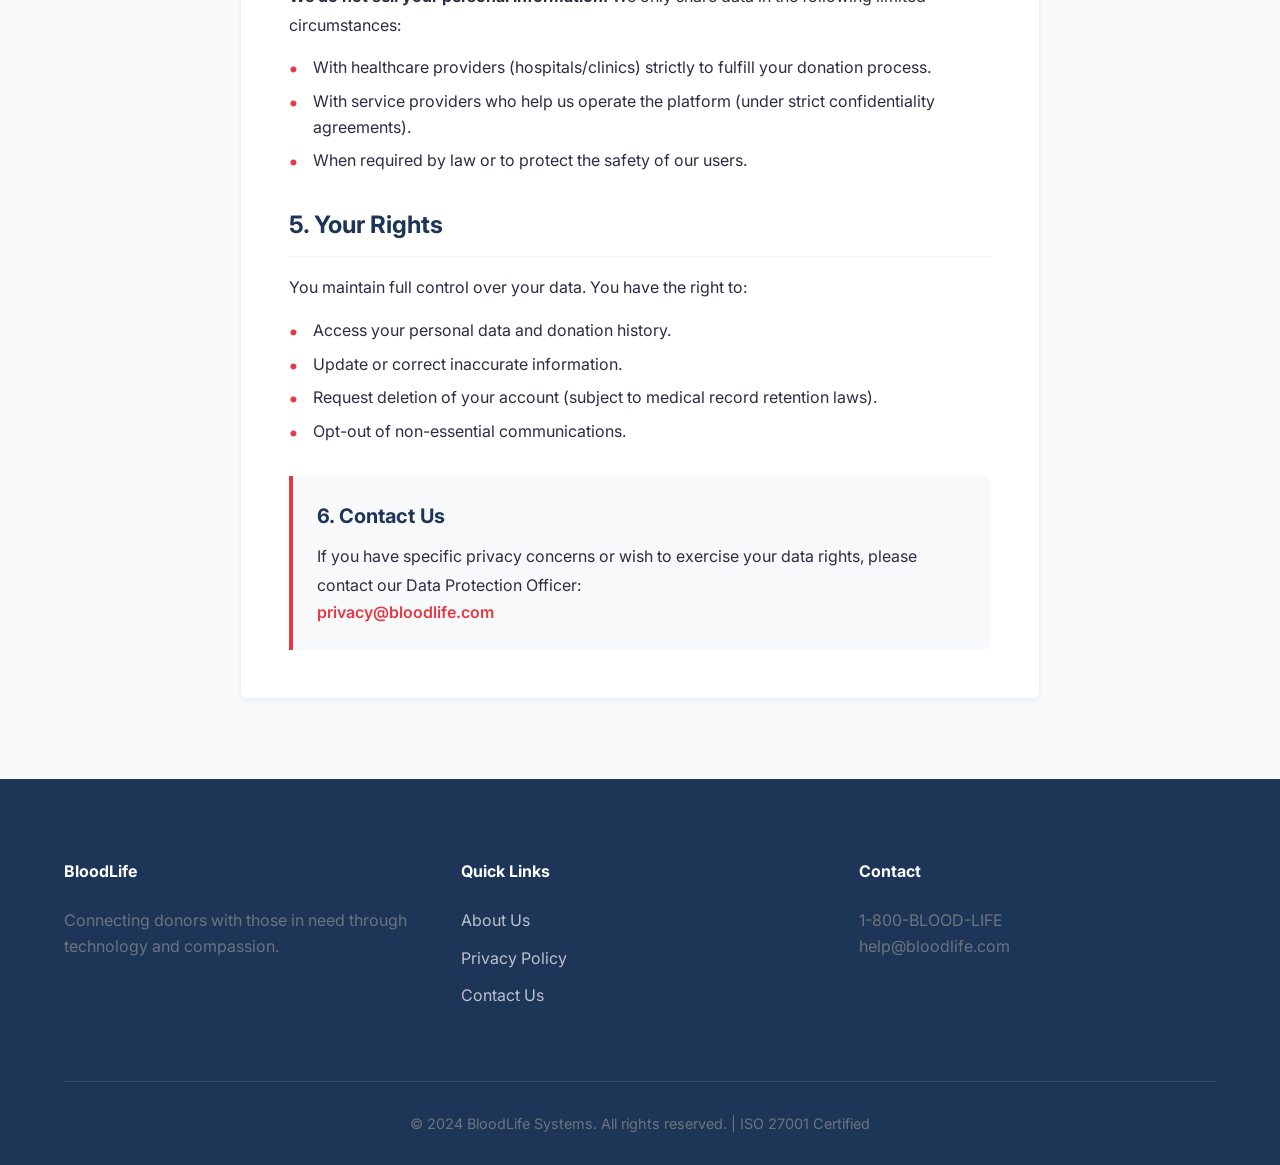
<file: privacy.html>
<!DOCTYPE html>
<html lang="en">
<head>
    <meta charset="UTF-8">
    <meta name="viewport" content="width=device-width, initial-scale=1.0">
    <title>Privacy Policy - BloodLife</title>
    <link href="https://fonts.googleapis.com/css2?family=Inter:wght@400;500;600;700;800&display=swap" rel="stylesheet">
    <link rel="stylesheet" href="styles.css">
    
    <style>
        .policy-container {
            max-width: 800px; /* Optimal reading width */
            margin: 0 auto;
            background: white;
            padding: 48px;
            border-radius: var(--radius);
            box-shadow: var(--shadow-sm);
            border: 1px solid rgba(0,0,0,0.05);
        }

        .policy-content h2 {
            color: var(--secondary);
            font-size: 1.5rem;
            margin-top: 32px;
            margin-bottom: 16px;
            padding-bottom: 12px;
            border-bottom: 1px solid #edf2f7;
        }

        .policy-content h2:first-child {
            margin-top: 0;
        }

        .policy-content p {
            color: var(--text-dark);
            margin-bottom: 16px;
            line-height: 1.8;
        }

        .policy-content ul {
            list-style: none;
            padding-left: 0;
            margin-bottom: 24px;
        }

        .policy-content li {
            position: relative;
            padding-left: 24px;
            margin-bottom: 8px;
            color: var(--text-dark);
            line-height: 1.6;
        }

        .policy-content li::before {
            content: "•";
            color: var(--primary);
            font-weight: bold;
            font-size: 1.2rem;
            position: absolute;
            left: 0;
            top: -2px;
        }

        .contact-box {
            background: #f8f9fa;
            border-left: 4px solid var(--primary);
            padding: 24px;
            margin-top: 32px;
            border-radius: 0 8px 8px 0;
        }
        
        .last-updated {
            display: inline-block;
            background: rgba(29, 53, 87, 0.05);
            color: var(--secondary);
            padding: 6px 12px;
            border-radius: 50px;
            font-size: 0.85rem;
            font-weight: 600;
            margin-top: 16px;
        }
    </style>
</head>
<body>
    <nav class="navbar">
        <div class="container">
            <div class="logo">
                <span class="logo-icon">🩸</span>
                <span class="logo-text">BloodLife</span>
            </div>
            <ul class="nav-links">
                <li><a href="index.html">Home</a></li>
                <li><a href="donor.html">Be a Donor</a></li>
                <li><a href="collector.html">Collector</a></li>
                <li><a href="admin.html">Admin</a></li>
            </ul>
        </div>
    </nav>

    <div class="taskbar">
        <div class="container">
            <a href="about.html" class="taskbar-link">About Us</a>
            <a href="blood-type-guide.html" class="taskbar-link">Blood Types</a>
            <a href="donor-health.html" class="taskbar-link">Donor Health</a>
            <a href="donation-centers.html" class="taskbar-link">Find Centers</a>
            <a href="emergency-services.html" class="taskbar-link">Emergency</a>
            <a href="faq.html" class="taskbar-link">FAQ</a>
            <a href="contact.html" class="taskbar-link">Contact</a>
        </div>
    </div>

    <section class="hero" style="padding: 60px 0 40px;">
        <div class="container" style="text-align: center;">
            <h1>Privacy Policy</h1>
            <p>Transparency about how we handle your personal and health data.</p>
            <span class="last-updated">Last Updated: January 2024</span>
        </div>
    </section>

    <section class="policy-section">
        <div class="container">
            <div class="policy-container">
                <div class="policy-content">
                    <h2>1. Information We Collect</h2>
                    <p>We collect information you provide directly to us, such as when you create a donor account, schedule a donation, or contact us for support. We prioritize the principle of data minimization, collecting only what is necessary.</p>
                    <p>This includes:</p>
                    <ul>
                        <li><strong>Personal Identifiers:</strong> Name, email address, phone number, and date of birth.</li>
                        <li><strong>Health Information:</strong> Blood type, relevant medical history, and eligibility status (Protected under HIPAA).</li>
                        <li><strong>Technical Data:</strong> Location data for finding nearby donation centers and device information for security purposes.</li>
                    </ul>

                    <h2>2. How We Use Your Information</h2>
                    <p>We use the information we collect to operate our platform and save lives. Specifically, we use data to:</p>
                    <ul>
                        <li>Facilitate blood donations and match donors with urgent hospital needs.</li>
                        <li>Maintain your secure donor profile and track your life-saving donation history.</li>
                        <li>Send critical alerts about local blood shortages or donation drives.</li>
                        <li>Improve our platform's security, functionality, and user experience.</li>
                    </ul>

                    <h2>3. Data Protection & Security</h2>
                    <p>Your trust is paramount. We employ enterprise-grade security measures to protect your data, including:</p>
                    <ul>
                        <li><strong>Encryption:</strong> All data is encrypted in transit (SSL/TLS) and at rest (AES-256).</li>
                        <li><strong>Compliance:</strong> We strictly adhere to HIPAA (Health Insurance Portability and Accountability Act) and GDPR regulations.</li>
                        <li><strong>Access Control:</strong> Only authorized medical and administrative personnel have access to sensitive health data.</li>
                    </ul>

                    <h2>4. Third-Party Sharing</h2>
                    <p><strong>We do not sell your personal information.</strong> We only share data in the following limited circumstances:</p>
                    <ul>
                        <li>With healthcare providers (hospitals/clinics) strictly to fulfill your donation process.</li>
                        <li>With service providers who help us operate the platform (under strict confidentiality agreements).</li>
                        <li>When required by law or to protect the safety of our users.</li>
                    </ul>

                    <h2>5. Your Rights</h2>
                    <p>You maintain full control over your data. You have the right to:</p>
                    <ul>
                        <li>Access your personal data and donation history.</li>
                        <li>Update or correct inaccurate information.</li>
                        <li>Request deletion of your account (subject to medical record retention laws).</li>
                        <li>Opt-out of non-essential communications.</li>
                    </ul>

                    <div class="contact-box">
                        <h3 style="margin-bottom: 10px; color: var(--secondary);">6. Contact Us</h3>
                        <p style="margin-bottom: 0;">If you have specific privacy concerns or wish to exercise your data rights, please contact our Data Protection Officer:</p>
                        <a href="mailto:privacy@bloodlife.com" style="color: var(--primary); font-weight: 600; text-decoration: none;">privacy@bloodlife.com</a>
                    </div>
                </div>
            </div>
        </div>
    </section>

    <footer class="footer">
        <div class="container">
            <div class="footer-line" style="display: grid; grid-template-columns: repeat(auto-fit, minmax(200px, 1fr)); gap: 40px;">
                <div class="footer-section">
                    <h4>BloodLife</h4>
                    <p>Connecting donors with those in need through technology and compassion.</p>
                </div>
                <div class="footer-section">
                    <h4>Quick Links</h4>
                    <ul>
                        <li><a href="about.html">About Us</a></li>
                        <li><a href="privacy.html">Privacy Policy</a></li>
                        <li><a href="contact.html">Contact Us</a></li>
                    </ul>
                </div>
                <div class="footer-section">
                    <h4>Contact</h4>
                    <p>1-800-BLOOD-LIFE</p>
                    <p>help@bloodlife.com</p>
                </div>
            </div>
            <div class="footer-bottom">
                <p>&copy; 2024 BloodLife Systems. All rights reserved. | ISO 27001 Certified</p>
            </div>
        </div>
    </footer>

    <script src="background.js"></script>
</body>
</html>
</file>
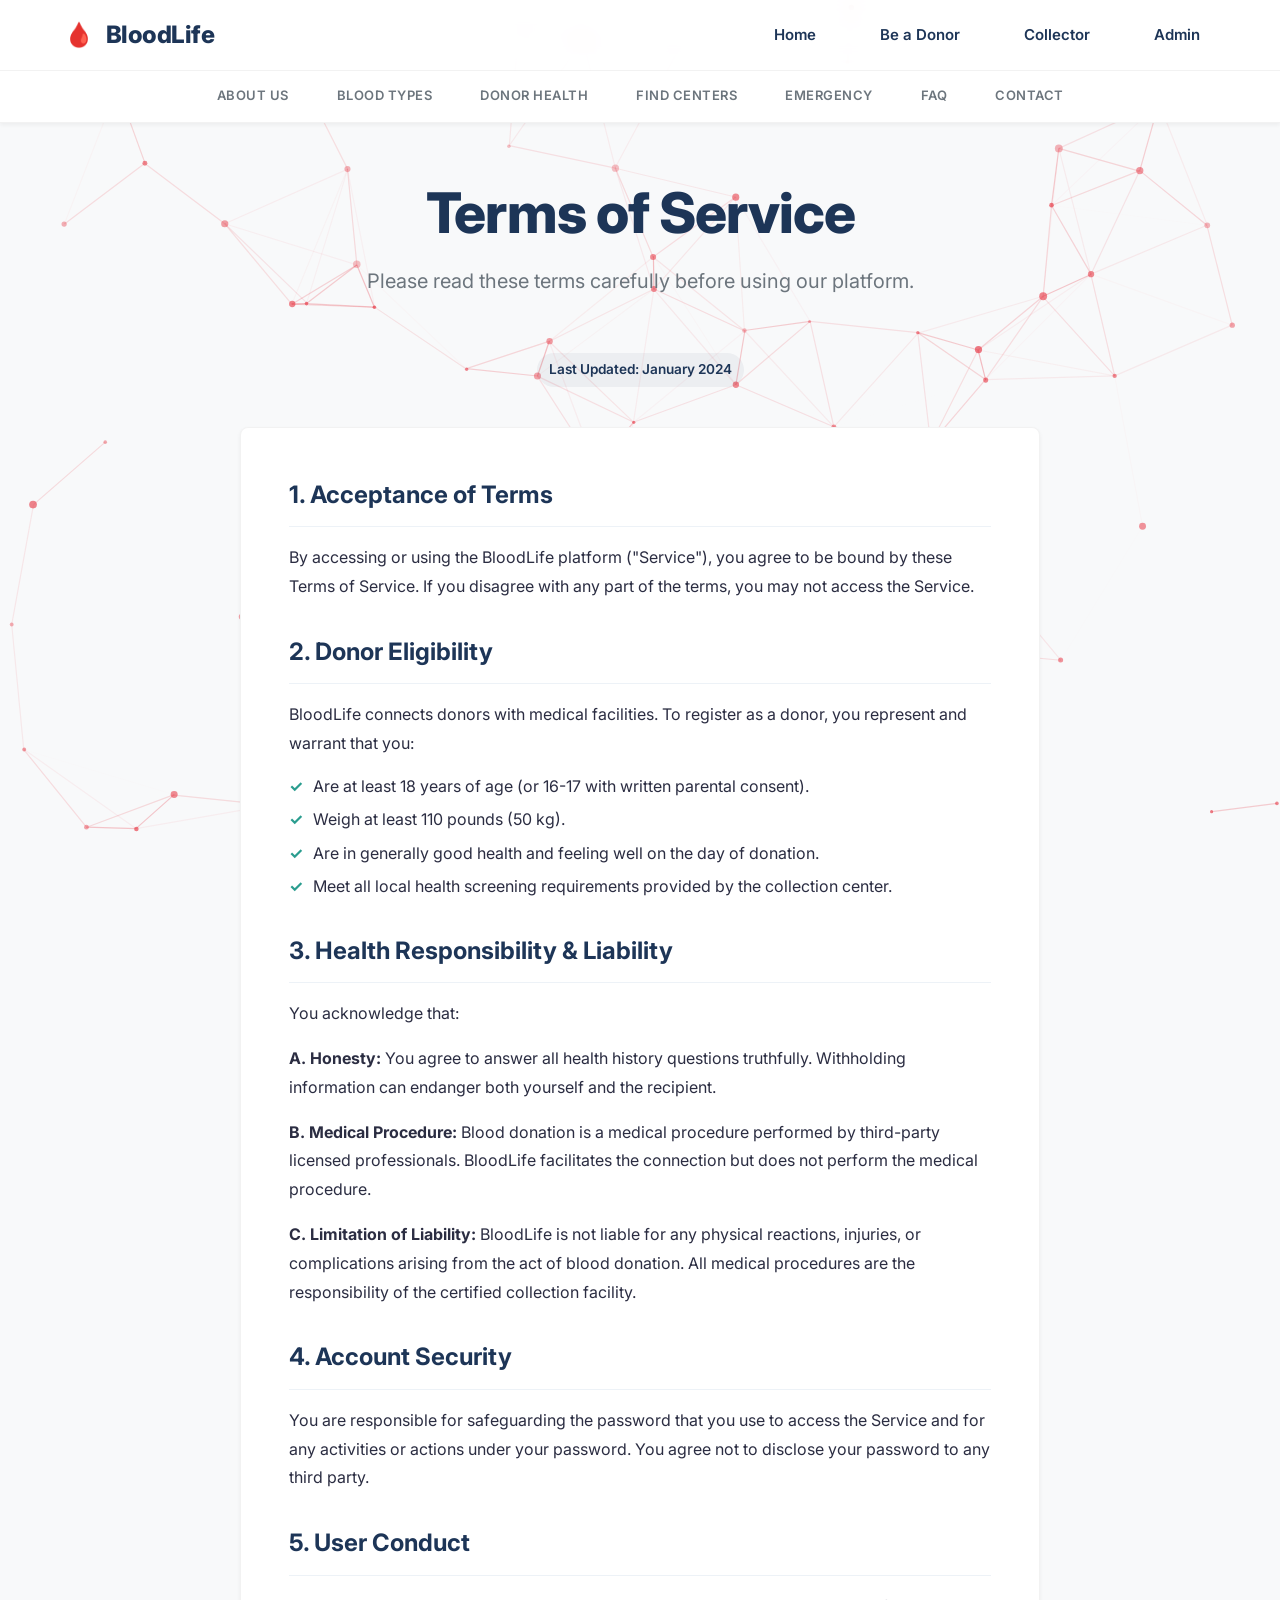
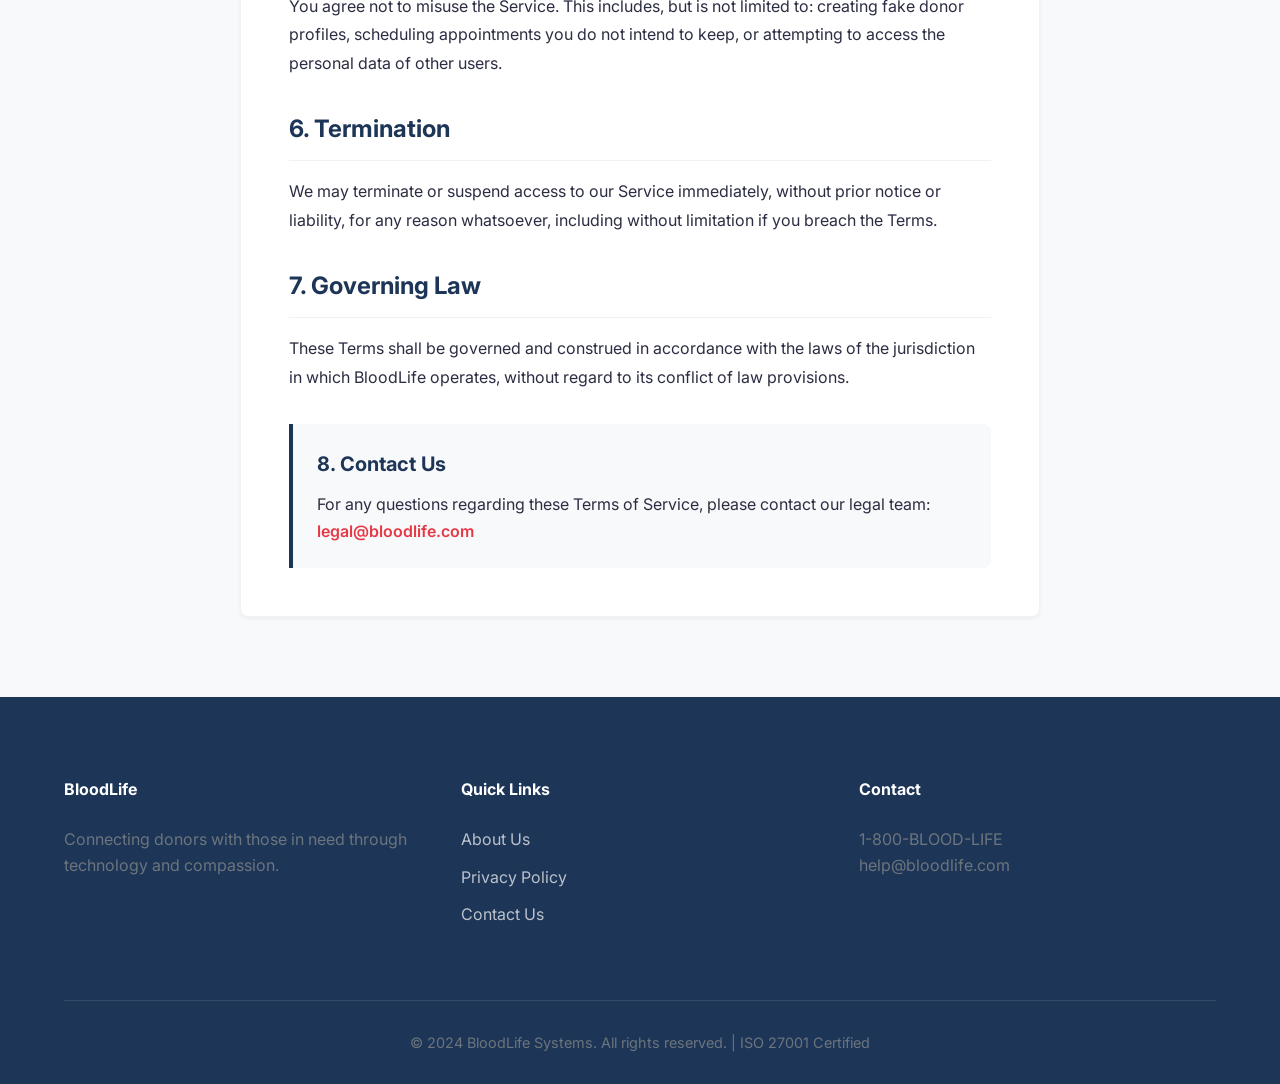
<file: terms.html>
<!DOCTYPE html>
<html lang="en">
<head>
    <meta charset="UTF-8">
    <meta name="viewport" content="width=device-width, initial-scale=1.0">
    <title>Terms of Service - BloodLife</title>
    <link href="https://fonts.googleapis.com/css2?family=Inter:wght@400;500;600;700;800&display=swap" rel="stylesheet">
    <link rel="stylesheet" href="styles.css">
    
    <style>
        .policy-container {
            max-width: 800px;
            margin: 0 auto;
            background: white;
            padding: 48px;
            border-radius: var(--radius);
            box-shadow: var(--shadow-sm);
            border: 1px solid rgba(0,0,0,0.05);
        }

        .policy-content h2 {
            color: var(--secondary);
            font-size: 1.5rem;
            margin-top: 32px;
            margin-bottom: 16px;
            padding-bottom: 12px;
            border-bottom: 1px solid #edf2f7;
        }

        .policy-content h2:first-child {
            margin-top: 0;
        }

        .policy-content p {
            color: var(--text-dark);
            margin-bottom: 16px;
            line-height: 1.8;
        }

        .policy-content ul {
            list-style: none;
            padding-left: 0;
            margin-bottom: 24px;
        }

        .policy-content li {
            position: relative;
            padding-left: 24px;
            margin-bottom: 8px;
            color: var(--text-dark);
            line-height: 1.6;
        }

        .policy-content li::before {
            content: "✓";
            color: var(--success); /* Green checks for requirements */
            font-weight: bold;
            font-size: 1rem;
            position: absolute;
            left: 0;
            top: 0;
        }

        .contact-box {
            background: #f8f9fa;
            border-left: 4px solid var(--secondary);
            padding: 24px;
            margin-top: 32px;
            border-radius: 0 8px 8px 0;
        }
        
        .last-updated {
            display: inline-block;
            background: rgba(29, 53, 87, 0.05);
            color: var(--secondary);
            padding: 6px 12px;
            border-radius: 50px;
            font-size: 0.85rem;
            font-weight: 600;
            margin-top: 16px;
        }
    </style>
</head>
<body>
    <nav class="navbar">
        <div class="container">
            <div class="logo">
                <span class="logo-icon">🩸</span>
                <span class="logo-text">BloodLife</span>
            </div>
            <ul class="nav-links">
                <li><a href="index.html">Home</a></li>
                <li><a href="donor.html">Be a Donor</a></li>
                <li><a href="collector.html">Collector</a></li>
                <li><a href="admin.html">Admin</a></li>
            </ul>
        </div>
    </nav>

    <div class="taskbar">
        <div class="container">
            <a href="about.html" class="taskbar-link">About Us</a>
            <a href="blood-type-guide.html" class="taskbar-link">Blood Types</a>
            <a href="donor-health.html" class="taskbar-link">Donor Health</a>
            <a href="donation-centers.html" class="taskbar-link">Find Centers</a>
            <a href="emergency-services.html" class="taskbar-link">Emergency</a>
            <a href="faq.html" class="taskbar-link">FAQ</a>
            <a href="contact.html" class="taskbar-link">Contact</a>
        </div>
    </div>

    <section class="hero" style="padding: 60px 0 40px;">
        <div class="container" style="text-align: center;">
            <h1>Terms of Service</h1>
            <p>Please read these terms carefully before using our platform.</p>
            <span class="last-updated">Last Updated: January 2024</span>
        </div>
    </section>

    <section class="policy-section">
        <div class="container">
            <div class="policy-container">
                <div class="policy-content">
                    <h2>1. Acceptance of Terms</h2>
                    <p>By accessing or using the BloodLife platform ("Service"), you agree to be bound by these Terms of Service. If you disagree with any part of the terms, you may not access the Service.</p>

                    <h2>2. Donor Eligibility</h2>
                    <p>BloodLife connects donors with medical facilities. To register as a donor, you represent and warrant that you:</p>
                    <ul>
                        <li>Are at least 18 years of age (or 16-17 with written parental consent).</li>
                        <li>Weigh at least 110 pounds (50 kg).</li>
                        <li>Are in generally good health and feeling well on the day of donation.</li>
                        <li>Meet all local health screening requirements provided by the collection center.</li>
                    </ul>

                    <h2>3. Health Responsibility & Liability</h2>
                    <p>You acknowledge that:</p>
                    <p><strong>A. Honesty:</strong> You agree to answer all health history questions truthfully. Withholding information can endanger both yourself and the recipient.</p>
                    <p><strong>B. Medical Procedure:</strong> Blood donation is a medical procedure performed by third-party licensed professionals. BloodLife facilitates the connection but does not perform the medical procedure.</p>
                    <p><strong>C. Limitation of Liability:</strong> BloodLife is not liable for any physical reactions, injuries, or complications arising from the act of blood donation. All medical procedures are the responsibility of the certified collection facility.</p>

                    <h2>4. Account Security</h2>
                    <p>You are responsible for safeguarding the password that you use to access the Service and for any activities or actions under your password. You agree not to disclose your password to any third party.</p>

                    <h2>5. User Conduct</h2>
                    <p>You agree not to misuse the Service. This includes, but is not limited to: creating fake donor profiles, scheduling appointments you do not intend to keep, or attempting to access the personal data of other users.</p>

                    <h2>6. Termination</h2>
                    <p>We may terminate or suspend access to our Service immediately, without prior notice or liability, for any reason whatsoever, including without limitation if you breach the Terms.</p>

                    <h2>7. Governing Law</h2>
                    <p>These Terms shall be governed and construed in accordance with the laws of the jurisdiction in which BloodLife operates, without regard to its conflict of law provisions.</p>

                    <div class="contact-box">
                        <h3 style="margin-bottom: 10px; color: var(--secondary);">8. Contact Us</h3>
                        <p style="margin-bottom: 0;">For any questions regarding these Terms of Service, please contact our legal team:</p>
                        <a href="mailto:legal@bloodlife.com" style="color: var(--primary); font-weight: 600; text-decoration: none;">legal@bloodlife.com</a>
                    </div>
                </div>
            </div>
        </div>
    </section>

    <footer class="footer">
        <div class="container">
            <div class="footer-line" style="display: grid; grid-template-columns: repeat(auto-fit, minmax(200px, 1fr)); gap: 40px;">
                <div class="footer-section">
                    <h4>BloodLife</h4>
                    <p>Connecting donors with those in need through technology and compassion.</p>
                </div>
                <div class="footer-section">
                    <h4>Quick Links</h4>
                    <ul>
                        <li><a href="about.html">About Us</a></li>
                        <li><a href="privacy.html">Privacy Policy</a></li>
                        <li><a href="contact.html">Contact Us</a></li>
                    </ul>
                </div>
                <div class="footer-section">
                    <h4>Contact</h4>
                    <p>1-800-BLOOD-LIFE</p>
                    <p>help@bloodlife.com</p>
                </div>
            </div>
            <div class="footer-bottom">
                <p>&copy; 2024 BloodLife Systems. All rights reserved. | ISO 27001 Certified</p>
            </div>
        </div>
    </footer>

    <script src="background.js"></script>
</body>
</html>
</file>
<file: styles.css>
:root {
    /* Professional Medical Palette */
    --primary: #e63946;       /* Vibrant Red */
    --primary-dark: #c1121f;  /* Darker Red */
    --secondary: #1d3557;     /* Trustworthy Navy */
    --accent: #457b9d;        /* Soft Blue */
    --bg-light: #f8f9fa;      /* Off-white background */
    --text-dark: #2b2d42;     /* Dark Grey */
    --text-light: #6c757d;    /* Muted Grey */
    --white: #ffffff;
    --success: #2a9d8f;
    --warning: #e9c46a;
    
    /* Effects */
    --shadow-sm: 0 2px 4px rgba(0,0,0,0.05);
    --shadow-lg: 0 10px 15px rgba(0,0,0,0.1);
    --radius: 8px;
    --transition: all 0.3s cubic-bezier(0.4, 0, 0.2, 1);
}

* {
    margin: 0;
    padding: 0;
    box-sizing: border-box;
}

body {
    font-family: 'Inter', 'Segoe UI', system-ui, sans-serif;
    line-height: 1.6;
    color: var(--text-dark);
    background-color: var(--bg-light);
    overflow-x: hidden;
}

/* === CRITICAL FIX FOR TOP SPACE === */
#interactive-bg {
    position: fixed;   /* Removes it from the document flow */
    top: 0;
    left: 0;
    width: 100vw;
    height: 100vh;
    z-index: -1;       /* Puts it behind everything */
    pointer-events: none; /* Allows clicking through it */
}

.container {
    max-width: 1200px;
    margin: 0 auto;
    padding: 0 24px;
}

/* ============ NAVBAR (Glassmorphism) ============ */
.navbar {
    background: rgba(255, 255, 255, 0.9);
    backdrop-filter: blur(10px);
    -webkit-backdrop-filter: blur(10px);
    border-bottom: 1px solid rgba(0,0,0,0.05);
    position: sticky;
    top: 0;
    z-index: 1000;
    padding: 16px 0;
}

.navbar .container {
    display: flex;
    justify-content: space-between;
    align-items: center;
}

.logo {
    display: flex;
    align-items: center;
    gap: 12px;
    font-size: 24px;
    font-weight: 800;
    color: var(--primary);
    letter-spacing: -0.5px;
}

.logo-text { color: var(--secondary); }

.nav-links {
    display: flex;
    gap: 32px;
    list-style: none;
}

.nav-links a {
    text-decoration: none;
    color: var(--secondary);
    font-weight: 600;
    font-size: 15px;
    transition: var(--transition);
    padding: 8px 16px;
    border-radius: 50px;
}

.nav-links a:hover, .nav-links a.active {
    color: var(--primary);
    background: rgba(230, 57, 70, 0.08);
}

/* ============ TASKBAR ============ */
.taskbar {
    background: var(--white);
    border-bottom: 1px solid rgba(0,0,0,0.05);
    padding: 0;
    box-shadow: var(--shadow-sm);
    position: relative;
    z-index: 900;
}

.taskbar .container {
    display: flex;
    justify-content: center;
    gap: 8px;
    flex-wrap: wrap;
}

.taskbar-link {
    display: inline-block;
    padding: 14px 20px;
    color: var(--text-light);
    text-decoration: none;
    font-size: 13px;
    font-weight: 600;
    text-transform: uppercase;
    letter-spacing: 0.5px;
    transition: var(--transition);
    border-bottom: 2px solid transparent;
}

.taskbar-link:hover {
    color: var(--primary);
    border-bottom-color: var(--primary);
}

/* ============ HERO SECTION ============ */
.hero {
    padding: 100px 0;
    text-align: center;
}

.hero h1 {
    font-size: 3.5rem;
    font-weight: 800;
    color: var(--secondary);
    margin-bottom: 20px;
    line-height: 1.1;
    letter-spacing: -1px;
}

.hero p {
    font-size: 1.25rem;
    color: var(--text-light);
    max-width: 600px;
    margin: 0 auto 40px;
}

/* Buttons */
.btn {
    display: inline-flex;
    align-items: center;
    justify-content: center;
    padding: 14px 32px;
    border-radius: var(--radius);
    font-weight: 600;
    text-decoration: none;
    transition: var(--transition);
    cursor: pointer;
    border: none;
}

.btn-primary {
    background: var(--primary);
    color: white;
    box-shadow: 0 4px 14px rgba(230, 57, 70, 0.3);
}

.btn-primary:hover {
    background: var(--primary-dark);
    transform: translateY(-2px);
    box-shadow: 0 6px 20px rgba(230, 57, 70, 0.4);
}

.btn-secondary {
    background: white;
    color: var(--secondary);
    border: 1px solid #d1d5db;
    margin-left: 16px;
}

.btn-secondary:hover {
    border-color: var(--secondary);
    background: #f3f4f6;
}

/* ============ CARDS ============ */
.stats-grid, .features-grid, .blood-grid {
    display: grid;
    gap: 24px;
    margin-top: 40px;
}

.stats-grid { grid-template-columns: repeat(auto-fit, minmax(220px, 1fr)); }
.features-grid { grid-template-columns: repeat(auto-fit, minmax(280px, 1fr)); }
.blood-grid { grid-template-columns: repeat(auto-fit, minmax(150px, 1fr)); }

.stat-card, .feature-card, .blood-card {
    background: var(--white);
    border-radius: var(--radius);
    padding: 32px;
    box-shadow: var(--shadow-sm);
    border: 1px solid rgba(0,0,0,0.03);
    transition: var(--transition);
    text-align: center;
}

.stat-card:hover, .feature-card:hover, .blood-card:hover {
    transform: translateY(-5px);
    box-shadow: var(--shadow-lg);
}

.stat-icon, .feature-icon {
    font-size: 32px;
    margin-bottom: 20px;
    display: inline-flex;
    padding: 16px;
    background: rgba(230, 57, 70, 0.05);
    border-radius: 12px;
    color: var(--primary);
}

/* Card Headings */
h3 { color: var(--secondary); margin-bottom: 12px; font-size: 1.25rem; }
p { color: var(--text-light); }

/* Blood Cards */
.blood-card { border-top: 4px solid var(--primary); }
.blood-type {
    font-size: 2.5rem;
    font-weight: 800;
    color: var(--primary);
    display: block;
    margin-bottom: 8px;
}

/* ============ CTA SECTION ============ */
.cta { 
    background: linear-gradient(135deg, var(--secondary) 0%, #2a4a75 100%); 
    color: white;
    text-align: center;
    border-radius: 16px;
    margin: 80px 24px 40px;
    padding: 80px 24px;
}
.cta h2 { color: white; margin-bottom: 16px; }
.cta p { color: rgba(255,255,255,0.9); margin-bottom: 32px; }

/* ============ FOOTER ============ */
.footer {
    background: var(--secondary);
    color: white;
    padding: 80px 0 30px;
    margin-top: 80px;
}
.footer h4 { color: white; margin-bottom: 24px; }
.footer ul { list-style: none; }
.footer li { margin-bottom: 12px; }
.footer a { color: rgba(255,255,255,0.7); text-decoration: none; transition: var(--transition); }
.footer a:hover { color: white; }
.footer-bottom { 
    border-top: 1px solid rgba(255,255,255,0.1); 
    margin-top: 60px; 
    padding-top: 30px; 
    text-align: center; 
    color: rgba(255,255,255,0.5); 
    font-size: 0.9rem; 
}
</file>
